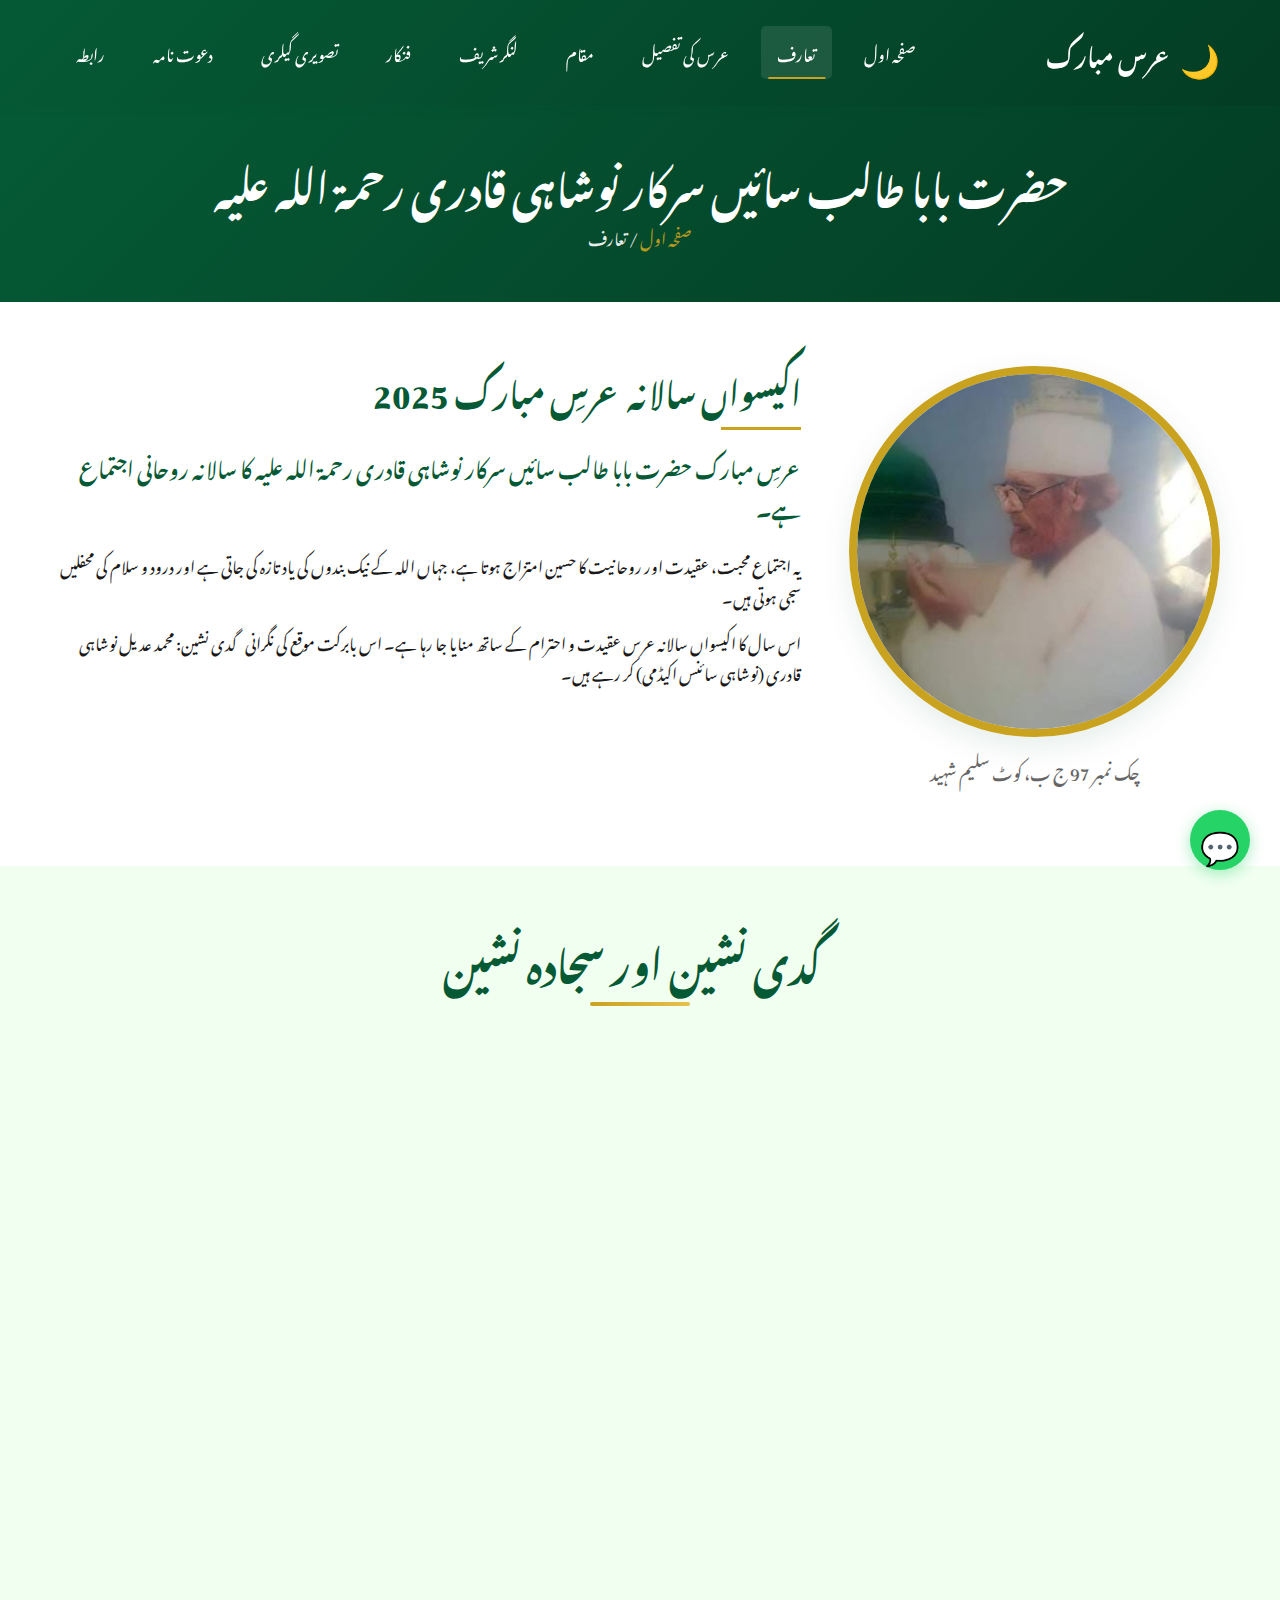
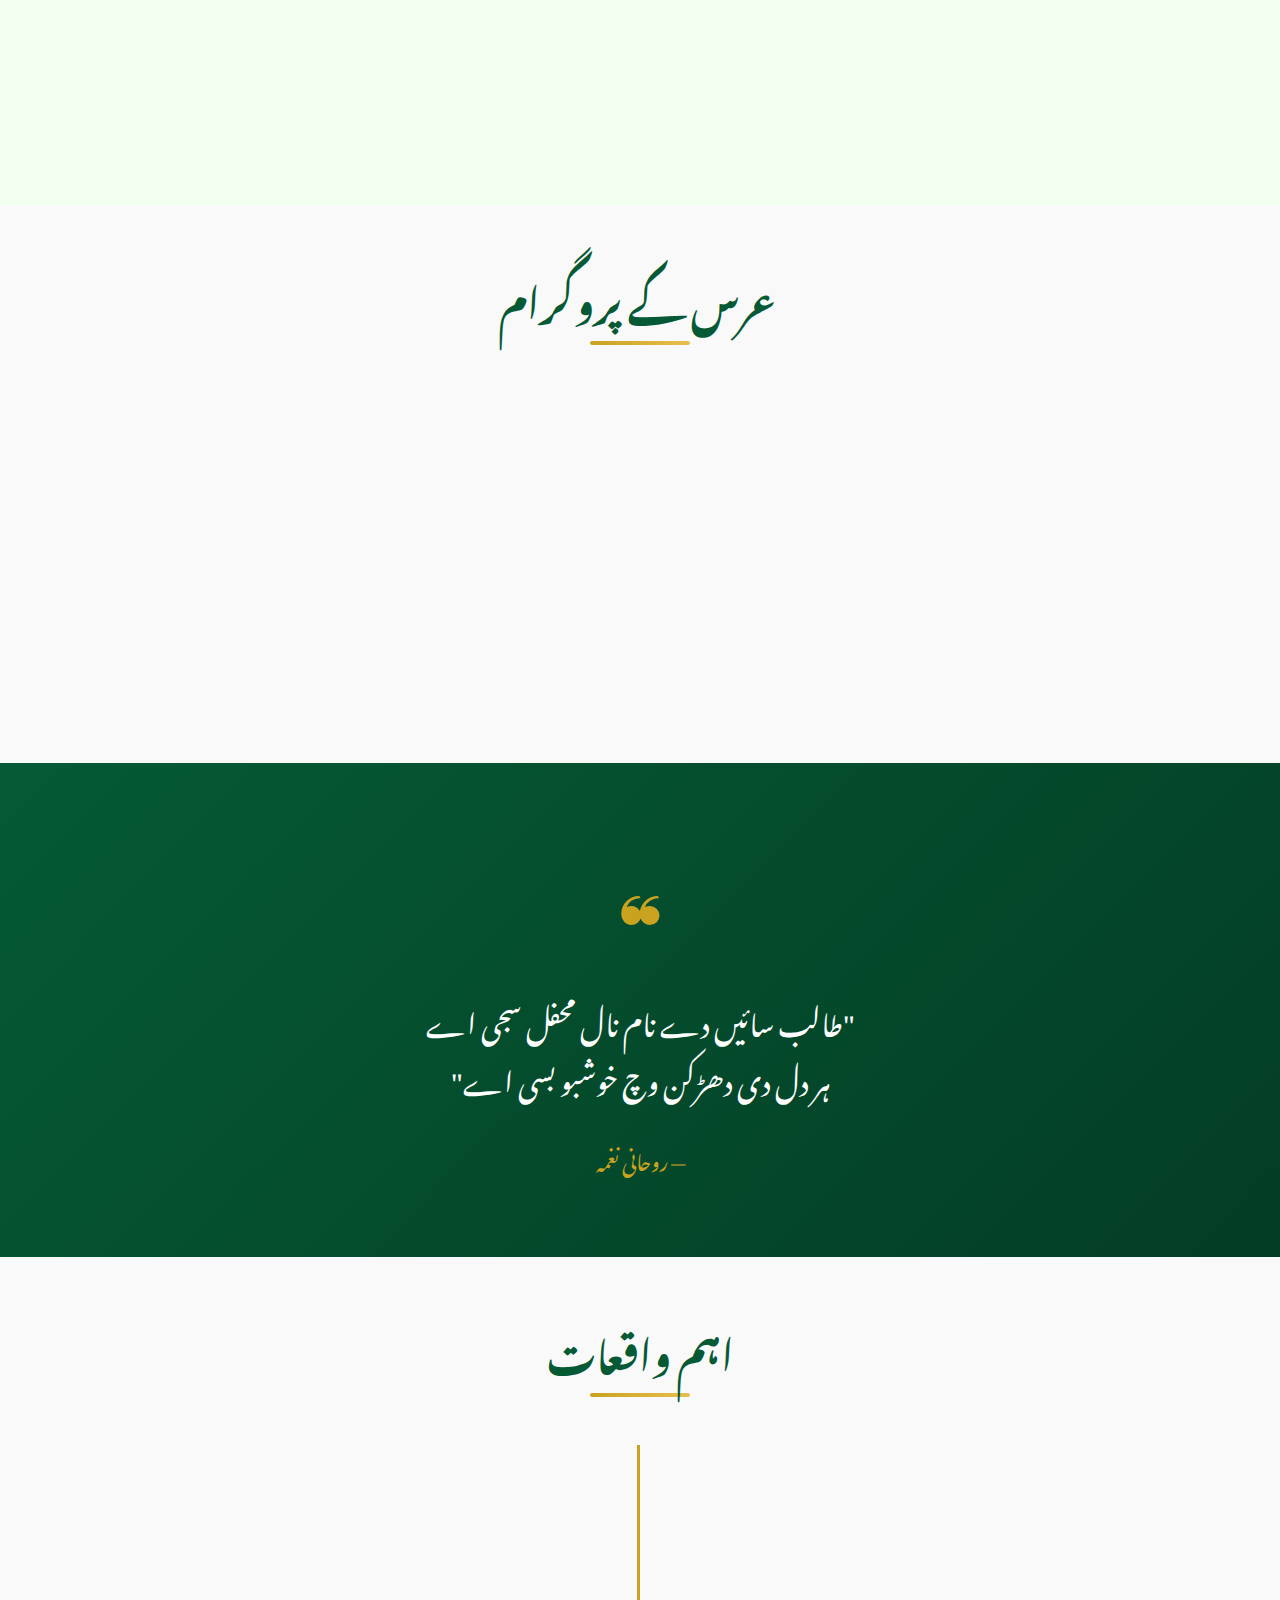
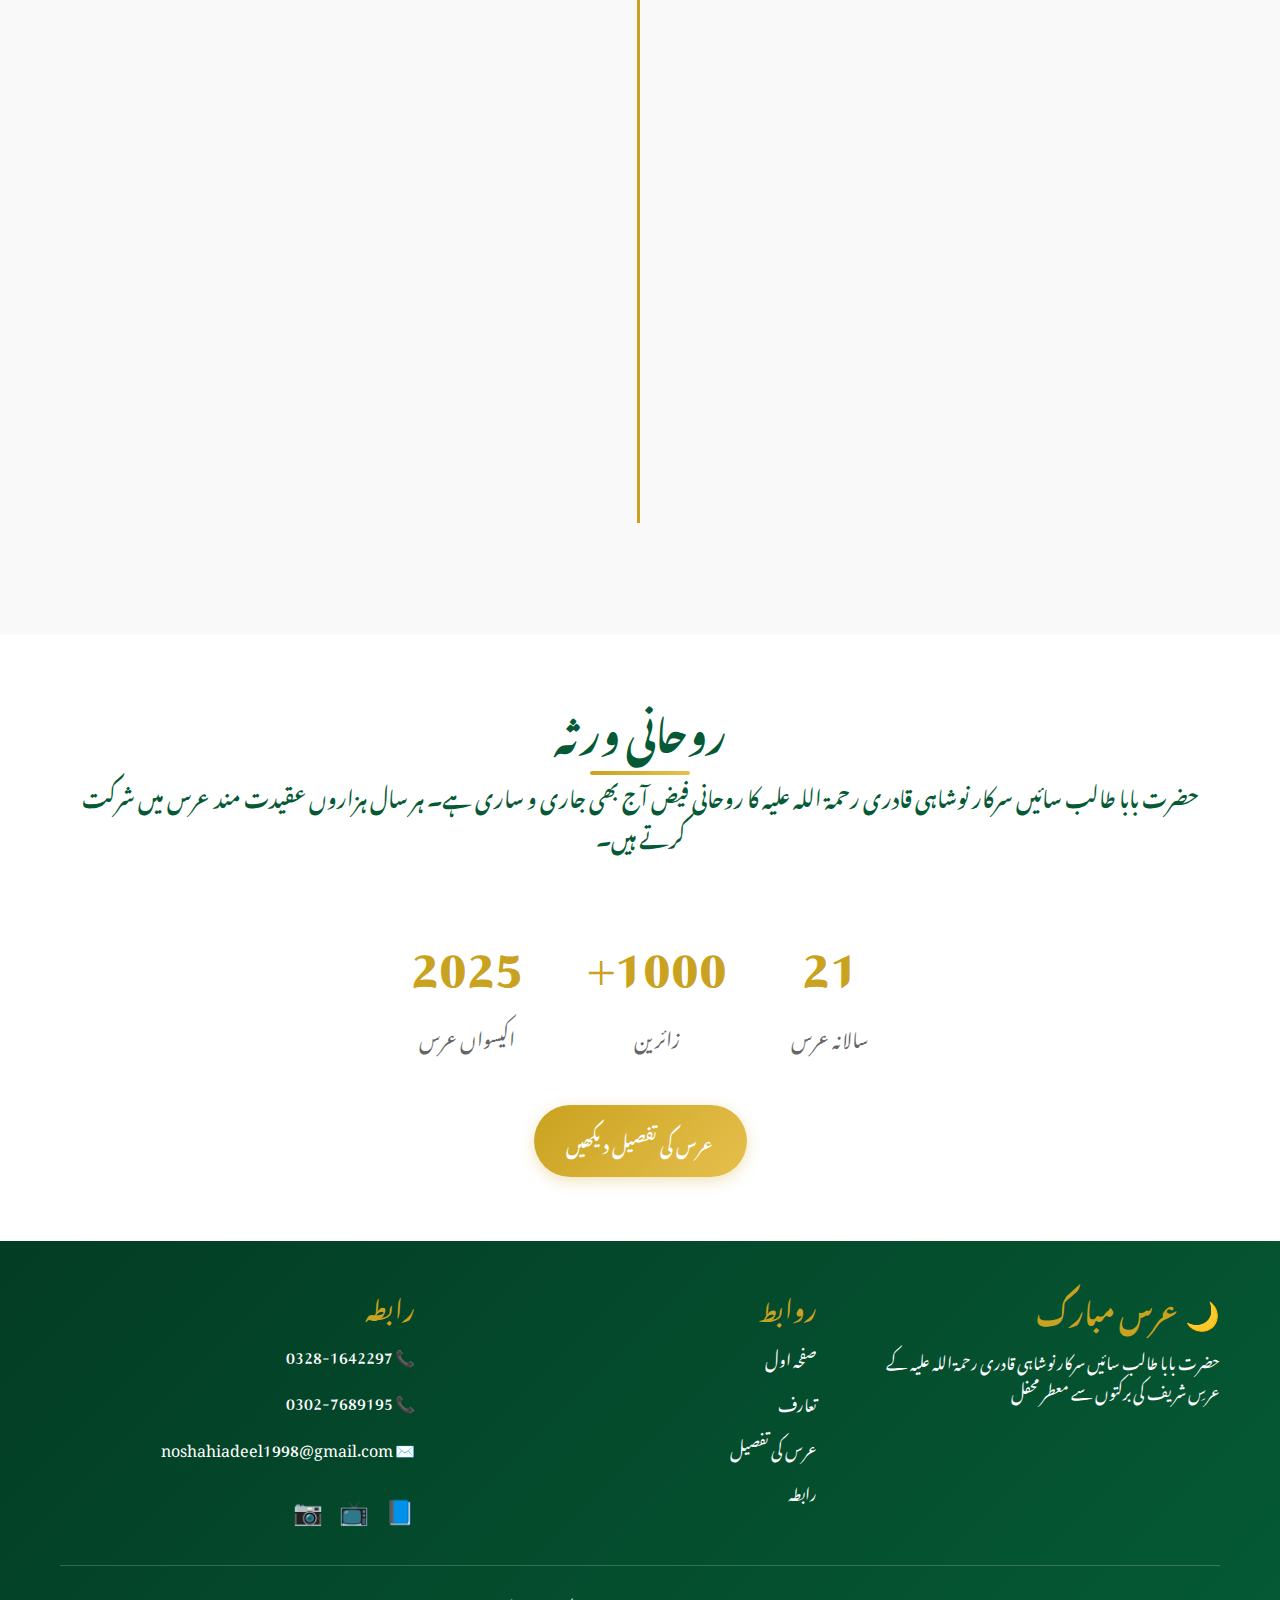
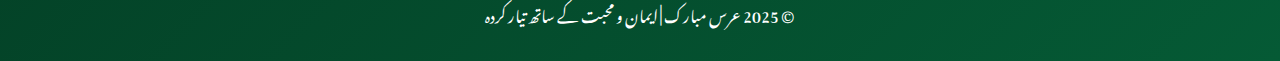
<file: about.html>
<!DOCTYPE html>
<html lang="ur" dir="rtl">
<head>
    <meta charset="UTF-8">
    <meta name="viewport" content="width=device-width, initial-scale=1.0">
    <meta name="description" content="حضرت داتا گنج بخش علی ہجویریؒ کے بارے میں معلومات">
    <title>🌙 عرس مبارک </title>
    <link rel="stylesheet" href="css/style.css">
    <link href="https://fonts.googleapis.com/css2?family=Noto+Nastaliq+Urdu:wght@400;700&display=swap" rel="stylesheet">
</head>
<body>
    <!-- Header / Navigation -->
    <header class="navbar" id="navbar">
        <div class="container">
            <div class="logo">
                <span class="logo-icon">🌙</span>
                <span class="logo-text">عرس مبارک</span>
            </div>
            <nav class="nav-menu" id="navMenu">
                <a href="index.html" class="nav-link">صفحہ اول</a>
                <a href="about.html" class="nav-link active">تعارف</a>
                <a href="urs-details.html" class="nav-link">عرس کی تفصیل</a>
                <a href="venue.html" class="nav-link">مقام</a>
                <a href="langar.html" class="nav-link">لنگر شریف</a>
                <a href="guests.html" class="nav-link">فنکار</a>
                <a href="gallery.html" class="nav-link">تصویری گیلری</a>
                <a href="invitation.html" class="nav-link">دعوت نامہ</a>
                <a href="contact.html" class="nav-link">رابطہ</a>
            </nav>
            <div class="menu-toggle" id="menuToggle">
                <span></span>
                <span></span>
                <span></span>
            </div>
        </div>
    </header>

    <!-- Page Header -->
    <section class="page-header">
        <div class="container">
            <h1 class="page-title">حضرت بابا طالب سائیں سرکار نوشاہی قادری رحمۃ اللہ علیہ</h1>
            <div class="breadcrumb">
                <a href="index.html">صفحہ اول</a> / <span>تعارف</span>
            </div>
        </div>
    </section>

    <!-- About Content -->
    <section class="about-section">
        <div class="container">
            <div class="about-content">
                <div class="about-image-section">
                    <div class="circular-image">
                        <img src="images/baba talib.jpg" alt="داتا دربار" onerror="this.src='https://via.placeholder.com/400x400/055a35/ffffff?text=داتا+دربار'">
                    </div>
                    <div class="image-caption">
                        <p>چک نمبر 97 ج ب، کوٹ سلیم شہید</p>
                    </div>
                </div>
                <div class="about-text-section">
                    <h2 class="content-title">اکیسواں سالانہ عرسِ مبارک 2025</h2>
                    <div class="golden-line"></div>
                    <p class="lead-text">
                        عرسِ مبارک حضرت بابا طالب سائیں سرکار نوشاہی قادری رحمۃ اللہ علیہ کا سالانہ روحانی اجتماع ہے۔
                    </p>
                    <p>
                        یہ اجتماع محبت، عقیدت اور روحانیت کا حسین امتزاج ہوتا ہے، جہاں اللہ کے نیک بندوں کی یاد تازہ کی جاتی ہے اور درود و سلام کی محفلیں سجی ہوتی ہیں۔
                    </p>
                    <p>
                        اس سال کا اکیسواں سالانہ عرس عقیدت و احترام کے ساتھ منایا جا رہا ہے۔ اس بابرکت موقع کی نگرانی گدی نشین: محمد عدیل نوشاہی قادری (نوشاہی سائنس اکیڈمی) کر رہے ہیں۔
                    </p>
                </div>
            </div>
        </div>
    </section>

    <!-- Gaddi Nasheen Section -->
    <section class="teachings-section">
        <div class="container">
            <div class="section-header">
                <h2 class="section-title">گدی نشین اور سجادہ نشین</h2>
                <div class="title-divider"></div>
            </div>
            <div class="teachings-grid" style="gap: 3rem;">
                <div class="teaching-card" style="grid-column: span 2; padding: 2.5rem;">
                    <div class="guest-image" style="margin-bottom: 1.5rem;">
                        <img src="images/baba khalil.jpg" alt="بابا خلیل" style="width: 180px; height: 180px; border-radius: 50%; object-fit: cover; object-position: center top; margin: 0 auto; display: block; border: 4px solid var(--primary-gold);">
                    </div>
                    <div class="teaching-icon" style="font-size: 2.5rem; margin-bottom: 1rem;">🕌</div>
                    <h3 style="font-size: 1.5rem; margin-bottom: 1rem;">گدی نشین: بزرگ محترم بابا محمد خلیل نوشاہی قادری صاحب</h3>
                    <p style="line-height: 1.8;">حضرت بابا طالب سائیں سرکار کے روحانی جانشین</p>
                    <p style="margin-top: 0.5rem;"><strong>کردار:</strong> روحانی رہنمائی</p>
                </div>
                <div class="teaching-card" style="grid-column: span 2; padding: 2.5rem;">
                    <div class="guest-image" style="margin-bottom: 1.5rem;">
                        <img src="images/adeel.jpg" alt="محمد عدیل نوشاہی قادری" style="width: 180px; height: 180px; border-radius: 50%; object-fit: cover; object-position: center 20%; margin: 0 auto; display: block; border: 4px solid var(--primary-gold);">
                    </div>
                    <div class="teaching-icon" style="font-size: 2.5rem; margin-bottom: 1rem;">📋</div>
                    <h3 style="font-size: 1.5rem; margin-bottom: 1rem;">سجادہ نشین: محمد عدیل نوشاہی قادری</h3>
                    <p style="line-height: 1.8;">بابا محمد خلیل نوشاہی قادری صاحب کے جانشین</p>
                    <p style="margin-top: 0.5rem;"><strong>رابطہ:</strong> 0328-1642297</p>
                </div>
            </div>
        </div>
    </section>

    <!-- Teachings Section -->
    <section class="teachings-section" style="background-color: var(--off-white);">
        <div class="container">
            <div class="section-header">
                <h2 class="section-title">عرس کے پروگرام</h2>
                <div class="title-divider"></div>
            </div>
            <div class="teachings-grid">
                <div class="teaching-card">
                    <div class="teaching-icon">🎵</div>
                    <h3>محفلِ راگ</h3>
                    <p>بعد از نمازِ ظہر - روحانی راگ اور کلام کی محفل</p>
                </div>
                <div class="teaching-card">
                    <div class="teaching-icon">📿</div>
                    <h3>محفلِ نعت</h3>
                    <p>بعد از نمازِ عصر - نعت خوانی اور مدحتِ رسول ﷺ کی محفل</p>
                </div>
                <div class="teaching-card">
                    <div class="teaching-icon">🍲</div>
                    <h3>لنگر شریف</h3>
                    <p>بعد از نمازِ مغرب - تمام زائرین کے لیے مفت کھانا</p>
                </div>
                <div class="teaching-card">
                    <div class="teaching-icon">🎤</div>
                    <h3>محفلِ سماع</h3>
                    <p>رات 9 بجے - قوالی اور نعت خوانی کی محفل</p>
                </div>
                
            </div>
        </div>
    </section>

    <!-- Quote Section -->
    <section class="quote-section">
        <div class="container">
            <div class="quote-box">
                <div class="quote-icon">❝</div>
                <p class="quote-text">
                    "طالب سائیں دے نام نال محفل سجی اے<br>
                    ہر دل دی دھڑکن وچ خوشبو بسی اے"
                </p>
                <p class="quote-author">— روحانی نغمہ</p>
            </div>
        </div>
    </section>

    <!-- Timeline Section -->
    <section class="timeline-section">
        <div class="container">
            <div class="section-header">
                <h2 class="section-title">اہم واقعات</h2>
                <div class="title-divider"></div>
            </div>
            <div class="timeline">
                <div class="timeline-item">
                    <div class="timeline-marker"></div>
                    <div class="timeline-content">
                        <h3>2005</h3>
                        <p>پہلا سالانہ عرس — روحانی محفل کا آغاز</p>
                    </div>
                </div>
                <div class="timeline-item">
                    <div class="timeline-marker"></div>
                    <div class="timeline-content">
                        <h3>2015</h3>
                        <p>دسواں سالانہ عرس — بڑے پیمانے پر اجتماع</p>
                    </div>
                </div>
                <div class="timeline-item">
                    <div class="timeline-marker"></div>
                    <div class="timeline-content">
                        <h3>2020</h3>
                        <p>پندرہواں سالانہ عرس — لنگر شریف کی توسیع</p>
                    </div>
                </div>
                <div class="timeline-item">
                    <div class="timeline-marker"></div>
                    <div class="timeline-content">
                        <h3>2025</h3>
                        <p>اکیسواں سالانہ عرس — 16 اکتوبر 2025</p>
                    </div>
                </div>
            </div>
        </div>
    </section>

    <!-- Legacy Section -->
    <section class="legacy-section">
        <div class="container">
            <div class="legacy-content">
                <h2 class="section-title">روحانی ورثہ</h2>
                <div class="title-divider"></div>
                <p class="lead-text">
                    حضرت بابا طالب سائیں سرکار نوشاہی قادری رحمۃ اللہ علیہ کا روحانی فیض آج بھی جاری و ساری ہے۔ ہر سال ہزاروں عقیدت مند عرس میں شرکت کرتے ہیں۔
                </p>
                <div class="legacy-stats">
                    <div class="stat-item">
                        <div class="stat-number">21</div>
                        <div class="stat-label">سالانہ عرس</div>
                    </div>
                    <div class="stat-item">
                        <div class="stat-number">1000+</div>
                        <div class="stat-label">زائرین</div>
                    </div>
                    <div class="stat-item">
                        <div class="stat-number">2025</div>
                        <div class="stat-label">اکیسواں عرس</div>
                    </div>
                </div>
                <div class="text-center">
                    <a href="urs-details.html" class="btn-primary">عرس کی تفصیل دیکھیں</a>
                </div>
            </div>
        </div>
    </section>

    <!-- Footer -->
    <footer class="footer">
        <div class="container">
            <div class="footer-content">
                <div class="footer-section">
                    <h3>🌙 عرس مبارک</h3>
                    <p>حضرت بابا طالب سائیں سرکار نوشاہی قادری رحمۃ اللہ علیہ کے عرسِ شریف کی برکتوں سے معطر محفل</p>
                </div>
                <div class="footer-section">
                    <h4>روابط</h4>
                    <ul class="footer-links">
                        <li><a href="index.html">صفحہ اول</a></li>
                        <li><a href="about.html">تعارف</a></li>
                        <li><a href="urs-details.html">عرس کی تفصیل</a></li>
                        <li><a href="contact.html">رابطہ</a></li>
                    </ul>
                </div>
                <div class="footer-section">
                    <h4>رابطہ</h4>
                    <p>📞 0328-1642297</p>
                    <p>📞 0302-7689195</p>
                    <p>✉️ noshahiadeel1998@gmail.com</p>
                    <div class="social-icons">
                        <a href="https://www.tiktok.com/@noshahi_media_97?_t=ZS-90ZbXQawfYn&_r=1" class="social-icon">📘</a>
                        <a href="https://www.youtube.com/@Noshahi_Media_97" class="social-icon">📺</a>
                        <a href="https://www.facebook.com/profile.php?id=61567039846702" class="social-icon">📷</a>
                    </div>
                </div>
            </div>
            <div class="footer-bottom">
                <p>© 2025 عرس مبارک | ایمان و محبت کے ساتھ تیار کردہ</p>
            </div>
        </div>
    </footer>

    <!-- Scroll to Top Button -->
    <button class="scroll-top" id="scrollTop">↑</button>

    <!-- WhatsApp Button -->
    <a href="https://wa.me/923001234567" class="whatsapp-btn" target="_blank">
        <span class="whatsapp-icon">💬</span>
    </a>

    <script src="js/script.js"></script>
</body>
</html>
</file>
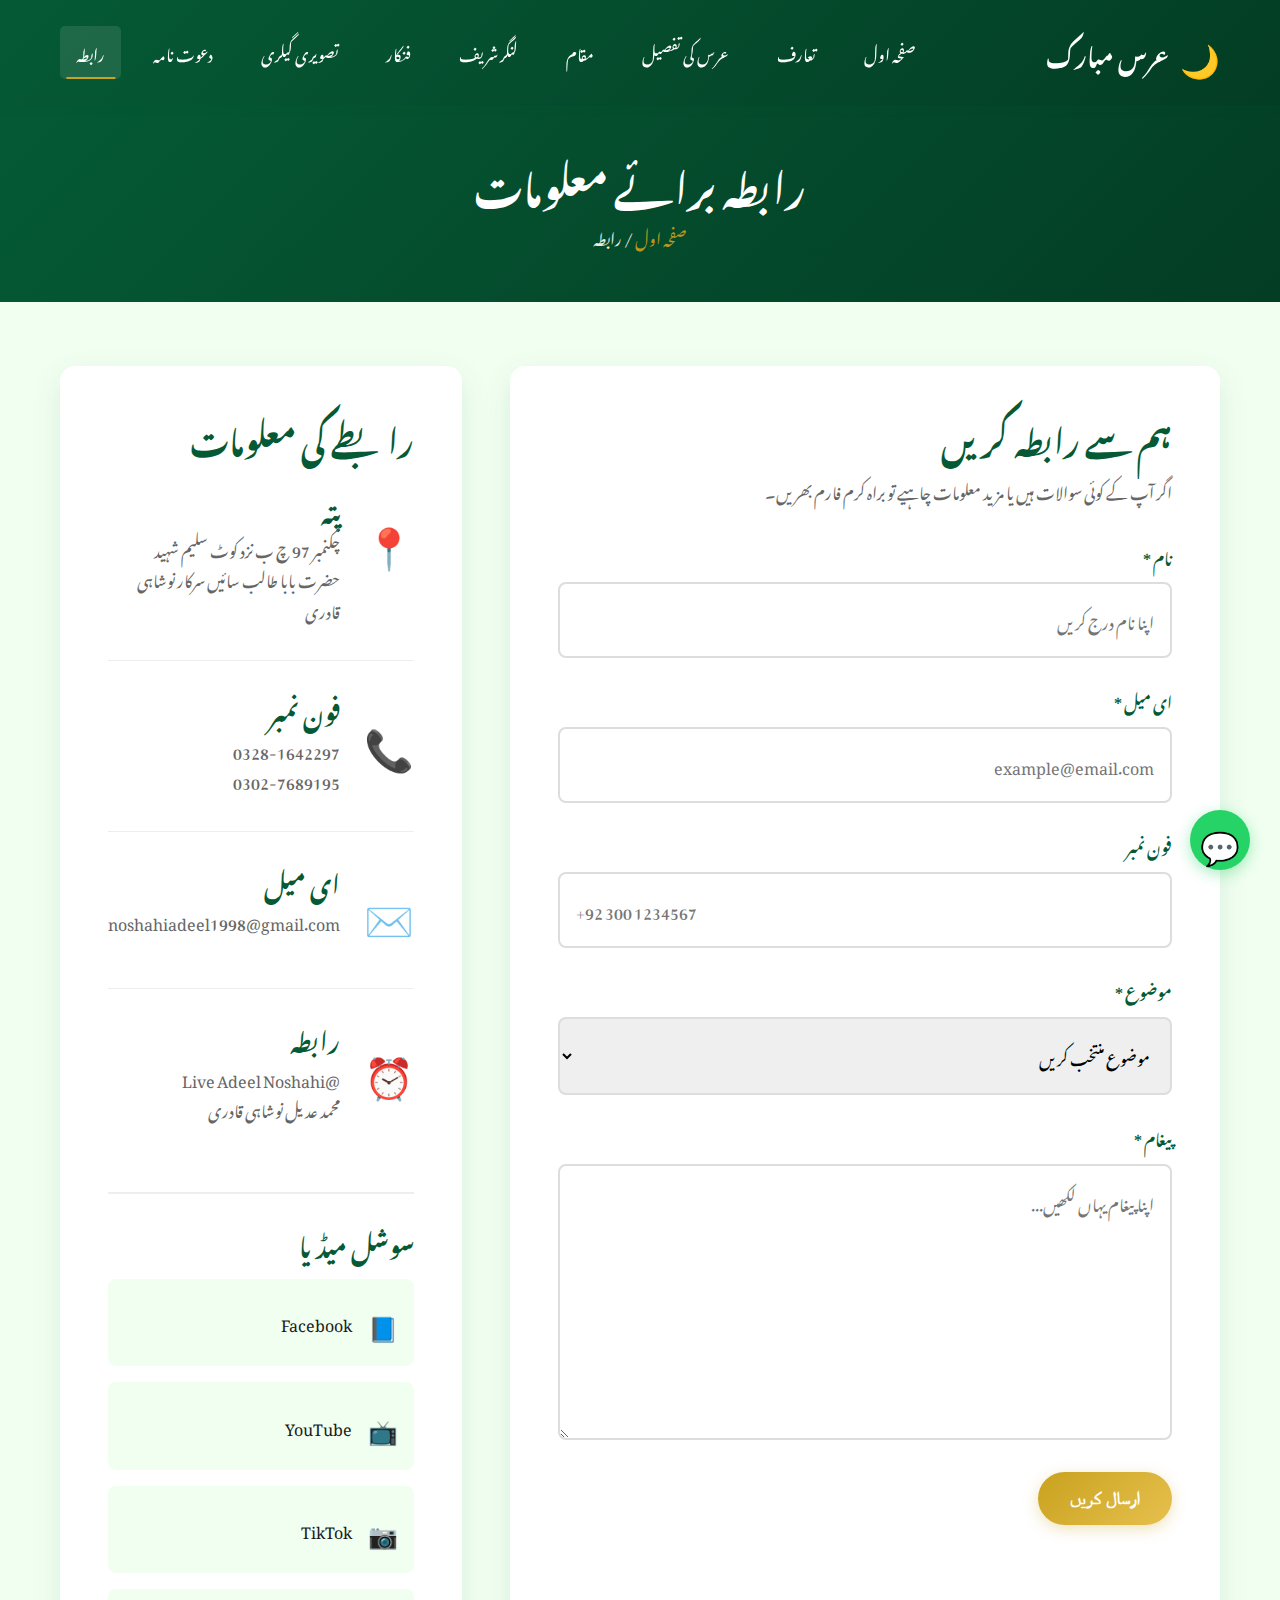
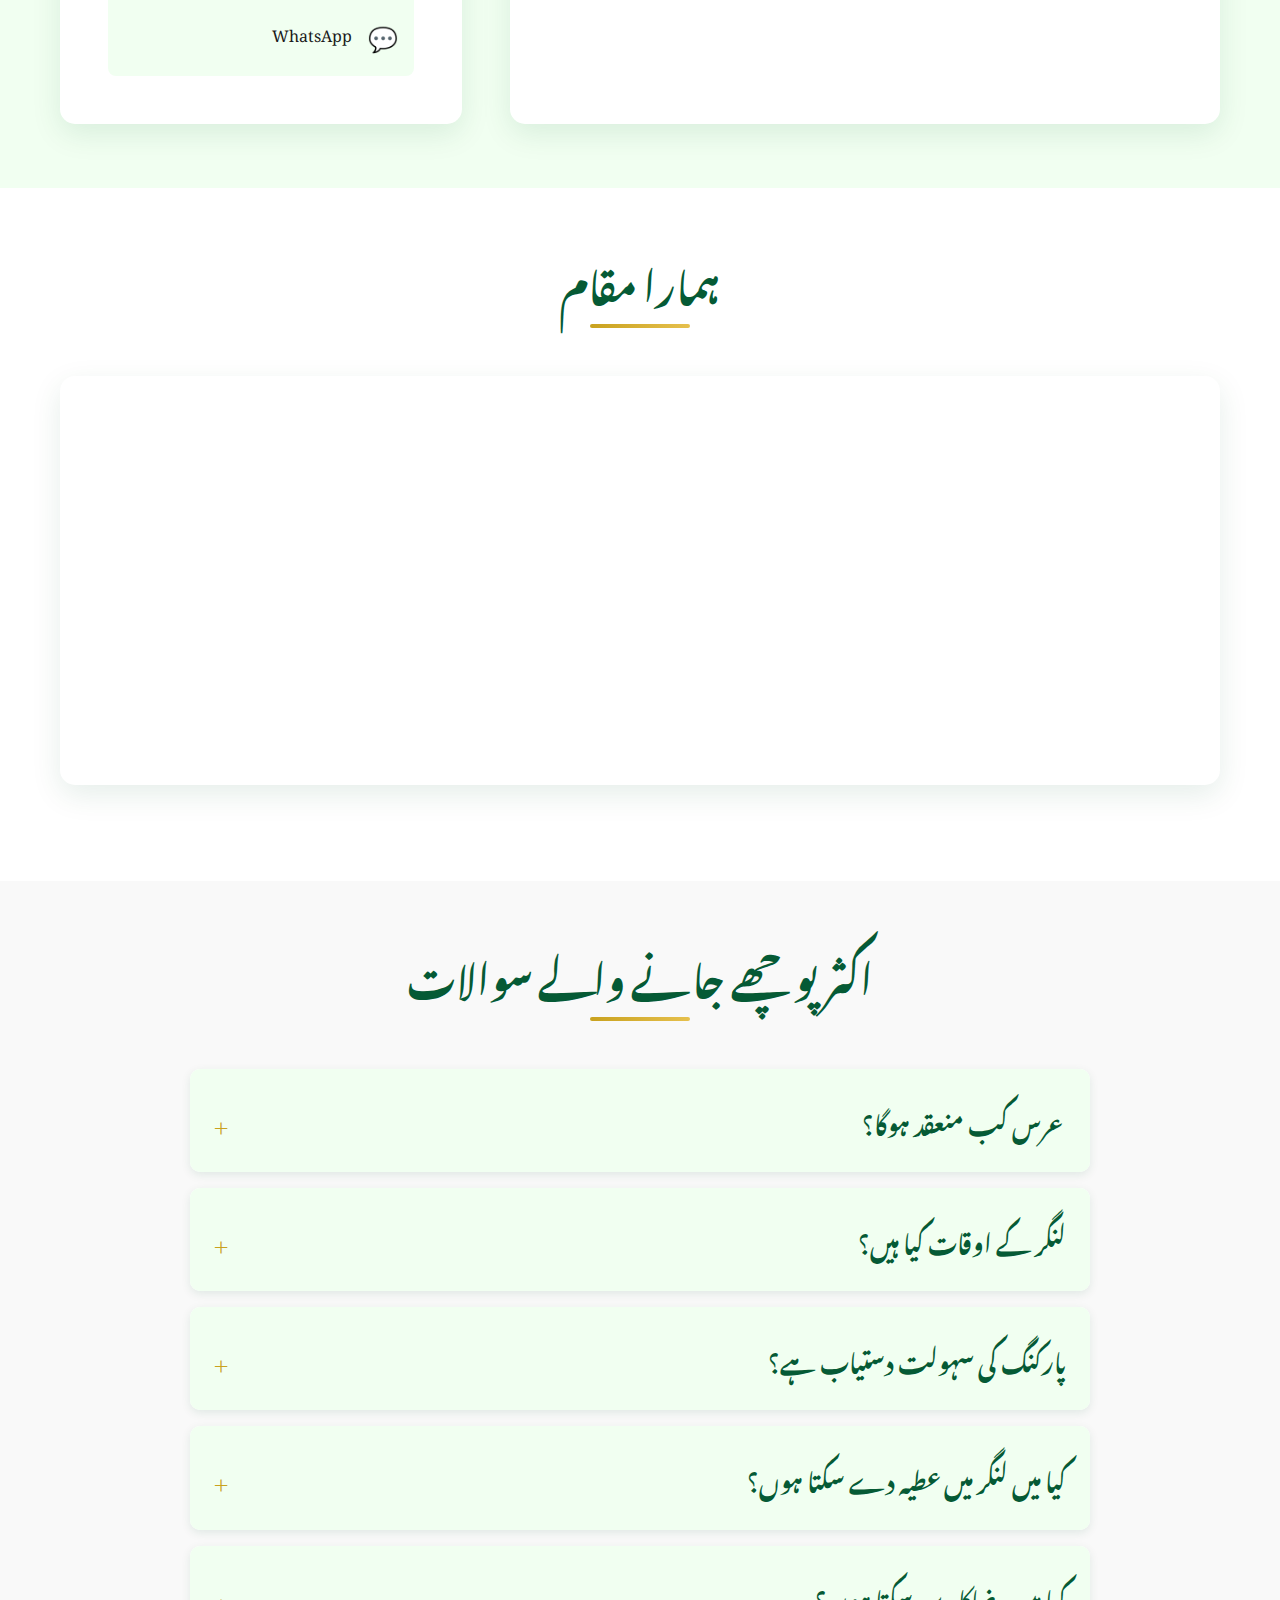
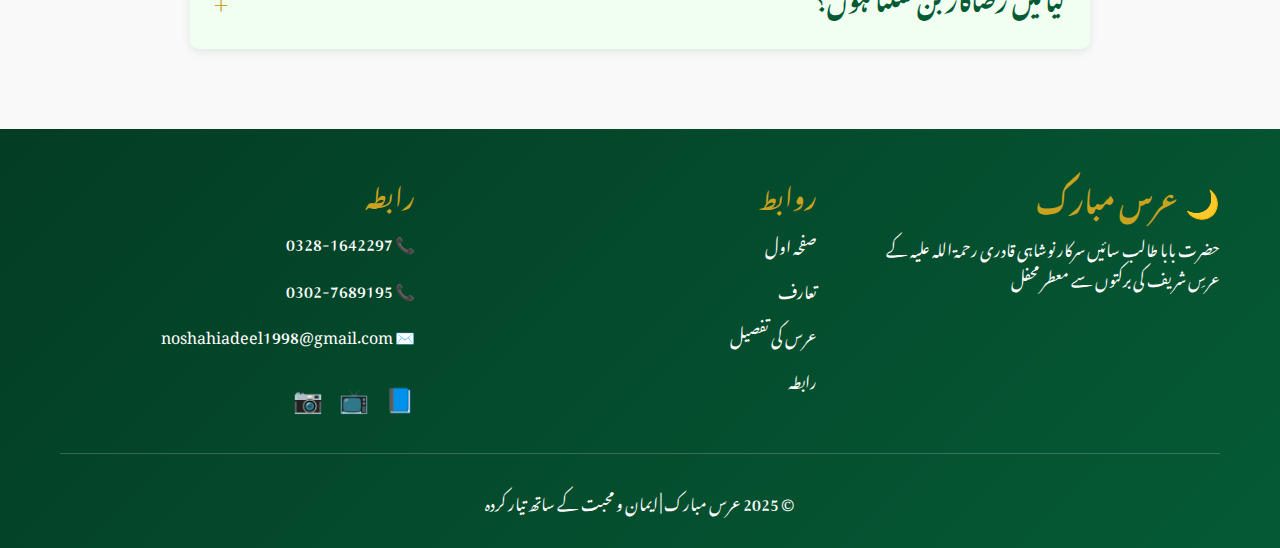
<file: contact.html>
<!DOCTYPE html>
<html lang="ur" dir="rtl">
<head>
    <meta charset="UTF-8">
    <meta name="viewport" content="width=device-width, initial-scale=1.0">
    <meta name="description" content="رابطہ برائے معلومات - عرس مبارک">
    <title>🌙 عرس مبارک </title>
    <link rel="stylesheet" href="css/style.css">
    <link href="https://fonts.googleapis.com/css2?family=Noto+Nastaliq+Urdu:wght@400;700&display=swap" rel="stylesheet">
</head>
<body>
    <!-- Header / Navigation -->
    <header class="navbar" id="navbar">
        <div class="container">
            <div class="logo">
                <span class="logo-icon">🌙</span>
                <span class="logo-text">عرس مبارک</span>
            </div>
            <nav class="nav-menu" id="navMenu">
                <a href="index.html" class="nav-link">صفحہ اول</a>
                <a href="about.html" class="nav-link">تعارف</a>
                <a href="urs-details.html" class="nav-link">عرس کی تفصیل</a>
                <a href="venue.html" class="nav-link">مقام</a>
                <a href="langar.html" class="nav-link">لنگر شریف</a>
                <a href="guests.html" class="nav-link">فنکار</a>
                <a href="gallery.html" class="nav-link">تصویری گیلری</a>
                <a href="invitation.html" class="nav-link">دعوت نامہ</a>
                <a href="contact.html" class="nav-link active">رابطہ</a>
            </nav>
            <div class="menu-toggle" id="menuToggle">
                <span></span>
                <span></span>
                <span></span>
            </div>
        </div>
    </header>

    <!-- Page Header -->
    <section class="page-header">
        <div class="container">
            <h1 class="page-title">رابطہ برائے معلومات</h1>
            <div class="breadcrumb">
                <a href="index.html">صفحہ اول</a> / <span>رابطہ</span>
            </div>
        </div>
    </section>

    <!-- Contact Section -->
    <section class="contact-section">
        <div class="container">
            <div class="contact-content">
                <!-- Contact Form -->
                <div class="contact-form-container">
                    <h2>ہم سے رابطہ کریں</h2>
                    <p class="form-intro">اگر آپ کے کوئی سوالات ہیں یا مزید معلومات چاہیے تو براہ کرم فارم بھریں۔</p>
                    <form class="contact-form" id="contactForm">
                        <div class="form-group">
                            <label for="name">نام *</label>
                            <input type="text" id="name" name="name" required placeholder="اپنا نام درج کریں">
                        </div>
                        <div class="form-group">
                            <label for="email">ای میل *</label>
                            <input type="email" id="email" name="email" required placeholder="example@email.com">
                        </div>
                        <div class="form-group">
                            <label for="phone">فون نمبر</label>
                            <input type="tel" id="phone" name="phone" placeholder="+92 300 1234567">
                        </div>
                        <div class="form-group">
                            <label for="subject">موضوع *</label>
                            <select id="subject" name="subject" required>
                                <option value="">موضوع منتخب کریں</option>
                                <option value="general">عمومی معلومات</option>
                                <option value="urs">عرس کی تفصیلات</option>
                                <option value="langar">لنگر شریف</option>
                                <option value="venue">مقام کی معلومات</option>
                                <option value="donation">عطیہ / چندہ</option>
                                <option value="volunteer">رضاکارانہ خدمت</option>
                                <option value="other">دیگر</option>
                            </select>
                        </div>
                        <div class="form-group">
                            <label for="message">پیغام *</label>
                            <textarea id="message" name="message" rows="6" required placeholder="اپنا پیغام یہاں لکھیں..."></textarea>
                        </div>
                        <button type="submit" class="btn-primary">ارسال کریں</button>
                    </form>
                </div>

                <!-- Contact Information -->
                <div class="contact-info-container">
                    <h2>رابطے کی معلومات</h2>
                    <div class="contact-info-items">
                        <div class="contact-info-item">
                            <div class="contact-icon">📍</div>
                            <div class="contact-details">
                                <h4>پتہ</h4>
                                <p>چکنمبر 97 چ ب نزد کوٹ سلیم شہید<br>حضرت بابا طالب سائیں سرکار نوشاہی قادری</p>
                            </div>
                        </div>
                        <div class="contact-info-item">
                            <div class="contact-icon">📞</div>
                            <div class="contact-details">
                                <h4>فون نمبر</h4>
                                <p>0328-1642297<br>0302-7689195</p>
                            </div>
                        </div>
                        <div class="contact-info-item">
                            <div class="contact-icon">✉️</div>
                            <div class="contact-details">
                                <h4>ای میل</h4>
                                <p>noshahiadeel1998@gmail.com</p>
                            </div>
                        </div>
                        <div class="contact-info-item">
                            <div class="contact-icon">⏰</div>
                            <div class="contact-details">
                                <h4>رابطہ</h4>
                                <p>@Live Adeel Noshahi<br>محمد عدیل نوشاہی قادری</p>
                            </div>
                        </div>
                    </div>

                    <!-- Social Media -->
                    <div class="social-media-section">
                        <h4 style="padding-bottom: 20px;">سوشل میڈیا</h4>
                        <div class="social-links">
                            <a href="https://www.facebook.com/profile.php?id=61567039846702" class="social-link facebook">
                                <span class="social-icon">📘</span>
                                <span>Facebook</span>
                            </a>
                            <a href="https://www.youtube.com/@Noshahi_Media_97" class="social-link youtube">
                                <span class="social-icon">📺</span>
                                <span>YouTube</span>
                            </a>
                            <a href="https://www.tiktok.com/@noshahi_media_97?_t=ZS-90ZbXQawfYn&_r=1" class="social-link instagram">
                                <span class="social-icon">📷</span>
                                <span>TikTok</span>
                            </a>
                            <a href="https://wa.me/923281642297" class="social-link whatsapp">
                                <span class="social-icon">💬</span>
                                <span>WhatsApp</span>
                            </a>
                        </div>
                    </div>
                </div>
            </div>
        </div>
    </section>

    <!-- Map Section -->
    <section class="contact-map-section">
        <div class="container">
            <div class="section-header">
                <h2 class="section-title">ہمارا مقام</h2>
                <div class="title-divider"></div>
            </div>
            <div class="map-container">
                <iframe 
                    src="https://www.google.com/maps/embed?pb=!1m14!1m8!1m3!1d3412.2632713057847!2d72.7397845!3d31.2134347!3m2!1i1024!2i768!4f13.1!3m3!1m2!1s0x392255bfd1187bdd%3A0x1f3358e57bb5650e!2sBaba%20Khalil%20Noshahi%20Sab!5e0!3m2!1sen!2s!4v1759952311013!5m2!1sen!2s"
                    width="100%" 
                    height="400" 
                    style="border:0;" 
                    allowfullscreen="" 
                    loading="lazy" 
                    referrerpolicy="no-referrer-when-downgrade">
                </iframe>
            </div>
        </div>
    </section>

    <!-- Event Posters Section -->
    <!-- <section class="posters-section">
        <div class="container">
            <div class="section-header">
                <h2 class="section-title">تشہیری پوسٹرز</h2>
                <div class="title-divider"></div>
                <p style="text-align: center; margin-top: 15px; font-size: 1.1rem;">عرس مبارک کی تفصیلات اور پروگرام</p>
            </div>
            <div class="posters-grid">
                <div class="poster-item">
                    <img src="images/post4.jpg" alt="عرس مبارک پوسٹر 1" class="poster-image">
                </div>
                <div class="poster-item">
                    <img src="images/post1.jpg" alt="عرس مبارک پوسٹر 2" class="poster-image">
                </div>
                <div class="poster-item">
                    <img src="images/post3.jpg" alt="عرس مبارک پوسٹر 3" class="poster-image">
                </div>
                <div class="poster-item">
                    <img src="images/post1.jpg" alt="عرس مبارک پوسٹر 4" class="poster-image">
                </div>
                <div class="poster-item">
                    <img src="images/post1.jpg" alt="عرس مبارک پوسٹر 5" class="poster-image">
                </div> 
                <div class="poster-item">
                    <img src="images/post1.jpg" alt="عرس مبارک پوسٹر 5" class="poster-image">
                </div>
            </div>
        </div>
    </section> -->

    <!-- FAQ Section -->
    <section class="faq-section">
        <div class="container">
            <div class="section-header">
                <h2 class="section-title">اکثر پوچھے جانے والے سوالات</h2>
                <div class="title-divider"></div>
            </div>
            <div class="faq-container">
                <div class="faq-item">
                    <div class="faq-question">
                        <h4>عرس کب منعقد ہوگا؟</h4>
                        <span class="faq-toggle">+</span>
                    </div>
                    <div class="faq-answer">
                        <p>عرسِ مبارک ۲۱ صفر المظفر ۱۴۴۷ ہجری بمطابق ۱۶ اکتوبر ۲۰۲۵ کو منعقد ہوگا۔</p>
                    </div>
                </div>
                <div class="faq-item">
                    <div class="faq-question">
                        <h4>لنگر کے اوقات کیا ہیں؟</h4>
                        <span class="faq-toggle">+</span>
                    </div>
                    <div class="faq-answer">
                        <p>لنگر شریف صبح ۹ بجے سے رات ۱۰ بجے تک جاری رہتا ہے۔ عرس کے دنوں میں ۲۴ گھنٹے کھلا رہتا ہے۔</p>
                    </div>
                </div>
                <!-- <div class="faq-item">
                    <div class="faq-question">
                        <h4>کیا خواتین کے لیے علیحدہ انتظام ہے؟</h4>
                        <span class="faq-toggle">+</span>
                    </div>
                    <div class="faq-answer">
                        <p>جی ہاں، خواتین کے لیے الگ سے محفوظ اور آرام دہ جگہ کا انتظام ہے۔</p>
                    </div>
                </div> -->
                <div class="faq-item">
                    <div class="faq-question">
                        <h4>پارکنگ کی سہولت دستیاب ہے؟</h4>
                        <span class="faq-toggle">+</span>
                    </div>
                    <div class="faq-answer">
                        <p>جی ہاں، وسیع پارکنگ ایریا اور سیکیورٹی کا مکمل انتظام موجود ہے۔</p>
                    </div>
                </div>
                <div class="faq-item">
                    <div class="faq-question">
                        <h4>کیا میں لنگر میں عطیہ دے سکتا ہوں؟</h4>
                        <span class="faq-toggle">+</span>
                    </div>
                    <div class="faq-answer">
                        <p>جی ہاں، آپ نقد رقم، اناج یا اپنی رضاکارانہ خدمات پیش کر سکتے ہیں۔ مزید معلومات کے لیے ہم سے رابطہ کریں۔</p>
                    </div>
                </div>
                <div class="faq-item">
                    <div class="faq-question">
                        <h4>کیا میں رضاکار بن سکتا ہوں؟</h4>
                        <span class="faq-toggle">+</span>
                    </div>
                    <div class="faq-answer">
                        <p>جی ہاں، ہم رضاکاروں کا خیرمقدم کرتے ہیں۔ براہ کرم اوپر دیے گئے فارم کے ذریعے ہم سے رابطہ کریں۔</p>
                    </div>
                </div>
            </div>
        </div>
    </section>

    <!-- Emergency Contacts -->
    <!-- <section class="emergency-section">
        <div class="container">
            <div class="emergency-box">
                <h3>🚨 ہنگامی رابطے</h3>
                <div class="emergency-contacts">
                    <div class="emergency-item">
                        <strong>ایمبولینس:</strong> 1122
                    </div>
                    <div class="emergency-item">
                        <strong>پولیس:</strong> 15
                    </div>
                    <div class="emergency-item">
                        <strong>میڈیکل کیمپ:</strong> +92 300 9876543
                    </div>
                    <div class="emergency-item">
                        <strong>سیکیورٹی:</strong> +92 300 1111222
                    </div>
                </div>
            </div>
        </div>
    </section> -->

    <!-- Footer -->
    <footer class="footer">
        <div class="container">
            <div class="footer-content">
                <div class="footer-section">
                    <h3>🌙 عرس مبارک</h3>
                    <p>حضرت بابا طالب سائیں سرکار نوشاہی قادری رحمۃ اللہ علیہ کے عرسِ شریف کی برکتوں سے معطر محفل</p>
                </div>
                <div class="footer-section">
                    <h4>روابط</h4>
                    <ul class="footer-links">
                        <li><a href="index.html">صفحہ اول</a></li>
                        <li><a href="about.html">تعارف</a></li>
                        <li><a href="urs-details.html">عرس کی تفصیل</a></li>
                        <li><a href="contact.html">رابطہ</a></li>
                    </ul>
                </div>
                <div class="footer-section">
                    <h4>رابطہ</h4>
                    <p>📞 0328-1642297</p>
                    <p>📞 0302-7689195</p>
                    <p>✉️ noshahiadeel1998@gmail.com</p>
                    <div class="social-icons">
                        <a href="https://www.tiktok.com/@noshahi_media_97?_t=ZS-90ZbXQawfYn&_r=1" class="social-icon">📘</a>
                        <a href="https://www.youtube.com/@Noshahi_Media_97" class="social-icon">📺</a>
                        <a href="https://www.facebook.com/profile.php?id=61567039846702" class="social-icon">📷</a>
                    </div>
                </div>
            </div>
            <div class="footer-bottom">
                <p>© 2025 عرس مبارک | ایمان و محبت کے ساتھ تیار کردہ</p>
            </div>
        </div>
    </footer>

    <!-- Scroll to Top Button -->
    <button class="scroll-top" id="scrollTop">↑</button>

    <!-- WhatsApp Button -->
    <a href="https://wa.me/923001234567" class="whatsapp-btn" target="_blank">
        <span class="whatsapp-icon">💬</span>
    </a>

    <script src="js/script.js"></script>
</body>
</html>
</file>
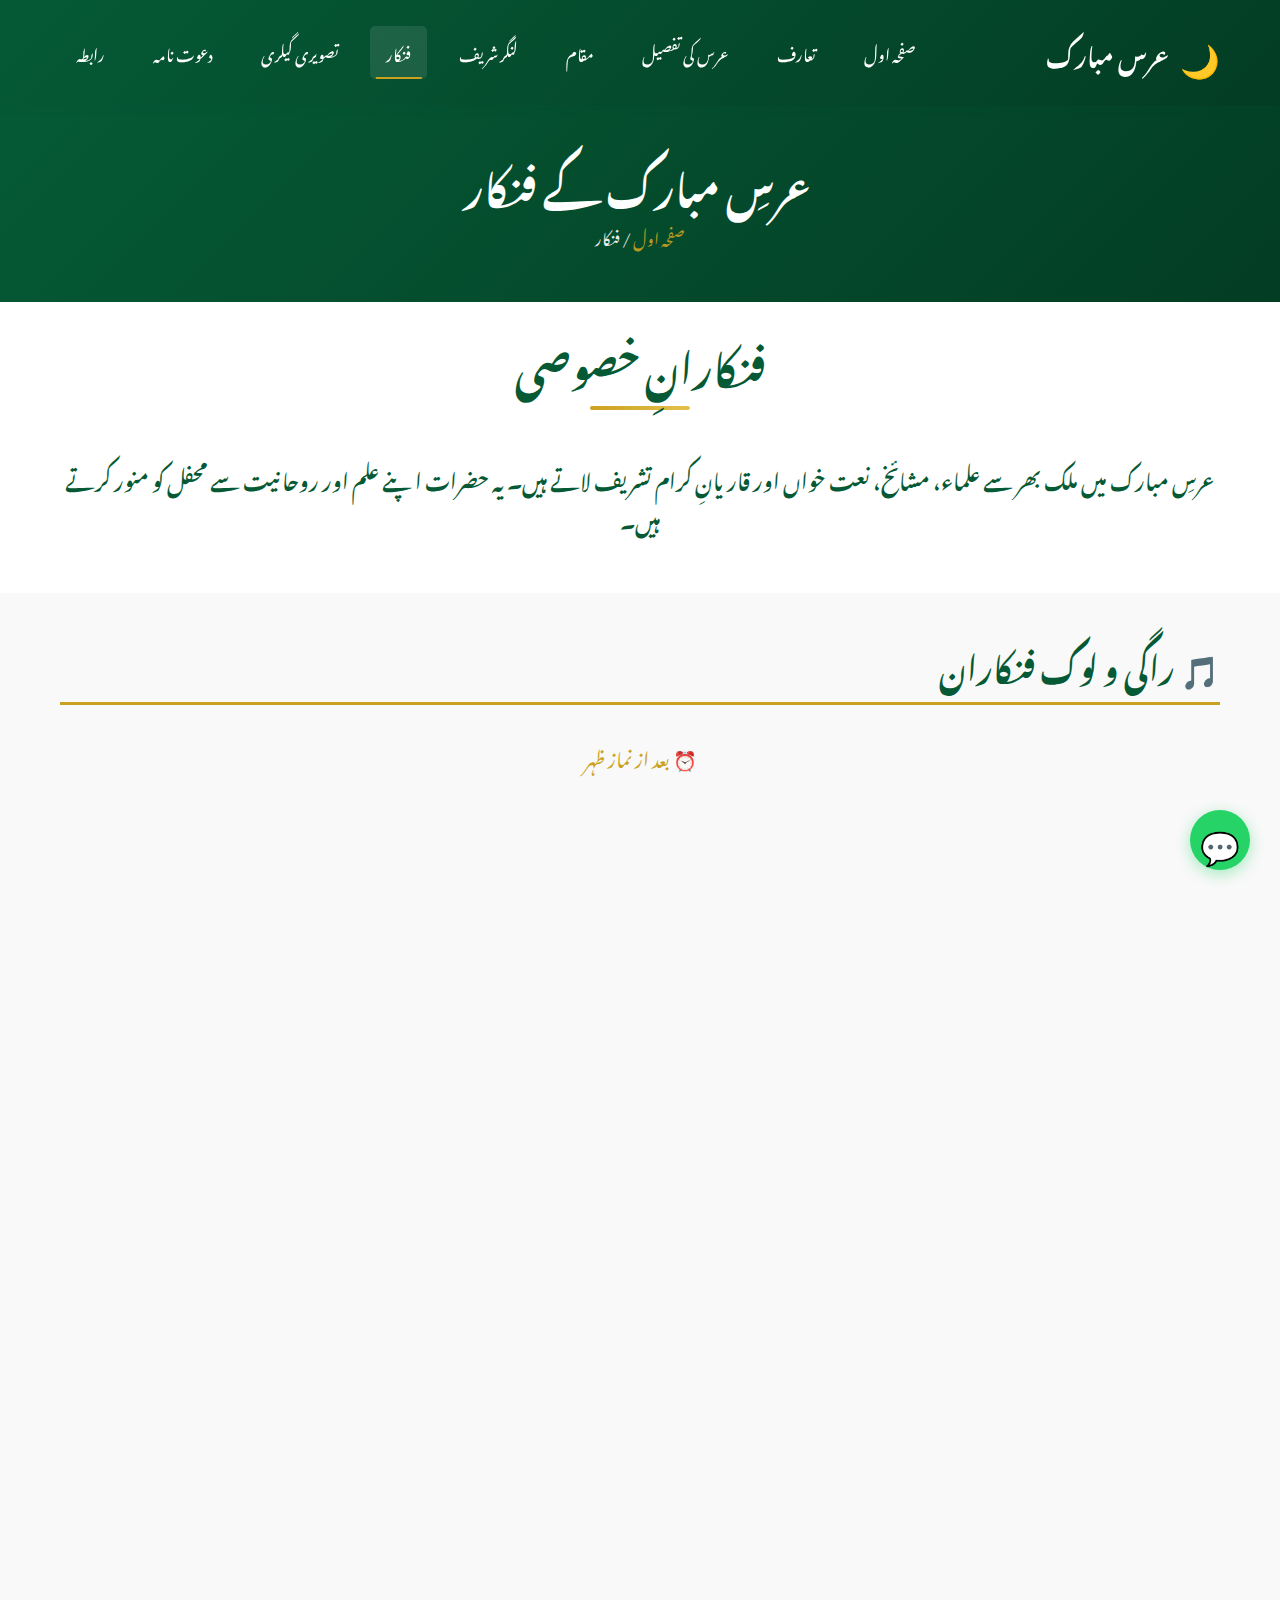
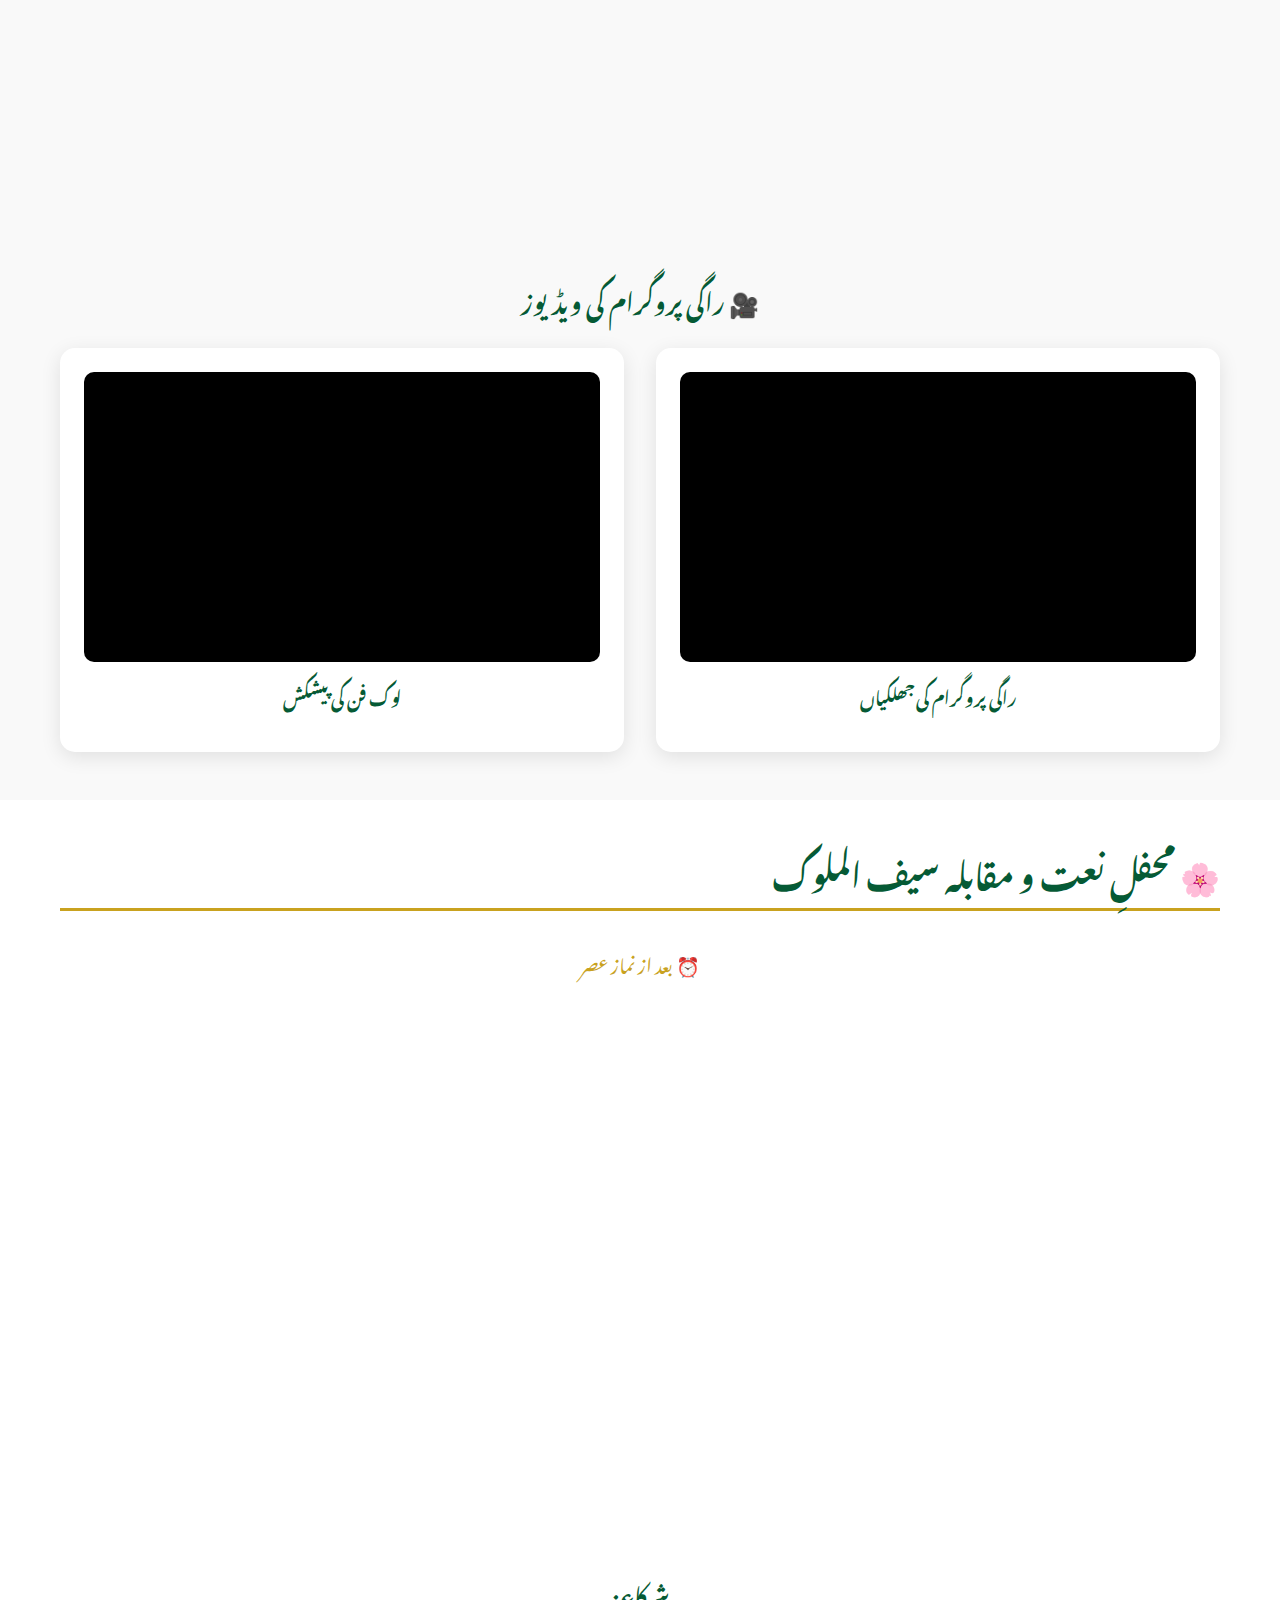
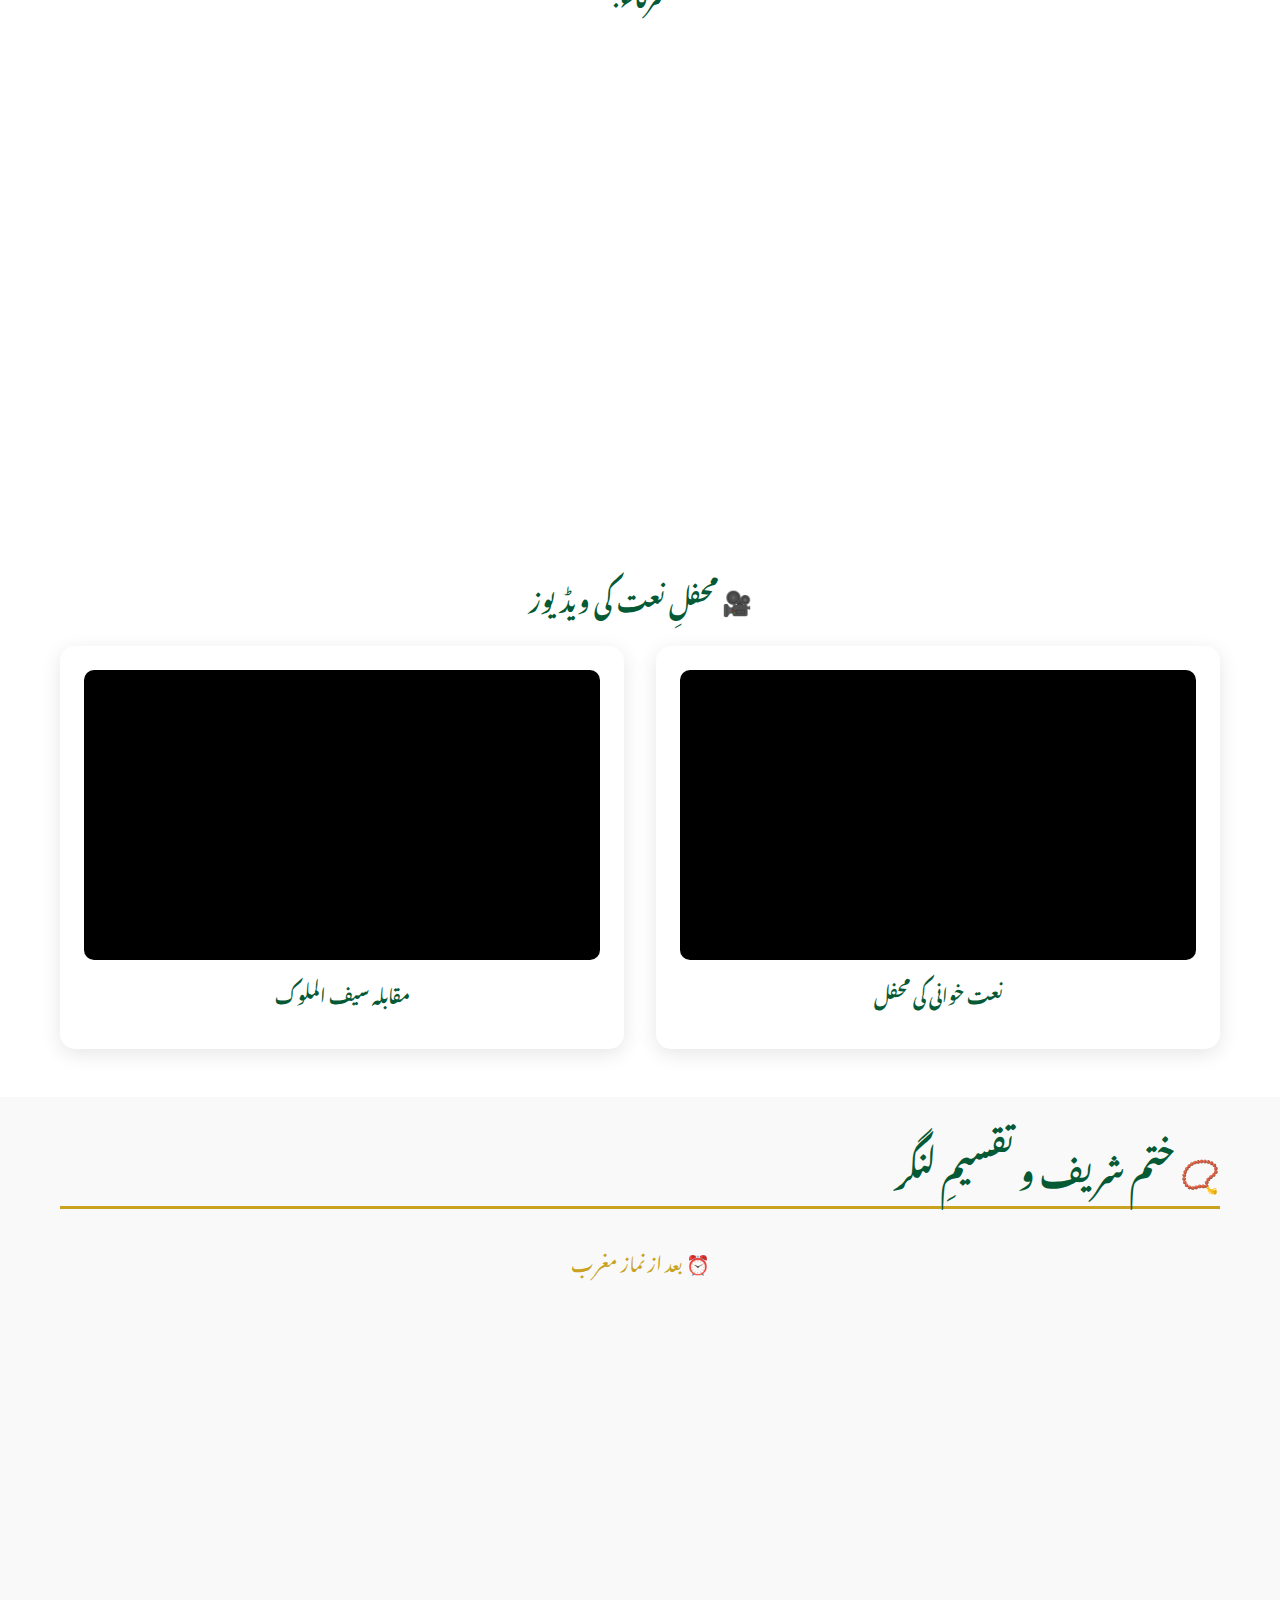
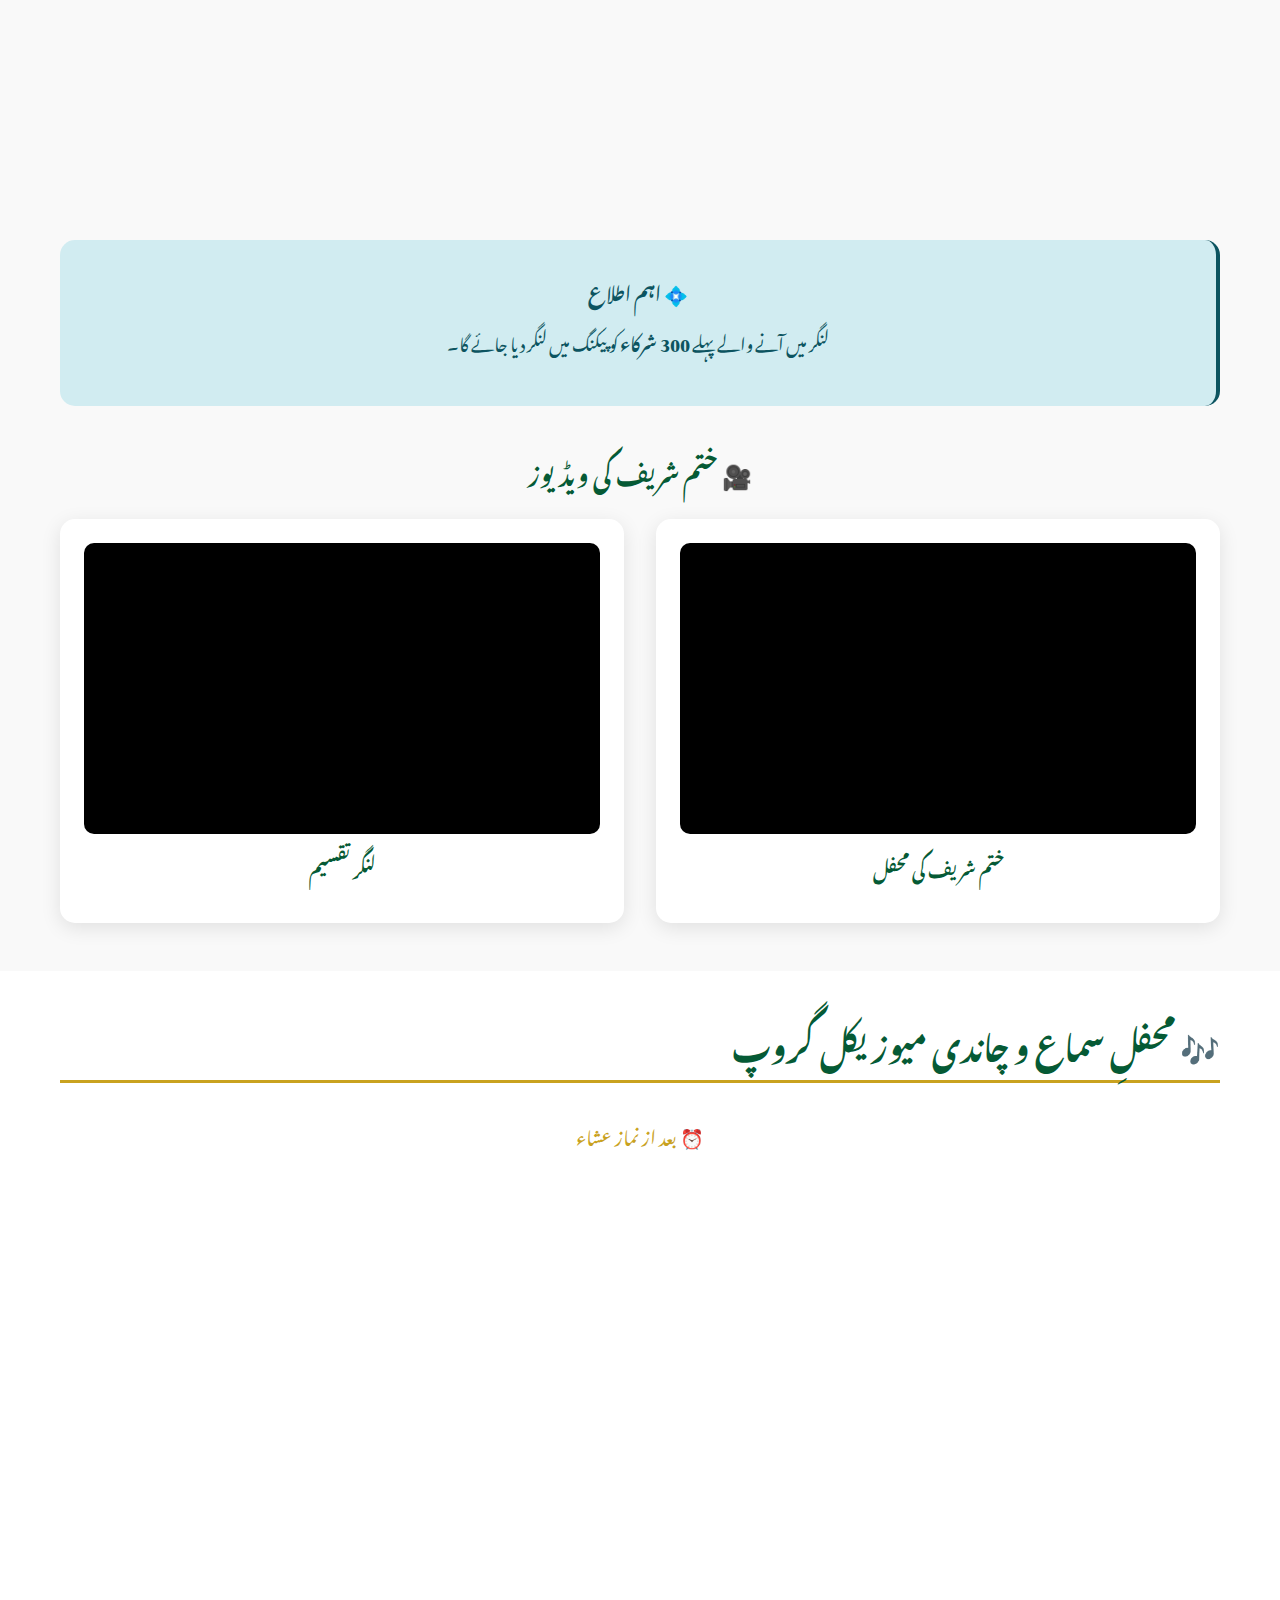
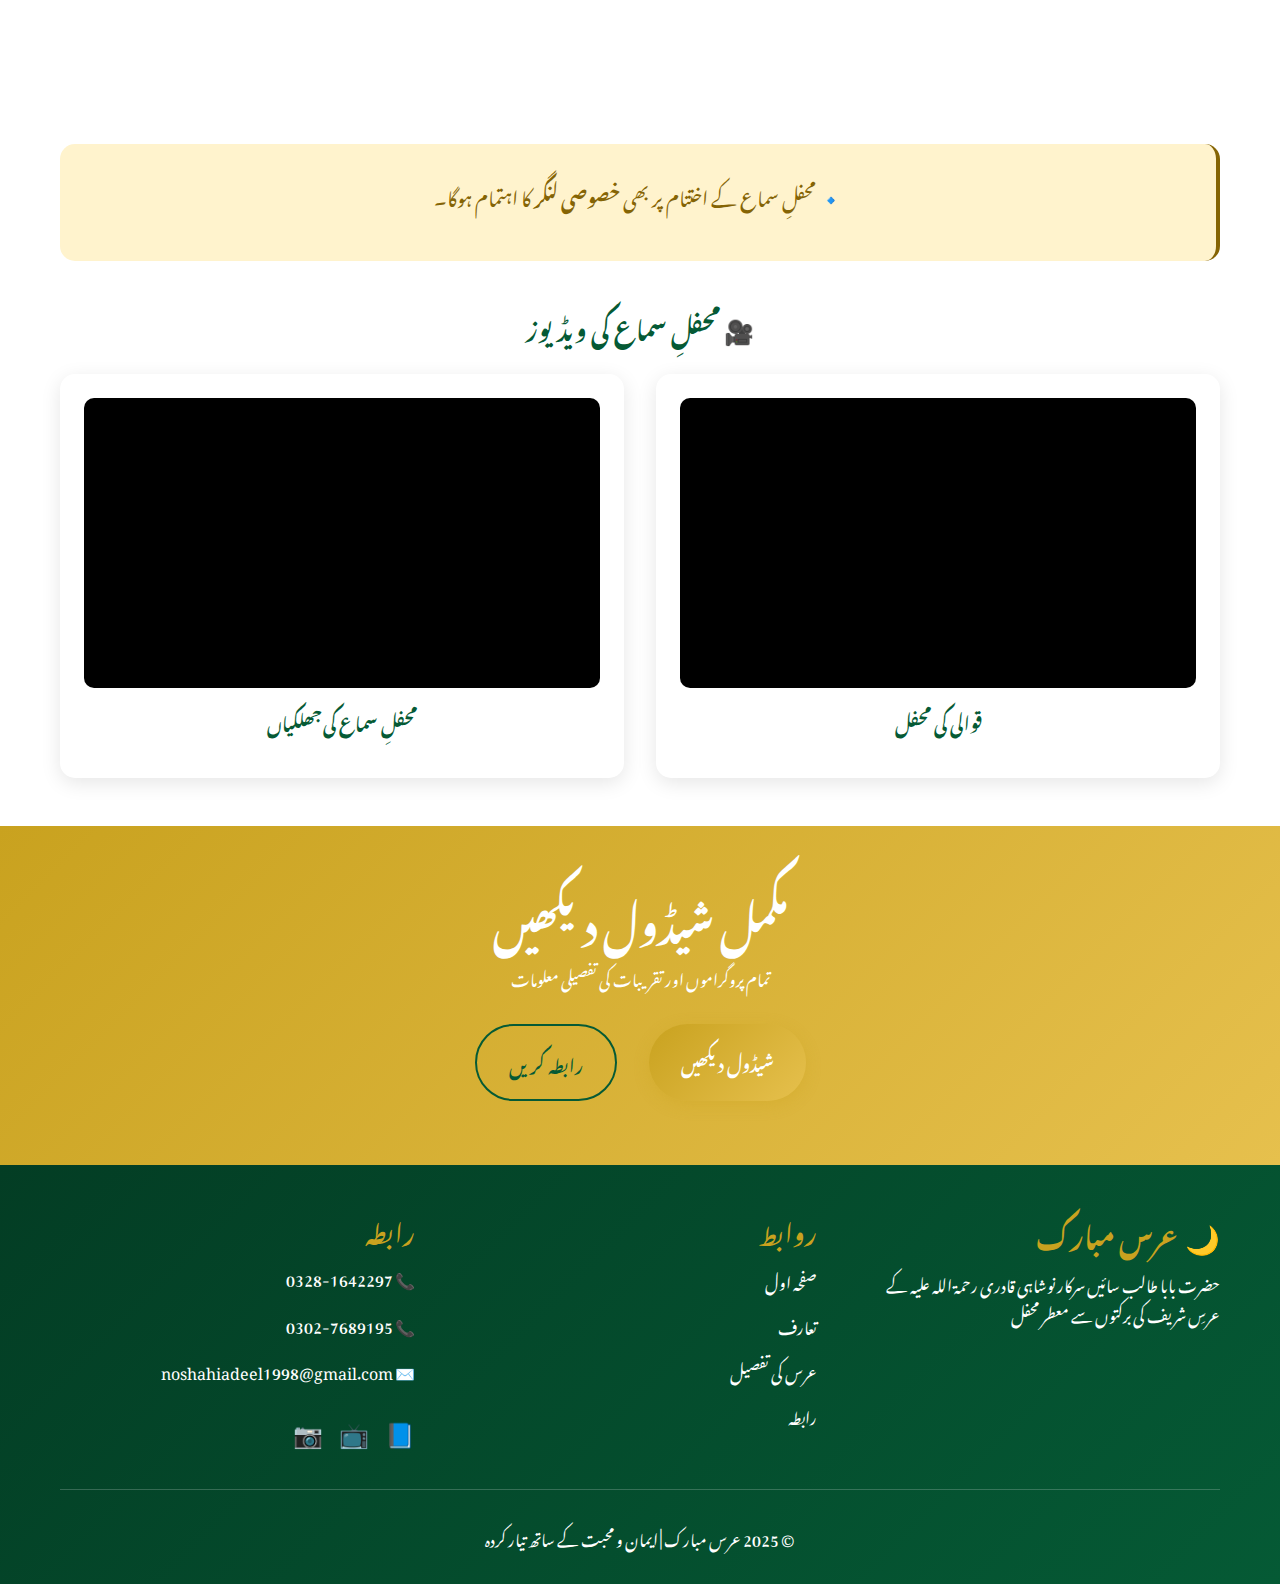
<file: guests.html>
<!DOCTYPE html>
<html lang="ur" dir="rtl">
<head>
    <meta charset="UTF-8">
    <meta name="viewport" content="width=device-width, initial-scale=1.0">
    <meta name="description" content="عرسِ مبارک کے فنکار اور نعت خواں">
    <title>🌙 عرس مبارک </title>
    <link rel="stylesheet" href="css/style.css">
    <link href="https://fonts.googleapis.com/css2?family=Noto+Nastaliq+Urdu:wght@400;700&display=swap" rel="stylesheet">
</head>
<body>
    <!-- Header / Navigation -->
    <header class="navbar" id="navbar">
        <div class="container">
            <div class="logo">
                <span class="logo-icon">🌙</span>
                <span class="logo-text">عرس مبارک</span>
            </div>
            <nav class="nav-menu" id="navMenu">
                <a href="index.html" class="nav-link">صفحہ اول</a>
                <a href="about.html" class="nav-link">تعارف</a>
                <a href="urs-details.html" class="nav-link">عرس کی تفصیل</a>
                <a href="venue.html" class="nav-link">مقام</a>
                <a href="langar.html" class="nav-link">لنگر شریف</a>
                <a href="guests.html" class="nav-link active">فنکار</a>
                <a href="gallery.html" class="nav-link">تصویری گیلری</a>
                <a href="invitation.html" class="nav-link">دعوت نامہ</a>
                <a href="contact.html" class="nav-link">رابطہ</a>
            </nav>
            <div class="menu-toggle" id="menuToggle">
                <span></span>
                <span></span>
                <span></span>
            </div>
        </div>
    </header>

    <!-- Page Header -->
    <section class="page-header">
        <div class="container">
            <h1 class="page-title">عرسِ مبارک کے فنکار</h1>
            <div class="breadcrumb">
                <a href="index.html">صفحہ اول</a> / <span>فنکار</span>
            </div>
        </div>
    </section>

    <!-- Guests Introduction -->
    <section class="guests-intro-section">
        <div class="container">
            <div class="section-header">
                <h2 class="section-title">فنکارانِ خصوصی</h2>
                <div class="title-divider"></div>
            </div>
            <p class="lead-text text-center">
                عرسِ مبارک میں ملک بھر سے علماء، مشائخ، نعت خواں اور قاریانِ کرام تشریف لاتے ہیں۔
                یہ حضرات اپنے علم اور روحانیت سے محفل کو منور کرتے ہیں۔
            </p>
        </div>
    </section>

    <!-- Raagi Artists -->
    <section class="chief-guests-section" style="background: var(--off-white);">
        <div class="container">
            <h3 class="subsection-title">🎵 راگی و لوک فنکاران</h3>
            <p style="text-align: center; color: var(--primary-gold); font-size: 1.2rem; margin-bottom: 2rem;">⏰ بعد از نماز ظہر</p>
            <div class="guests-grid">
                <div class="guest-card">
                    <div class="guest-image">
                        <img src="images/aslam ragi.jpg" alt="اسلم راگی" onerror="this.src='https://via.placeholder.com/300x300/055a35/ffffff?text=اسلم+راگی'">
                    </div>
                    <div class="guest-info">
                        <h3 class="guest-name">اسلم راگی</h3>
                        <p class="guest-title">97 ج ب</p>
                        <p class="guest-desc">روح پرور نعتیہ اور لوک فن کے ماہر</p>
                    </div>
                </div>
                <div class="guest-card">
                    <div class="guest-image">
                        <img src="images/talib ragi.jpg" alt="طالب راگی" onerror="this.src='https://via.placeholder.com/300x300/c9a21f/ffffff?text=طالب+راگی'">
                    </div>
                    <div class="guest-info">
                        <h3 class="guest-name">طالب راگی</h3>
                        <p class="guest-title">سادھراں والی (94 ج ب)</p>
                        <p class="guest-desc">مقبول راگی فنکار</p>
                    </div>
                </div>
                <div class="guest-card">
                    <div class="guest-image">
                        <img src="images/mana ragi.jpg" alt="منہّا راگی" onerror="this.src='https://via.placeholder.com/300x300/055a35/ffffff?text=منہا+راگی'">
                    </div>
                    <div class="guest-info">
                        <h3 class="guest-name">مانا راگی</h3>
                        <p class="guest-title">94 ج ب</p>
                        <p class="guest-desc">لوک فن کے ماہر فنکار</p>
                    </div>
                </div>
                <div class="guest-card">
                    <div class="guest-image">
                        <img src="images/rasheed ragi.jpg" alt="رشید راگی" onerror="this.src='https://via.placeholder.com/300x300/c9a21f/ffffff?text=رشید+راگی'">
                    </div>
                    <div class="guest-info">
                        <h3 class="guest-name">رشید راگی</h3>
                        <p class="guest-title">94 ج ب</p>
                        <p class="guest-desc">روحانی راگ کے ماہر</p>
                    </div>
                </div>
                <div class="guest-card">
                    <div class="guest-image">
                        <img src="images/usama ragi.png" alt="اسامہ راگی" onerror="this.src='https://via.placeholder.com/300x300/055a35/ffffff?text=اسامہ+راگی'">
                    </div>
                    <div class="guest-info">
                        <h3 class="guest-name">اسامہ راگی</h3>
                        <p class="guest-title">فیصل آباد</p>
                        <p class="guest-desc">مشہور راگی فنکار</p>
                    </div>
                </div>
            </div>

            <!-- Raagi Videos -->
            <div style="margin-top: 3rem;">
                <h4 style="color: var(--primary-green); text-align: center; margin-bottom: 2rem; font-size: 1.5rem;">🎥 راگی پروگرام کی ویڈیوز</h4>
                <div style="display: grid; grid-template-columns: repeat(auto-fit, minmax(300px, 1fr)); gap: 2rem;">
                    <div style="background: white; padding: 1.5rem; border-radius: 15px; box-shadow: 0 5px 20px rgba(0,0,0,0.1);">
                        <div style="position: relative; padding-bottom: 56.25%; height: 0; overflow: hidden; border-radius: 10px; background: #000;">
                            <iframe 
                                style="position: absolute; top: 0; left: 0; width: 100%; height: 100%; border: none;"
                                src="https://www.youtube.com/embed/ZBgDN_SOdRw" 
                                title="راگی پروگرام کی جھلکیاں"
                                frameborder="0" 
                                allow="accelerometer; autoplay; clipboard-write; encrypted-media; gyroscope; picture-in-picture" 
                                allowfullscreen>
                            </iframe>
                        </div>
                        <p style="color: var(--primary-green); text-align: center; margin-top: 1rem; font-size: 1.1rem; font-weight: bold;">
                            راگی پروگرام کی جھلکیاں
                        </p>
                    </div>
                    <div style="background: white; padding: 1.5rem; border-radius: 15px; box-shadow: 0 5px 20px rgba(0,0,0,0.1);">
                        <div style="position: relative; padding-bottom: 56.25%; height: 0; overflow: hidden; border-radius: 10px; background: #000;">
                            <iframe 
                                style="position: absolute; top: 0; left: 0; width: 100%; height: 100%; border: none;"
                                src="https://www.youtube.com/embed/B5Et_cGQgdE" 
                                title="لوک فن کی پیشکش"
                                frameborder="0" 
                                allow="accelerometer; autoplay; clipboard-write; encrypted-media; gyroscope; picture-in-picture" 
                                allowfullscreen>
                            </iframe>
                        </div>
                        <p style="color: var(--primary-green); text-align: center; margin-top: 1rem; font-size: 1.1rem; font-weight: bold;">
                            لوک فن کی پیشکش
                        </p>
                    </div>
                </div>
            </div>
        </div>
    </section>

    <!-- Naat Mahfil Participants -->
    <section class="naat-khawan-section">
        <div class="container">
            <h3 class="subsection-title">🌸 محفلِ نعت و مقابلہ سیف الملوک</h3>
            <p style="text-align: center; color: var(--primary-gold); font-size: 1.2rem; margin-bottom: 2rem;">⏰ بعد از نماز عصر</p>
            <div class="guests-grid">
                <div class="guest-card featured">
                    <div class="guest-image">
                        <img src="images/naseem hassan.jpg" alt="ڈاکٹر پروفیسر نسیم حسن چاند" onerror="this.src='https://via.placeholder.com/300x300/055a35/ffffff?text=نسیم+حسن+چاند'">
                        <div class="guest-badge">ثناء خواں</div>
                    </div>
                    <div class="guest-info">
                        <h3 class="guest-name">ڈاکٹر پروفیسر نسیم حسن چاند صاحب</h3>
                        <p class="guest-title">ثناء خواں</p>
                        <p class="guest-desc">مشہور نعت خواں اور عالمِ دین</p>
                    </div>
                </div>
                <div class="guest-card featured">
                    <div class="guest-image">
                        <img src="images/asad iftikhar.jpg" alt="اسد افتخار" onerror="this.src='https://via.placeholder.com/300x300/c9a21f/ffffff?text=اسد+افتخار'">
                        <div class="guest-badge">نعت خواں</div>
                    </div>
                    <div class="guest-info">
                        <h3 class="guest-name">اسد افتخار صاحب</h3>
                        <p class="guest-title">نعت خواں</p>
                        <p class="guest-desc">مقبول نعت خواں</p>
                    </div>
                </div>
                <div class="guest-card featured">
                    <div class="guest-image">
                        <img src="images/ziya .png" alt="ضیاء چوراہی" onerror="this.src='https://via.placeholder.com/300x300/055a35/ffffff?text=ضیاء+چوراہی'">
                        <div class="guest-badge">شہنشاہِ نقابت</div>
                    </div>
                    <div class="guest-info">
                        <h3 class="guest-name">ضیاء چوراہی صاحب</h3>
                        <p class="guest-title">شہنشاہِ نقابت</p>
                        <p class="guest-desc">محفل کے نقیب</p>
                    </div>
                </div>
            </div>
            <h4 style="color: var(--primary-green); text-align: center; margin: 2rem 0 1.5rem; font-size: 1.5rem;">شرکاء:</h4>
            <div class="guests-grid">
                <div class="guest-card">
                    <div class="guest-image">
                        <img src="images/shakeel.jpg" alt="شکیل احمد قادری" onerror="this.src='https://via.placeholder.com/300x300/055a35/ffffff?text=شکیل+احمد'">
                    </div>
                    <div class="guest-info">
                        <h3 class="guest-name">شکیل احمد قادری</h3>
                        <p class="guest-title">نعت خواں</p>
                        <p class="guest-desc">محفلِ نعت میں شریک</p>
                    </div>
                </div>
                <div class="guest-card">
                    <div class="guest-image">
                        <img src="images/imran mani.jpg" alt="عمران علی چشتی" onerror="this.src='https://via.placeholder.com/300x300/c9a21f/ffffff?text=عمران+علی'">
                    </div>
                    <div class="guest-info">
                        <h3 class="guest-name">عمران علی چشتی</h3>
                        <p class="guest-title">نعت خواں</p>
                        <p class="guest-desc">محفلِ نعت میں شریک</p>
                    </div>
                </div>
            </div>

            <!-- Naat Mahfil Videos -->
            <div style="margin-top: 3rem;">
                <h4 style="color: var(--primary-green); text-align: center; margin-bottom: 2rem; font-size: 1.5rem;">🎥 محفلِ نعت کی ویڈیوز</h4>
                <div style="display: grid; grid-template-columns: repeat(auto-fit, minmax(300px, 1fr)); gap: 2rem;">
                    <div style="background: white; padding: 1.5rem; border-radius: 15px; box-shadow: 0 5px 20px rgba(0,0,0,0.1);">
                        <div style="position: relative; padding-bottom: 56.25%; height: 0; overflow: hidden; border-radius: 10px; background: #000;">
                            <iframe 
                                style="position: absolute; top: 0; left: 0; width: 100%; height: 100%; border: none;"
                                src="https://www.youtube.com/embed/M7jyi7BhSdA" 
                                title="نعت خوانی کی محفل"
                                frameborder="0" 
                                allow="accelerometer; autoplay; clipboard-write; encrypted-media; gyroscope; picture-in-picture" 
                                allowfullscreen>
                            </iframe>
                        </div>
                        <p style="color: var(--primary-green); text-align: center; margin-top: 1rem; font-size: 1.1rem; font-weight: bold;">
                            نعت خوانی کی محفل
                        </p>
                    </div>
                    <div style="background: white; padding: 1.5rem; border-radius: 15px; box-shadow: 0 5px 20px rgba(0,0,0,0.1);">
                        <div style="position: relative; padding-bottom: 56.25%; height: 0; overflow: hidden; border-radius: 10px; background: #000;">
                            <iframe 
                                style="position: absolute; top: 0; left: 0; width: 100%; height: 100%; border: none;"
                                src="https://www.youtube.com/embed/Wht6N6kbwIU" 
                                title="مقابلہ سیف الملوک"
                                frameborder="0" 
                                allow="accelerometer; autoplay; clipboard-write; encrypted-media; gyroscope; picture-in-picture" 
                                allowfullscreen>
                            </iframe>
                        </div>
                        <p style="color: var(--primary-green); text-align: center; margin-top: 1rem; font-size: 1.1rem; font-weight: bold;">
                            مقابلہ سیف الملوک
                        </p>
                    </div>
                </div>
            </div>
        </div>
    </section>

    <!-- Khatam Sharif -->
    <section class="qaris-section" style="background: var(--off-white);">
        <div class="container">
            <h3 class="subsection-title">📿 ختم شریف و تقسیمِ لنگر</h3>
            <p style="text-align: center; color: var(--primary-gold); font-size: 1.2rem; margin-bottom: 2rem;">⏰ بعد از نماز مغرب</p>
            <div class="guests-grid">
                <div class="guest-card featured">
                    <div class="guest-image">
                        <img src="images/baba wajid sb.jpg" alt="سید واجد علی شاہ" onerror="this.src='https://via.placeholder.com/300x300/055a35/ffffff?text=واجد+علی+شاہ'">
                    </div>
                    <div class="guest-info">
                        <h3 class="guest-name">سید واجد علی شاہ صاحب</h3>
                        <p class="guest-title">ختم شریف</p>
                        <p class="guest-desc">روحانی بزرگ اور عالمِ دین</p>
                    </div>
                </div>
                <div class="guest-card featured">
                    <div class="guest-image">
                        <img src="images/zubair.jpg" alt="پیر زبیر چشتی" onerror="this.src='https://via.placeholder.com/300x300/c9a21f/ffffff?text=پیر+زبیر'">
                    </div>
                    <div class="guest-info">
                        <h3 class="guest-name">پیر زبیر چشتی گہری والے</h3>
                        <p class="guest-title">دعا</p>
                        <p class="guest-desc">صوفی بزرگ اور روحانی رہنما</p>
                    </div>
                </div>
            </div>
            <div style="background: #d1ecf1; padding: 2rem; border-radius: 15px; margin-top: 2rem; border-right: 4px solid #0c5460; text-align: center;">
                <p style="color: #0c5460; font-size: 1.2rem; font-weight: bold;">💠 اہم اطلاع</p>
                <p style="color: #0c5460; font-size: 1.1rem; margin-top: 0.5rem;">لنگر میں آنے والے پہلے <strong>300 شرکاء</strong> کو پیکنگ میں لنگر دیا جائے گا۔</p>
            </div>

            <!-- Khatam Sharif Videos -->
            <div style="margin-top: 3rem;">
                <h4 style="color: var(--primary-green); text-align: center; margin-bottom: 2rem; font-size: 1.5rem;">🎥 ختم شریف کی ویڈیوز</h4>
                <div style="display: grid; grid-template-columns: repeat(auto-fit, minmax(300px, 1fr)); gap: 2rem;">
                    <div style="background: white; padding: 1.5rem; border-radius: 15px; box-shadow: 0 5px 20px rgba(0,0,0,0.1);">
                        <div style="position: relative; padding-bottom: 56.25%; height: 0; overflow: hidden; border-radius: 10px; background: #000;">
                            <iframe 
                                style="position: absolute; top: 0; left: 0; width: 100%; height: 100%; border: none;"
                                src="https://www.youtube.com/embed/TkhH5TCrCXU" 
                                title="ختم شریف کی محفل"
                                frameborder="0" 
                                allow="accelerometer; autoplay; clipboard-write; encrypted-media; gyroscope; picture-in-picture" 
                                allowfullscreen>
                            </iframe>
                        </div>
                        <p style="color: var(--primary-green); text-align: center; margin-top: 1rem; font-size: 1.1rem; font-weight: bold;">
                            ختم شریف کی محفل
                        </p>
                    </div>
                    <div style="background: white; padding: 1.5rem; border-radius: 15px; box-shadow: 0 5px 20px rgba(0,0,0,0.1);">
                        <div style="position: relative; padding-bottom: 56.25%; height: 0; overflow: hidden; border-radius: 10px; background: #000;">
                            <iframe 
                                style="position: absolute; top: 0; left: 0; width: 100%; height: 100%; border: none;"
                                src="https://www.youtube.com/embed/kv8PhdR95hM" 
                                title="لنگر تقسیم"
                                frameborder="0" 
                                allow="accelerometer; autoplay; clipboard-write; encrypted-media; gyroscope; picture-in-picture" 
                                allowfullscreen>
                            </iframe>
                        </div>
                        <p style="color: var(--primary-green); text-align: center; margin-top: 1rem; font-size: 1.1rem; font-weight: bold;">
                            لنگر تقسیم
                        </p>
                    </div>
                </div>
            </div>
        </div>
    </section>

    <!-- Mahfil-e-Sama -->
    <section class="scholars-section">
        <div class="container">
            <h3 class="subsection-title">🎶 محفلِ سماع و چاندی میوزیکل گروپ</h3>
            <p style="text-align: center; color: var(--primary-gold); font-size: 1.2rem; margin-bottom: 2rem;">⏰ بعد از نماز عشاء</p>
            <div class="guests-grid">
                <div class="guest-card">
                    <div class="guest-image">
                        <img src="images/azhar.jpg" alt="حاجی اظہر عباس علی خاں قوال" style="object-position: center center;" onerror="this.src='https://via.placeholder.com/300x300/055a35/ffffff?text=اظہر+عباس'"/>
                        <div class="guest-badge">عالمی شہرت یافتہ</div>
                    </div>
                    <div class="guest-info">
                        <h3 class="guest-name">حاجی اظہر عباس علی خاں قوال</h3>
                        <p class="guest-title">فیصل آباد</p>
                        <p class="guest-desc">عالمی شہرت یافتہ قوال جن کی قوالی دلوں کو معطر کر دیتی ہے</p>
                    </div>
                </div>
                <div class="guest-card">
                    <div class="guest-image">
                        <img src="images/adeel.jpg" alt="محمد عدیل نوشاہی قادری" onerror="this.src='https://via.placeholder.com/300x300/c9a21f/ffffff?text=نبیل+نوشاہی'">
                    </div>
                    <div class="guest-info">
                        <h3 class="guest-name">محمد عدیل نوشاہی قادری صاحب</h3>
                        <p class="guest-title">خصوصی دعا</p>
                        <p class="guest-desc">عالمِ دین اور روحانی رہنما</p>
                    </div>
                </div>
            </div>
            <div style="background: #fff3cd; padding: 2rem; border-radius: 15px; margin-top: 2rem; border-right: 4px solid #856404; text-align: center;">
                <p style="color: #856404; font-size: 1.2rem;">🔹 محفلِ سماع کے اختتام پر بھی <strong>خصوصی لنگر</strong> کا اہتمام ہوگا۔</p>
            </div>

            <!-- Mahfil-e-Sama Videos -->
            <div style="margin-top: 3rem;">
                <h4 style="color: var(--primary-green); text-align: center; margin-bottom: 2rem; font-size: 1.5rem;">🎥 محفلِ سماع کی ویڈیوز</h4>
                <div style="display: grid; grid-template-columns: repeat(auto-fit, minmax(300px, 1fr)); gap: 2rem;">
                    <div style="background: white; padding: 1.5rem; border-radius: 15px; box-shadow: 0 5px 20px rgba(0,0,0,0.1);">
                        <div style="position: relative; padding-bottom: 56.25%; height: 0; overflow: hidden; border-radius: 10px; background: #000;">
                            <iframe 
                                style="position: absolute; top: 0; left: 0; width: 100%; height: 100%; border: none;"
                                src="https://www.youtube.com/embed/oxw5Fc-hn48" 
                                title="قوالی کی محفل"
                                frameborder="0" 
                                allow="accelerometer; autoplay; clipboard-write; encrypted-media; gyroscope; picture-in-picture" 
                                allowfullscreen>
                            </iframe>
                        </div>
                        <p style="color: var(--primary-green); text-align: center; margin-top: 1rem; font-size: 1.1rem; font-weight: bold;">
                            قوالی کی محفل
                        </p>
                    </div>
                    <div style="background: white; padding: 1.5rem; border-radius: 15px; box-shadow: 0 5px 20px rgba(0,0,0,0.1);">
                        <div style="position: relative; padding-bottom: 56.25%; height: 0; overflow: hidden; border-radius: 10px; background: #000;">
                            <iframe 
                                style="position: absolute; top: 0; left: 0; width: 100%; height: 100%; border: none;"
                                src="https://www.youtube.com/embed/GDicUC8MJrE" 
                                title="محفلِ سماع کی جھلکیاں"
                                frameborder="0" 
                                allow="accelerometer; autoplay; clipboard-write; encrypted-media; gyroscope; picture-in-picture" 
                                allowfullscreen>
                            </iframe>
                        </div>
                        <p style="color: var(--primary-green); text-align: center; margin-top: 1rem; font-size: 1.1rem; font-weight: bold;">
                            محفلِ سماع کی جھلکیاں
                        </p>
                    </div>
                </div>
            </div>
        </div>
    </section>

    <!-- Schedule CTA -->
    <section class="cta-section">
        <div class="container">
            <div class="cta-content">
                <h2>مکمل شیڈول دیکھیں</h2>
                <p>تمام پروگراموں اور تقریبات کی تفصیلی معلومات</p>
                <div class="cta-buttons">
                    <a href="urs-details.html" class="btn-primary">شیڈول دیکھیں</a>
                    <a href="contact.html" class="btn-secondary">رابطہ کریں</a>
                </div>
            </div>
        </div>
    </section>

    <!-- Footer -->
    <footer class="footer">
        <div class="container">
            <div class="footer-content">
                <div class="footer-section">
                    <h3>🌙 عرس مبارک</h3>
                    <p>حضرت بابا طالب سائیں سرکار نوشاہی قادری رحمۃ اللہ علیہ کے عرسِ شریف کی برکتوں سے معطر محفل</p>
                </div>
                <div class="footer-section">
                    <h4>روابط</h4>
                    <ul class="footer-links">
                        <li><a href="index.html">صفحہ اول</a></li>
                        <li><a href="about.html">تعارف</a></li>
                        <li><a href="urs-details.html">عرس کی تفصیل</a></li>
                        <li><a href="contact.html">رابطہ</a></li>
                    </ul>
                </div>
                <div class="footer-section">
                    <h4>رابطہ</h4>
                    <p>📞 0328-1642297</p>
                    <p>📞 0302-7689195</p>
                    <p>✉️ noshahiadeel1998@gmail.com</p>
                    <div class="social-icons">
                        <a href="https://www.tiktok.com/@noshahi_media_97?_t=ZS-90ZbXQawfYn&_r=1" class="social-icon">📘</a>
                        <a href="https://www.youtube.com/@Noshahi_Media_97" class="social-icon">📺</a>
                        <a href="https://www.facebook.com/profile.php?id=61567039846702" class="social-icon">📷</a>
                    </div>
                </div>
            </div>
            <div class="footer-bottom">
                <p>© 2025 عرس مبارک | ایمان و محبت کے ساتھ تیار کردہ</p>
            </div>
        </div>
    </footer>

    <!-- Scroll to Top Button -->
    <button class="scroll-top" id="scrollTop">↑</button>

    <!-- WhatsApp Button -->
    <a href="https://wa.me/923001234567" class="whatsapp-btn" target="_blank">
        <span class="whatsapp-icon">💬</span>
    </a>

    <script src="js/script.js"></script>
</body>
</html>
</file>
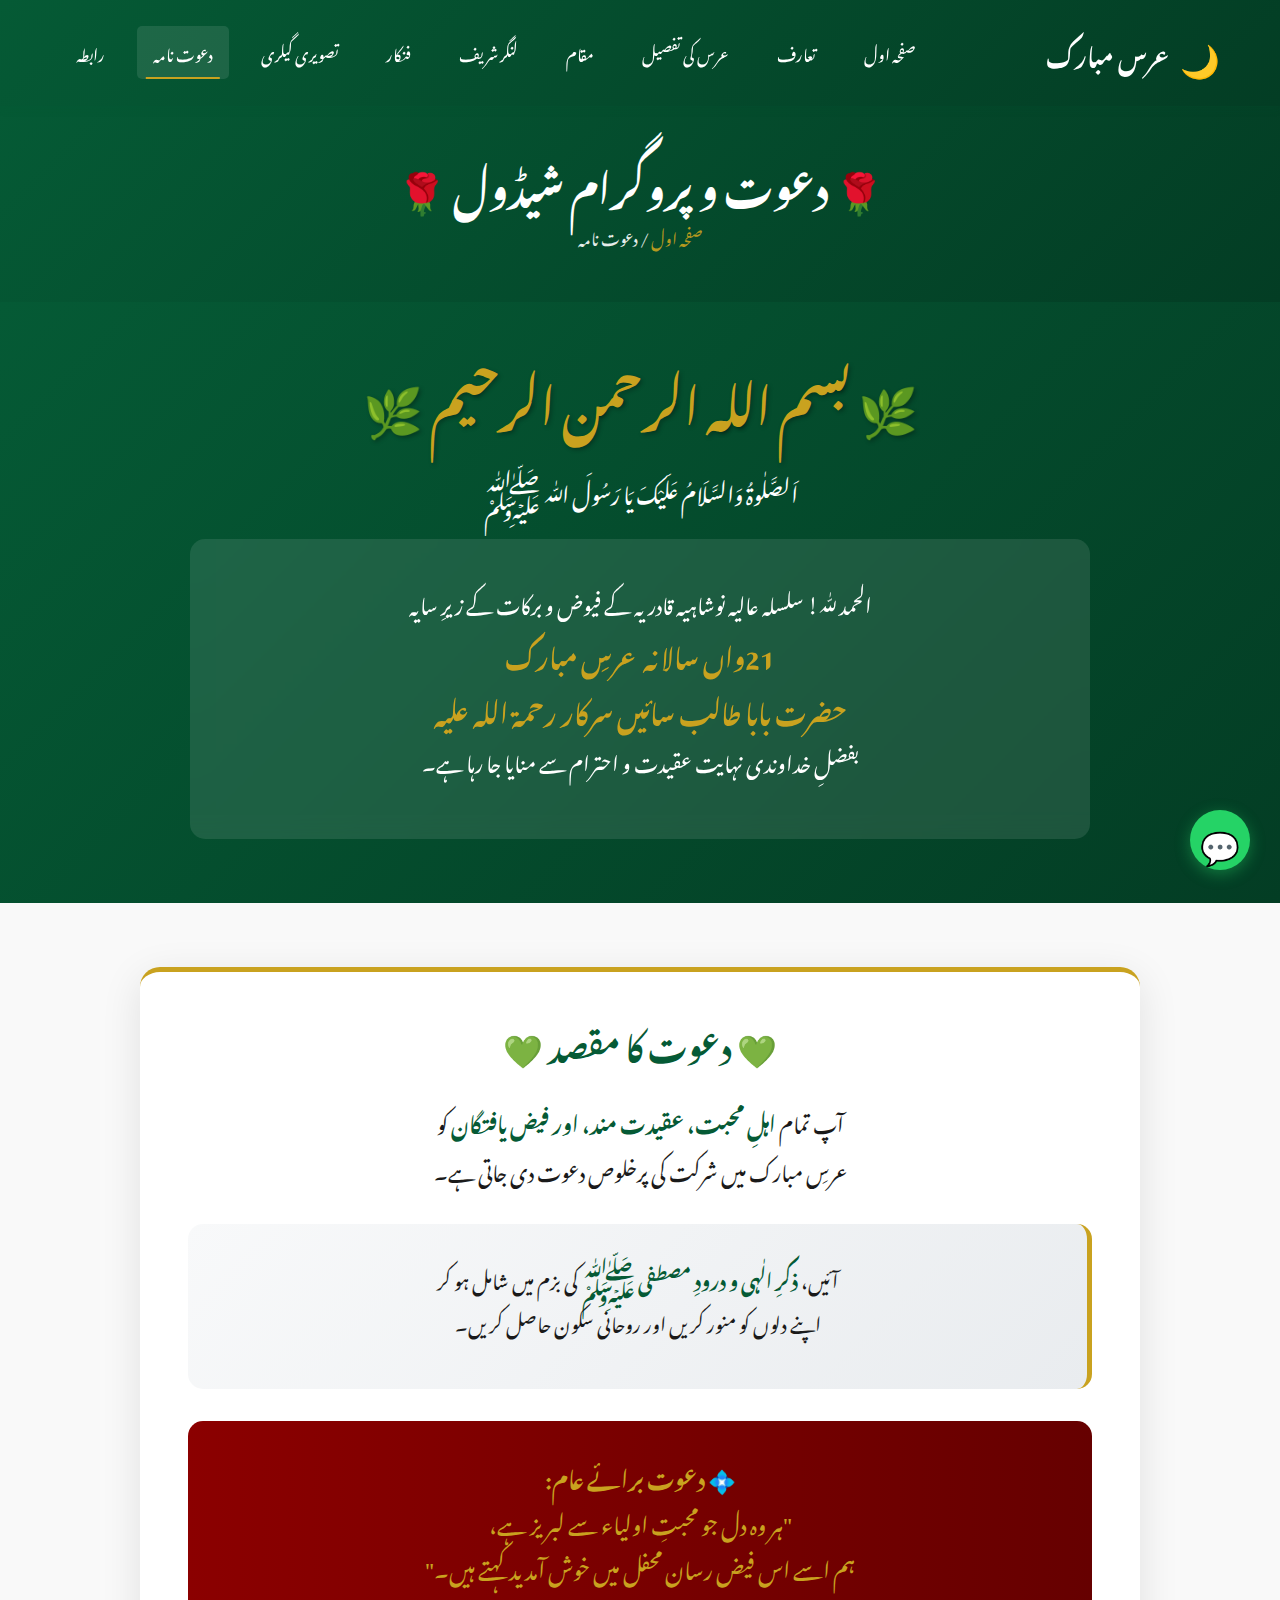
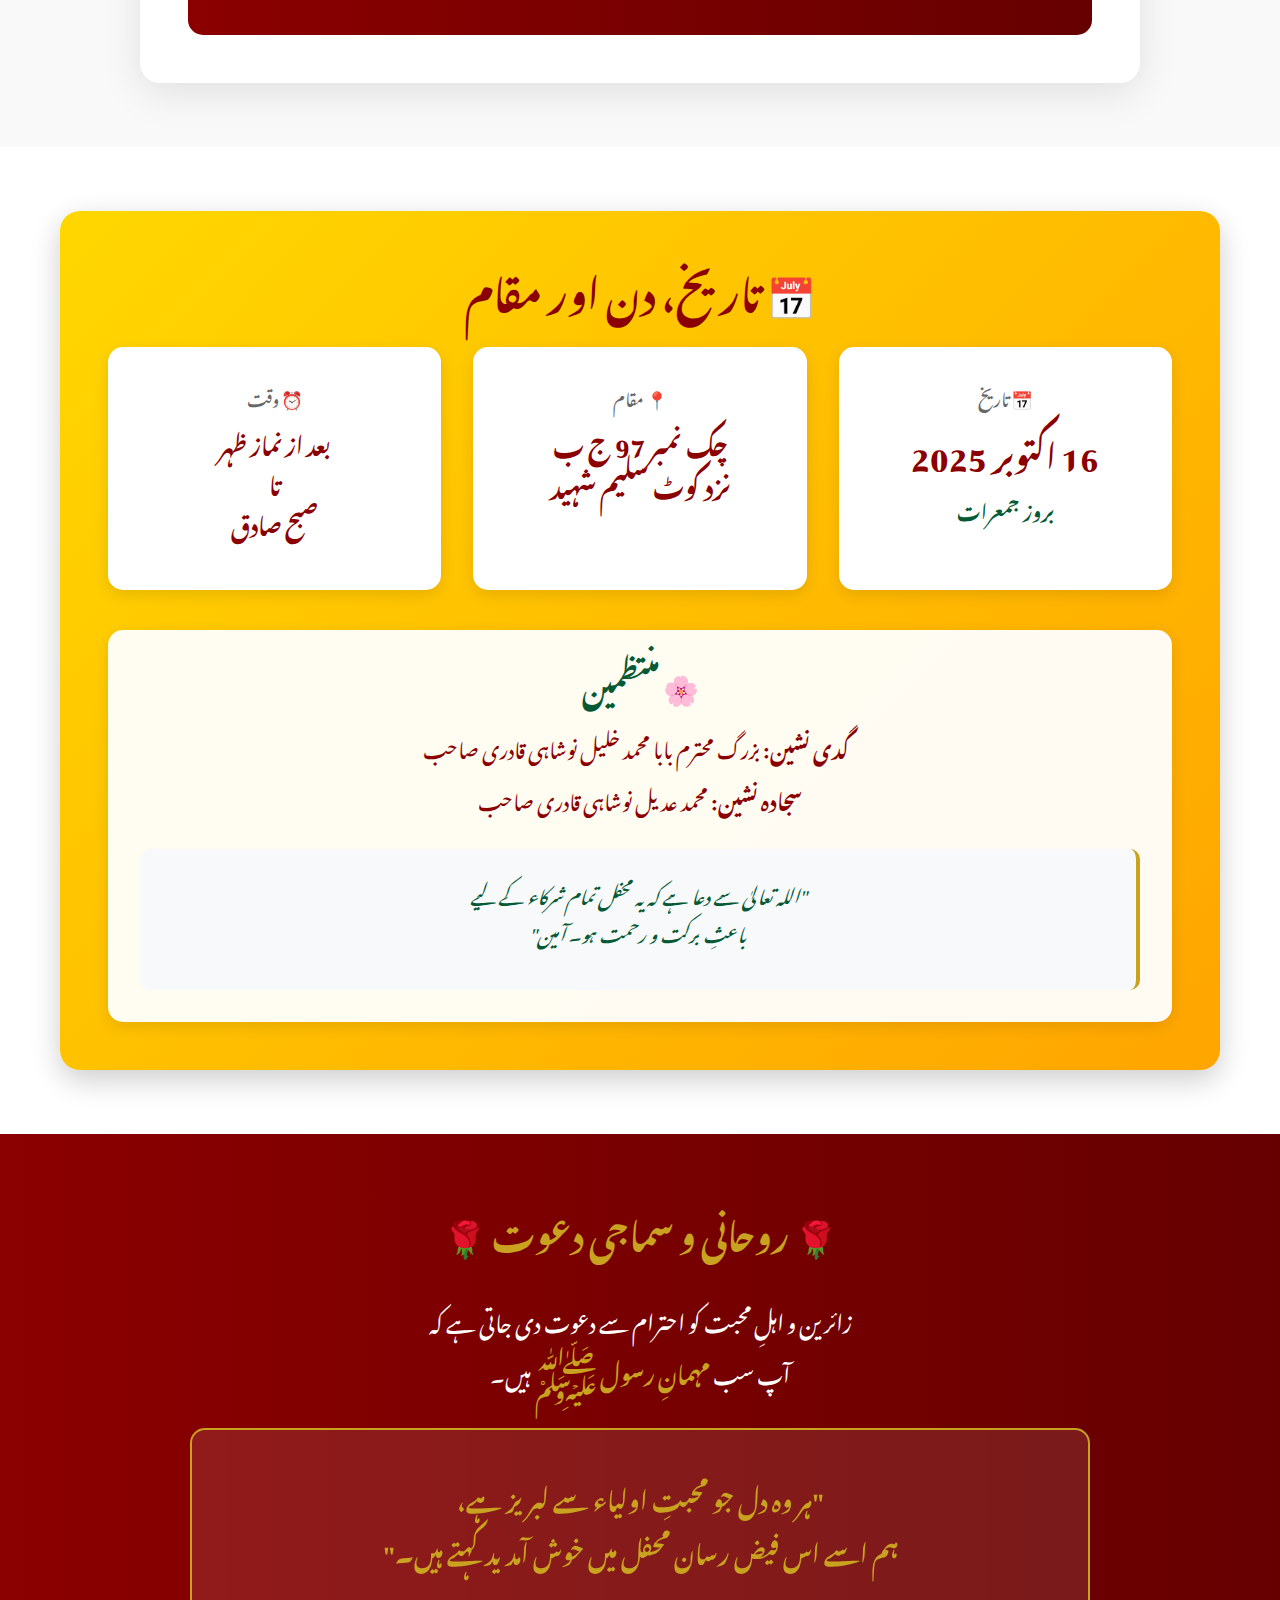
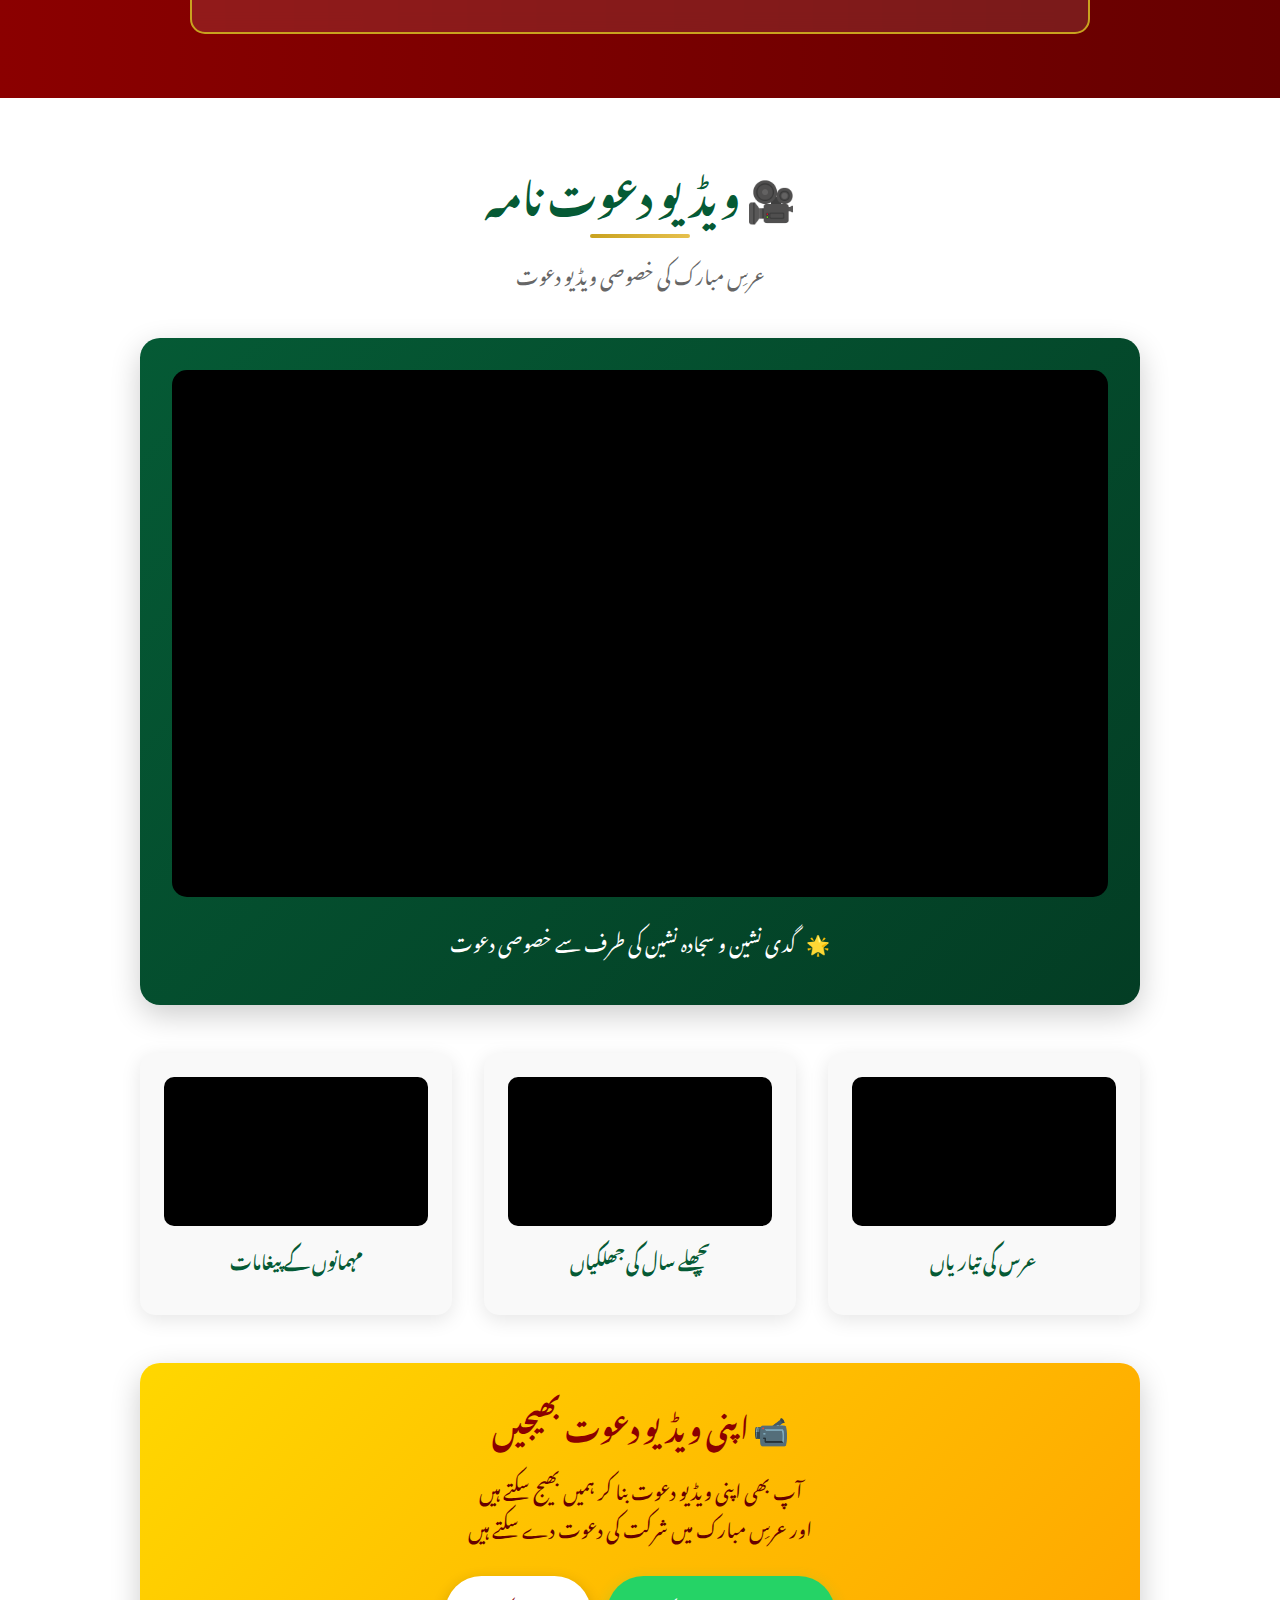
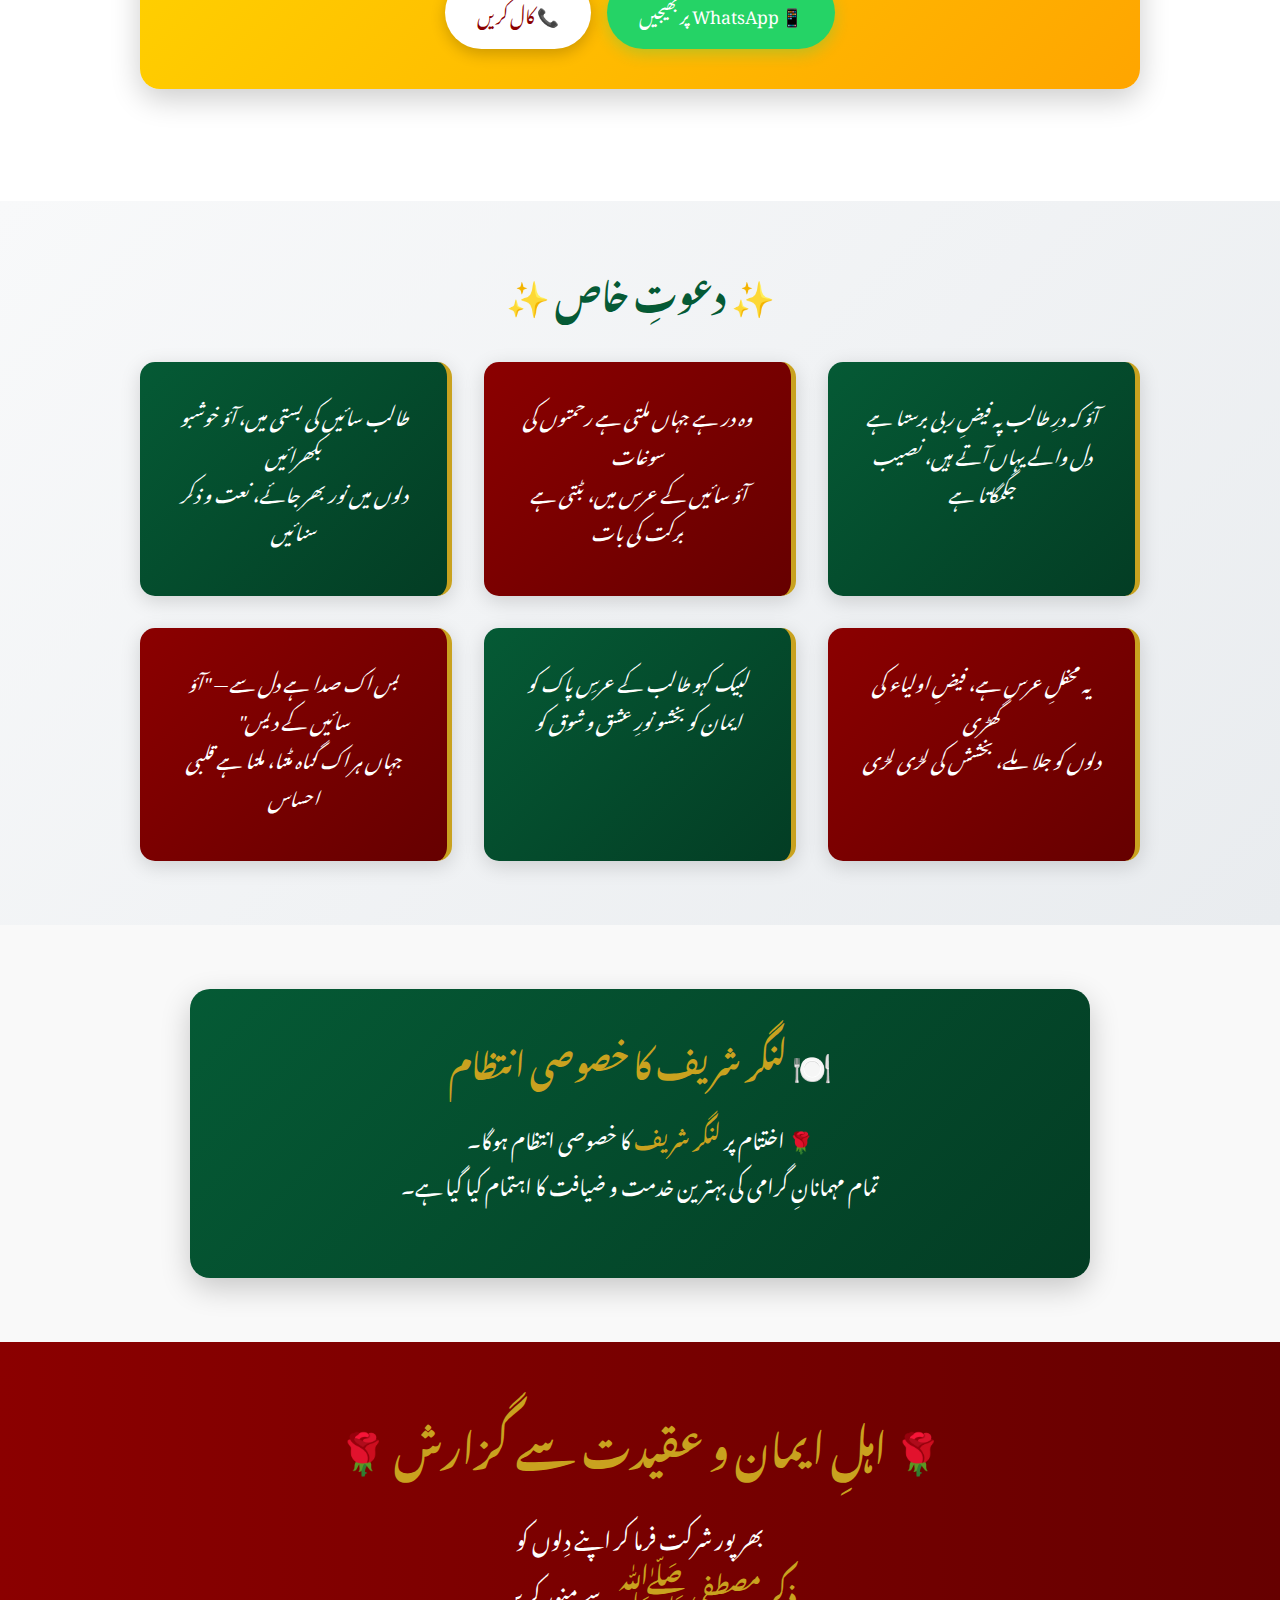
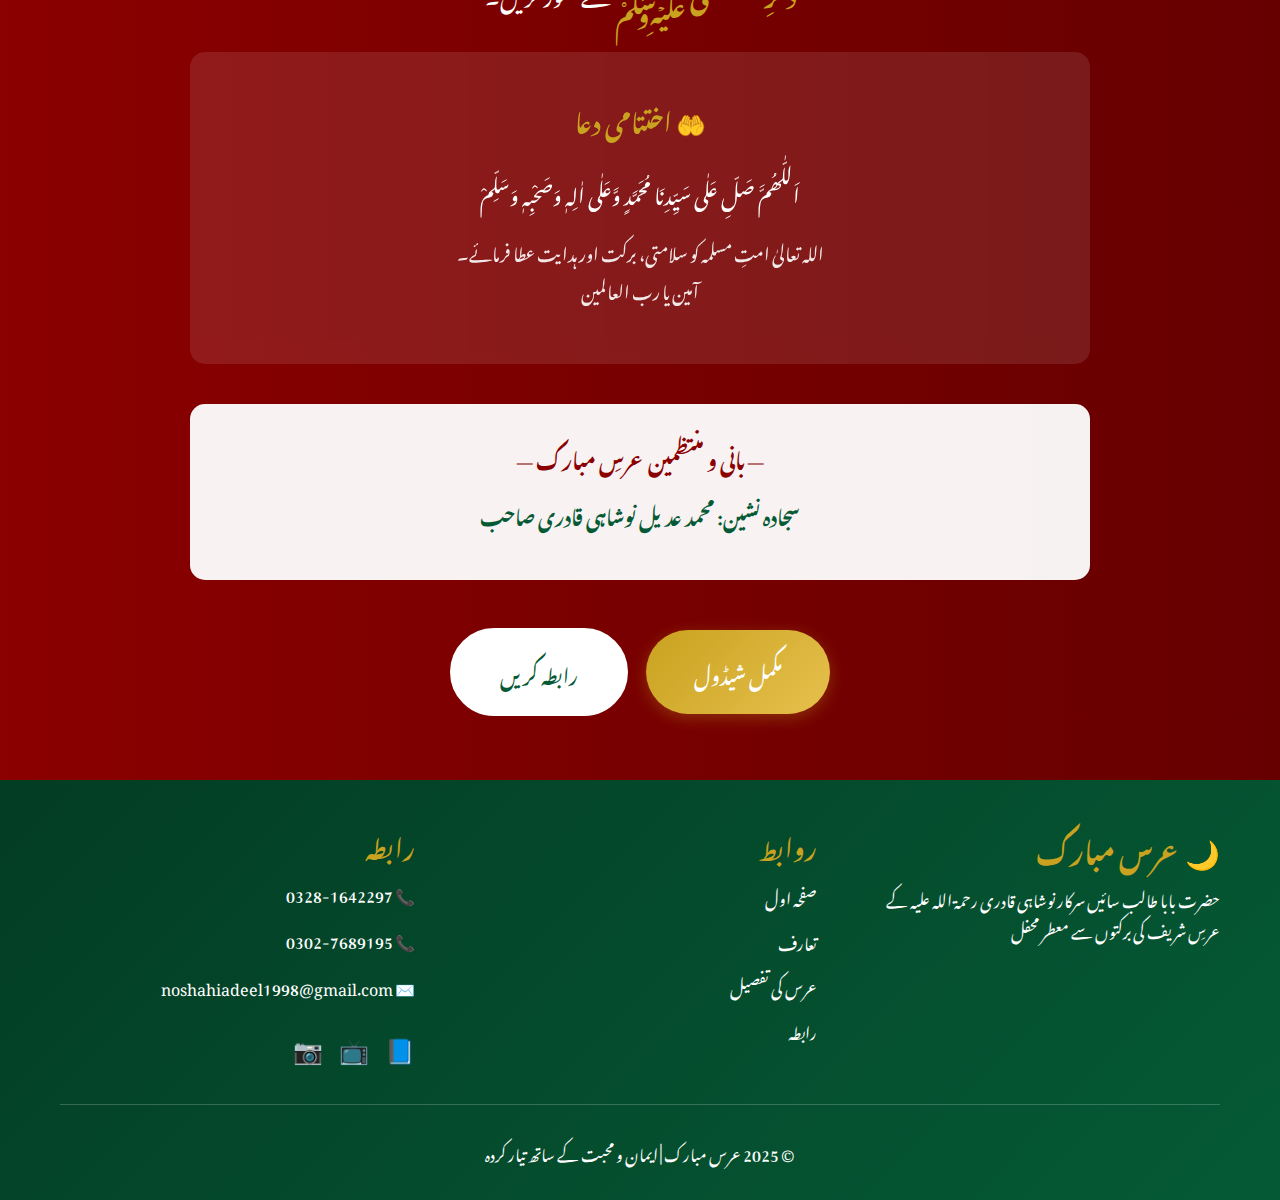
<file: invitation.html>
<!DOCTYPE html>
<html lang="ur" dir="rtl">
<head>
    <meta charset="UTF-8">
    <meta name="viewport" content="width=device-width, initial-scale=1.0">
    <meta name="description" content="دعوت و پروگرام شیڈول - عرسِ مبارک حضرت بابا طالب سائیں سرکار">
    <title>🌙 عرس مبارک </title>
    <link rel="stylesheet" href="css/style.css">
    <link href="https://fonts.googleapis.com/css2?family=Noto+Nastaliq+Urdu:wght@400;700&display=swap" rel="stylesheet">
</head>
<body>
    <!-- Header / Navigation -->
    <header class="navbar" id="navbar">
        <div class="container">
            <div class="logo">
                <span class="logo-icon">🌙</span>
                <span class="logo-text">عرس مبارک</span>
            </div>
            <nav class="nav-menu" id="navMenu">
                <a href="index.html" class="nav-link">صفحہ اول</a>
                <a href="about.html" class="nav-link">تعارف</a>
                <a href="urs-details.html" class="nav-link">عرس کی تفصیل</a>
                <a href="venue.html" class="nav-link">مقام</a>
                <a href="langar.html" class="nav-link">لنگر شریف</a>
                <a href="guests.html" class="nav-link">فنکار</a>
                <a href="gallery.html" class="nav-link">تصویری گیلری</a>
                <a href="invitation.html" class="nav-link active">دعوت نامہ</a>
                <a href="contact.html" class="nav-link">رابطہ</a>
            </nav>
            <div class="menu-toggle" id="menuToggle">
                <span></span>
                <span></span>
                <span></span>
            </div>
        </div>
    </header>

    <!-- Page Header -->
    <section class="page-header">
        <div class="container">
            <h1 class="page-title">🌹 دعوت و پروگرام شیڈول 🌹</h1>
            <div class="breadcrumb">
                <a href="index.html">صفحہ اول</a> / <span>دعوت نامہ</span>
            </div>
        </div>
    </section>

    <!-- Bismillah & Introduction -->
    <section style="background: linear-gradient(135deg, var(--primary-green), var(--dark-green)); padding: 4rem 0; text-align: center;">
        <div class="container">
            <h2 style="color: var(--primary-gold); font-size: 3rem; margin-bottom: 2rem; text-shadow: 2px 2px 4px rgba(0,0,0,0.3);">🌿 بسم اللہ الرحمن الرحیم 🌿</h2>
            <p style="color: white; font-size: 1.4rem; line-height: 2.2; margin-bottom: 1.5rem;">
                اَلصَّلٰوۃُ وَالسَّلَامُ عَلَیْکَ یَا رَسُولَ اللّٰہ ﷺ
            </p>
            <div style="max-width: 900px; margin: 0 auto; background: rgba(255,255,255,0.1); padding: 2.5rem; border-radius: 15px; backdrop-filter: blur(10px);">
                <p style="color: white; font-size: 1.3rem; line-height: 2.2;">
                    الحمد للّٰہ! سلسلہ عالیہ نوشاہیہ قادریہ کے فیوض و برکات کے زیرِ سایہ<br>
                    <strong style="color: var(--primary-gold); font-size: 1.6rem;">21واں سالانہ عرسِ مبارک<br>حضرت بابا طالب سائیں سرکار رحمۃ اللہ علیہ</strong><br>
                    بفضلِ خداوندی نہایت عقیدت و احترام سے منایا جا رہا ہے۔
                </p>
            </div>
        </div>
    </section>

    <!-- Invitation Message -->
    <section style="padding: 4rem 0; background-color: var(--off-white);">
        <div class="container">
            <div style="max-width: 1000px; margin: 0 auto; background: white; padding: 3rem; border-radius: 20px; box-shadow: 0 10px 40px rgba(0,0,0,0.1); border-top: 5px solid var(--primary-gold);">
                <h3 style="color: var(--primary-green); font-size: 2rem; text-align: center; margin-bottom: 2rem;">💚 دعوت کا مقصد 💚</h3>
                <p style="font-size: 1.3rem; line-height: 2.3; text-align: center; color: var(--text-dark); margin-bottom: 2rem;">
                    آپ تمام <strong style="color: var(--primary-green);">اہلِ محبت، عقیدت مند، اور فیض یافتگان</strong> کو<br>
                    عرسِ مبارک میں شرکت کی پرخلوص دعوت دی جاتی ہے۔
                </p>
                <div style="background: linear-gradient(135deg, #f8f9fa, #e9ecef); padding: 2rem; border-radius: 15px; border-right: 5px solid var(--primary-gold); margin: 2rem 0;">
                    <p style="font-size: 1.2rem; line-height: 2.2; color: var(--text-dark); text-align: center;">
                        آئیں، <strong style="color: var(--primary-green);">ذکرِ الٰہی و درودِ مصطفی ﷺ</strong> کی بزم میں شامل ہو کر<br>
                        اپنے دلوں کو منور کریں اور روحانی سکون حاصل کریں۔
                    </p>
                </div>
                <div style="background: linear-gradient(to right, #8B0000, #660000); padding: 2rem; border-radius: 15px; text-align: center; margin-top: 2rem;">
                    <p style="color: var(--primary-gold); font-size: 1.4rem; line-height: 2;">
                        💠 <strong>دعوت برائے عام:</strong><br>
                        "ہر وہ دل جو محبتِ اولیاء سے لبریز ہے،<br>
                        ہم اسے اس فیض رسان محفل میں خوش آمدید کہتے ہیں۔"
                    </p>
                </div>
            </div>
        </div>
    </section>

    <!-- Event Details -->
    <section style="padding: 4rem 0; background: white;">
        <div class="container">
            <div style="background: linear-gradient(135deg, #FFD700, #FFA500); padding: 3rem; border-radius: 20px; box-shadow: 0 10px 30px rgba(0,0,0,0.2);">
                <h2 style="color: #8B0000; font-size: 2.5rem; text-align: center; margin-bottom: 2rem;">📅 تاریخ، دن اور مقام</h2>
                <div style="display: grid; grid-template-columns: repeat(auto-fit, minmax(280px, 1fr)); gap: 2rem; margin-top: 2rem;">
                    <div style="background: white; padding: 2rem; border-radius: 15px; box-shadow: 0 5px 15px rgba(0,0,0,0.1); text-align: center;">
                        <p style="font-size: 1.1rem; color: #666; margin-bottom: 0.5rem;">📅 تاریخ</p>
                        <p style="font-size: 2rem; color: #8B0000; font-weight: bold; margin-bottom: 0.5rem;">16 اکتوبر 2025</p>
                        <p style="font-size: 1.2rem; color: var(--primary-green); font-weight: bold;">بروز جمعرات</p>
                    </div>
                    <div style="background: white; padding: 2rem; border-radius: 15px; box-shadow: 0 5px 15px rgba(0,0,0,0.1); text-align: center;">
                        <p style="font-size: 1.1rem; color: #666; margin-bottom: 0.5rem;">📍 مقام</p>
                        <p style="font-size: 1.6rem; color: #8B0000; font-weight: bold; line-height: 1.6;">چک نمبر 97 ج ب<br>نزد کوٹ سلیم شہید</p>
                    </div>
                    <div style="background: white; padding: 2rem; border-radius: 15px; box-shadow: 0 5px 15px rgba(0,0,0,0.1); text-align: center;">
                        <p style="font-size: 1.1rem; color: #666; margin-bottom: 0.5rem;">⏰ وقت</p>
                        <p style="font-size: 1.4rem; color: #8B0000; font-weight: bold; line-height: 1.8;">بعد از نماز ظہر<br>تا<br>صبح صادق</p>
                    </div>
                </div>
                <div style="margin-top: 2.5rem; padding: 2rem; background: rgba(255,255,255,0.95); border-radius: 15px; box-shadow: 0 5px 15px rgba(0,0,0,0.1);">
                    <h3 style="color: var(--primary-green); font-size: 1.8rem; text-align: center; margin-bottom: 1.5rem;">🌸 منتظمین</h3>
                    <p style="font-size: 1.3rem; color: #8B0000; text-align: center; margin-bottom: 0.75rem;">
                        <strong>گدی نشین:</strong> بزرگ محترم بابا محمد خلیل نوشاہی قادری صاحب
                    </p>
                    <p style="font-size: 1.3rem; color: #8B0000; text-align: center;">
                        <strong>سجادہ نشین:</strong> محمد عدیل نوشاہی قادری صاحب
                    </p>
                    <div style="margin-top: 2rem; padding: 1.5rem; background: #f8f9fa; border-radius: 10px; border-right: 4px solid var(--primary-gold);">
                        <p style="font-size: 1.2rem; color: var(--primary-green); text-align: center; font-style: italic; line-height: 2;">
                            "اللہ تعالیٰ سے دعا ہے کہ یہ محفل تمام شرکاء کے لیے<br>
                            باعثِ برکت و رحمت ہو۔ آمین"
                        </p>
                    </div>
                </div>
            </div>
        </div>
    </section>

    <!-- Spiritual Invitation -->
    <section style="background: linear-gradient(to right, #8B0000, #660000); padding: 4rem 0;">
        <div class="container">
            <div style="max-width: 900px; margin: 0 auto; text-align: center;">
                <h3 style="color: var(--primary-gold); font-size: 2.2rem; margin-bottom: 2rem; line-height: 1.8;">
                    🌹 روحانی و سماجی دعوت 🌹
                </h3>
                <p style="color: white; font-size: 1.4rem; line-height: 2.3; margin-bottom: 2rem;">
                    زائرین و اہلِ محبت کو احترام سے دعوت دی جاتی ہے کہ<br>
                    آپ سب <strong style="color: var(--primary-gold);">مہمانِ رسول ﷺ</strong> ہیں۔
                </p>
                <div style="background: rgba(255,255,255,0.1); padding: 2.5rem; border-radius: 15px; backdrop-filter: blur(10px); border: 2px solid var(--primary-gold);">
                    <p style="color: var(--primary-gold); font-size: 1.5rem; line-height: 2.2; font-weight: bold;">
                        "ہر وہ دل جو محبتِ اولیاء سے لبریز ہے،<br>
                        ہم اسے اس فیض رسان محفل میں خوش آمدید کہتے ہیں۔"
                    </p>
                </div>
            </div>
        </div>
    </section>

    <!-- Video Invitation Section -->
    <section style="padding: 4rem 0; background: white;">
        <div class="container">
            <div class="section-header">
                <h2 class="section-title">🎥 ویڈیو دعوت نامہ</h2>
                <div class="title-divider"></div>
                <p style="text-align: center; color: var(--text-light); font-size: 1.2rem; margin-top: 1rem;">
                    عرسِ مبارک کی خصوصی ویڈیو دعوت
                </p>
            </div>
            
            <div style="max-width: 1000px; margin: 3rem auto;">
                <!-- Main Video -->
                <div style="background: linear-gradient(135deg, var(--primary-green), var(--dark-green)); padding: 2rem; border-radius: 20px; box-shadow: 0 10px 30px rgba(0,0,0,0.2); margin-bottom: 3rem;">
                    <div style="position: relative; padding-bottom: 56.25%; height: 0; overflow: hidden; border-radius: 15px; background: #000;">
                        <iframe 
                            style="position: absolute; top: 0; left: 0; width: 100%; height: 100%; border: none;"
                            src="https://www.youtube.com/embed/NhfNBjVeiCQ" 
                            title="عرس مبارک دعوت نامہ"
                            frameborder="0" 
                            allow="accelerometer; autoplay; clipboard-write; encrypted-media; gyroscope; picture-in-picture" 
                            allowfullscreen>
                        </iframe>
                    </div>
                    <p style="color: white; text-align: center; margin-top: 1.5rem; font-size: 1.2rem;">
                        🌟 گدی نشین و سجادہ نشین کی طرف سے خصوصی دعوت
                    </p>
                </div>

                <!-- Additional Videos Grid -->
                <div style="display: grid; grid-template-columns: repeat(auto-fit, minmax(300px, 1fr)); gap: 2rem;">
                    <!-- Video 1 -->
                    <div style="background: var(--off-white); padding: 1.5rem; border-radius: 15px; box-shadow: 0 5px 20px rgba(0,0,0,0.1);">
                        <div style="position: relative; padding-bottom: 56.25%; height: 0; overflow: hidden; border-radius: 10px; background: #000;">
                            <iframe 
                                style="position: absolute; top: 0; left: 0; width: 100%; height: 100%; border: none;"
                                src="https://www.youtube.com/embed/HZvDawxE4h8" 
                                title="عرس کی تیاریاں"
                                frameborder="0" 
                                allow="accelerometer; autoplay; clipboard-write; encrypted-media; gyroscope; picture-in-picture" 
                                allowfullscreen>
                            </iframe>
                        </div>
                        <p style="color: var(--primary-green); text-align: center; margin-top: 1rem; font-size: 1.1rem; font-weight: bold;">
                            عرس کی تیاریاں
                        </p>
                    </div>

                    <!-- Video 2 -->
                    <div style="background: var(--off-white); padding: 1.5rem; border-radius: 15px; box-shadow: 0 5px 20px rgba(0,0,0,0.1);">
                        <div style="position: relative; padding-bottom: 56.25%; height: 0; overflow: hidden; border-radius: 10px; background: #000;">
                            <iframe 
                                style="position: absolute; top: 0; left: 0; width: 100%; height: 100%; border: none;"
                                src="https://www.youtube.com/embed/HZvDawxE4h8" 
                                title="پچھلے سال کی جھلکیاں"
                                frameborder="0" 
                                allow="accelerometer; autoplay; clipboard-write; encrypted-media; gyroscope; picture-in-picture" 
                                allowfullscreen>
                            </iframe>
                        </div>
                        <p style="color: var(--primary-green); text-align: center; margin-top: 1rem; font-size: 1.1rem; font-weight: bold;">
                            پچھلے سال کی جھلکیاں
                        </p>
                    </div>

                    <!-- Video 3 -->
                    <div style="background: var(--off-white); padding: 1.5rem; border-radius: 15px; box-shadow: 0 5px 20px rgba(0,0,0,0.1);">
                        <div style="position: relative; padding-bottom: 56.25%; height: 0; overflow: hidden; border-radius: 10px; background: #000;">
                            <iframe 
                                style="position: absolute; top: 0; left: 0; width: 100%; height: 100%; border: none;"
                                src="https://www.youtube.com/embed/HZvDawxE4h8" 
                                title="مہمانوں کے پیغامات"
                                frameborder="0" 
                                allow="accelerometer; autoplay; clipboard-write; encrypted-media; gyroscope; picture-in-picture" 
                                allowfullscreen>
                            </iframe>
                        </div>
                        <p style="color: var(--primary-green); text-align: center; margin-top: 1rem; font-size: 1.1rem; font-weight: bold;">
                            مہمانوں کے پیغامات
                        </p>
                    </div>
                </div>

                <!-- Upload Your Video Message -->
                <div style="margin-top: 3rem; background: linear-gradient(135deg, #FFD700, #FFA500); padding: 2.5rem; border-radius: 20px; text-align: center; box-shadow: 0 10px 30px rgba(0,0,0,0.2);">
                    <h3 style="color: #8B0000; font-size: 1.8rem; margin-bottom: 1.5rem;">📹 اپنی ویڈیو دعوت بھیجیں</h3>
                    <p style="color: #660000; font-size: 1.2rem; line-height: 2; margin-bottom: 2rem;">
                        آپ بھی اپنی ویڈیو دعوت بنا کر ہمیں بھیج سکتے ہیں<br>
                        اور عرسِ مبارک میں شرکت کی دعوت دے سکتے ہیں
                    </p>
                    <div style="display: flex; gap: 1rem; justify-content: center; flex-wrap: wrap;">
                        <a href="https://wa.me/923281642297" target="_blank" style="display: inline-block; background: #25D366; color: white; padding: 1rem 2rem; border-radius: 50px; text-decoration: none; font-size: 1.1rem; box-shadow: 0 5px 15px rgba(37, 211, 102, 0.3);">
                            📱 WhatsApp پر بھیجیں
                        </a>
                        <a href="tel:03281642297" style="display: inline-block; background: white; color: #8B0000; padding: 1rem 2rem; border-radius: 50px; text-decoration: none; font-size: 1.1rem; box-shadow: 0 5px 15px rgba(0,0,0,0.2);">
                            📞 کال کریں
                        </a>
                    </div>
                </div>
            </div>
        </div>
    </section>

    <!-- Poetry Quotes Section -->
    <section style="padding: 4rem 0; background: linear-gradient(135deg, #f8f9fa, #e9ecef);">
        <div class="container">
            <div style="max-width: 1000px; margin: 0 auto;">
                <h2 style="text-align: center; color: var(--primary-green); font-size: 2.2rem; margin-bottom: 3rem;">✨ دعوتِ خاص ✨</h2>
                
                <div style="display: grid; grid-template-columns: repeat(auto-fit, minmax(300px, 1fr)); gap: 2rem;">
                    <!-- Quote 1 -->
                    <div style="background: linear-gradient(135deg, var(--primary-green), var(--dark-green)); padding: 2rem; border-radius: 15px; box-shadow: 0 5px 20px rgba(0,0,0,0.15); border-right: 5px solid var(--primary-gold);">
                        <p style="color: white; font-size: 1.2rem; line-height: 2; text-align: center; font-style: italic;">
                            آؤ کہ درِ طالب پہ فیضِ ربی برستا ہے<br>
                            دل والے یہاں آتے ہیں، نصیب جگمگاتا ہے
                        </p>
                    </div>

                    <!-- Quote 2 -->
                    <div style="background: linear-gradient(135deg, #8B0000, #660000); padding: 2rem; border-radius: 15px; box-shadow: 0 5px 20px rgba(0,0,0,0.15); border-right: 5px solid var(--primary-gold);">
                        <p style="color: white; font-size: 1.2rem; line-height: 2; text-align: center; font-style: italic;">
                            وہ در ہے جہاں ملتی ہے رحمتوں کی سوغات<br>
                            آؤ سائیں کے عرس میں، بٹتی ہے برکت کی بات
                        </p>
                    </div>

                    <!-- Quote 3 -->
                    <div style="background: linear-gradient(135deg, var(--primary-green), var(--dark-green)); padding: 2rem; border-radius: 15px; box-shadow: 0 5px 20px rgba(0,0,0,0.15); border-right: 5px solid var(--primary-gold);">
                        <p style="color: white; font-size: 1.2rem; line-height: 2; text-align: center; font-style: italic;">
                            طالب سائیں کی بستی میں، آؤ خوشبو بکھرائیں<br>
                            دلوں میں نور بھر جائے، نعت و ذکر سنائیں
                        </p>
                    </div>

                    <!-- Quote 4 -->
                    <div style="background: linear-gradient(135deg, #8B0000, #660000); padding: 2rem; border-radius: 15px; box-shadow: 0 5px 20px rgba(0,0,0,0.15); border-right: 5px solid var(--primary-gold);">
                        <p style="color: white; font-size: 1.2rem; line-height: 2; text-align: center; font-style: italic;">
                            یہ محفلِ عرس ہے، فیضِ اولیاء کی گھڑی<br>
                            دلوں کو جلا ملے، بخشش کی لڑی لڑی
                        </p>
                    </div>

                    <!-- Quote 5 -->
                    <div style="background: linear-gradient(135deg, var(--primary-green), var(--dark-green)); padding: 2rem; border-radius: 15px; box-shadow: 0 5px 20px rgba(0,0,0,0.15); border-right: 5px solid var(--primary-gold);">
                        <p style="color: white; font-size: 1.2rem; line-height: 2; text-align: center; font-style: italic;">
                            لبیک کہو طالب کے عرسِ پاک کو<br>
                            ایمان کو بخشو نورِ عشق و شوق کو
                        </p>
                    </div>

                    <!-- Quote 6 -->
                    <div style="background: linear-gradient(135deg, #8B0000, #660000); padding: 2rem; border-radius: 15px; box-shadow: 0 5px 20px rgba(0,0,0,0.15); border-right: 5px solid var(--primary-gold);">
                        <p style="color: white; font-size: 1.2rem; line-height: 2; text-align: center; font-style: italic;">
                            بس اک صدا ہے دل سے — "آؤ سائیں کے دیس"<br>
                            جہاں ہر اک گناہ مٹتا، ملتا ہے قلبی احساس
                        </p>
                    </div>
                </div>
            </div>
        </div>
    </section>

    <!-- Langar Announcement -->
    <section style="padding: 4rem 0; background: var(--off-white);">
        <div class="container">
            <div style="max-width: 900px; margin: 0 auto; background: linear-gradient(135deg, var(--primary-green), var(--dark-green)); padding: 3rem; border-radius: 20px; box-shadow: 0 10px 30px rgba(0,0,0,0.2); text-align: center;">
                <h3 style="color: var(--primary-gold); font-size: 2rem; margin-bottom: 2rem;">🍽️ لنگر شریف کا خصوصی انتظام</h3>
                <p style="color: white; font-size: 1.3rem; line-height: 2.2; margin-bottom: 1.5rem;">
                    🌹 اختتام پر <strong style="color: var(--primary-gold);">لنگر شریف</strong> کا خصوصی انتظام ہوگا۔<br>
                    تمام مہمانانِ گرامی کی بہترین خدمت و ضیافت کا اہتمام کیا گیا ہے۔
                </p>
            </div>
        </div>
    </section>


    <!-- Final Message & Prayer -->
    <section style="background: linear-gradient(to right, #8B0000, #660000); padding: 4rem 0; text-align: center;">
        <div class="container">
            <div style="max-width: 900px; margin: 0 auto;">
                <h2 style="color: var(--primary-gold); font-size: 2.5rem; margin-bottom: 2rem; line-height: 1.8;">
                    🌹 اہلِ ایمان و عقیدت سے گزارش 🌹
                </h2>
                <p style="color: white; font-size: 1.4rem; line-height: 2.3; margin-bottom: 2rem;">
                    بھرپور شرکت فرما کر اپنے دِلوں کو<br>
                    <strong style="color: var(--primary-gold); font-size: 1.6rem;">ذکرِ مصطفی ﷺ</strong> سے منور کریں۔
                </p>
                <div style="background: rgba(255,255,255,0.1); padding: 2.5rem; border-radius: 15px; backdrop-filter: blur(10px); margin: 2rem 0;">
                    <p style="color: var(--primary-gold); font-size: 1.5rem; line-height: 2.2; font-weight: bold; margin-bottom: 1.5rem;">
                        🤲 اختتامی دعا
                    </p>
                    <p style="color: white; font-size: 1.3rem; line-height: 2.2;">
                        اَللّٰھُمَّ صَلِّ عَلٰی سَیِّدِنَا مُحَمَّدٍ وَّعَلٰی اٰلِہٖ وَصَحْبِہٖ وَسَلِّمْ<br>
                        <span style="font-size: 1.1rem; opacity: 0.9; display: block; margin-top: 1rem;">
                            اللہ تعالیٰ امتِ مسلمہ کو سلامتی، برکت اور ہدایت عطا فرمائے۔<br>
                            آمین یا رب العالمین
                        </span>
                    </p>
                </div>
                <div style="margin-top: 2.5rem; padding: 2rem; background: rgba(255,255,255,0.95); border-radius: 15px;">
                    <p style="color: #8B0000; font-size: 1.3rem; line-height: 2; font-weight: bold;">
                        — بانی و منتظمین عرسِ مبارک —<br>
                        <span style="color: var(--primary-green); font-size: 1.2rem; display: block; margin-top: 1rem;">
                            سجادہ نشین: محمد عدیل نوشاہی قادری صاحب

                        </span>
                    </p>
                </div>
                <div style="margin-top: 3rem;">
                    <a href="urs-details.html" class="btn-primary" style="font-size: 1.2rem; padding: 1.25rem 3rem; margin: 0 0.5rem;">مکمل شیڈول</a>
                    <a href="contact.html" class="btn-secondary" style="font-size: 1.2rem; padding: 1.25rem 3rem; margin: 0 0.5rem; background: white; color: var(--primary-green); border: 2px solid white;">رابطہ کریں</a>
                </div>
            </div>
        </div>
    </section>

    <!-- Footer -->
    <footer class="footer">
        <div class="container">
            <div class="footer-content">
                <div class="footer-section">
                    <h3>🌙 عرس مبارک</h3>
                    <p>حضرت بابا طالب سائیں سرکار نوشاہی قادری رحمۃ اللہ علیہ کے عرسِ شریف کی برکتوں سے معطر محفل</p>
                </div>
                <div class="footer-section">
                    <h4>روابط</h4>
                    <ul class="footer-links">
                        <li><a href="index.html">صفحہ اول</a></li>
                        <li><a href="about.html">تعارف</a></li>
                        <li><a href="urs-details.html">عرس کی تفصیل</a></li>
                        <li><a href="contact.html">رابطہ</a></li>
                    </ul>
                </div>
                <div class="footer-section">
                    <h4>رابطہ</h4>
                    <p>📞 0328-1642297</p>
                    <p>📞 0302-7689195</p>
                    <p>✉️ noshahiadeel1998@gmail.com</p>
                    <div class="social-icons">
                        <a href="https://www.tiktok.com/@noshahi_media_97?_t=ZS-90ZbXQawfYn&_r=1" class="social-icon">📘</a>
                        <a href="https://www.youtube.com/@Noshahi_Media_97" class="social-icon">📺</a>
                        <a href="https://www.facebook.com/profile.php?id=61567039846702" class="social-icon">📷</a>      </div>
                </div>
            </div>
            <div class="footer-bottom">
                <p>© 2025 عرس مبارک | ایمان و محبت کے ساتھ تیار کردہ</p>
            </div>
        </div>
    </footer>

    <!-- Scroll to Top Button -->
    <button class="scroll-top" id="scrollTop">↑</button>

    <!-- WhatsApp Button -->
    <a href="https://wa.me/923281642297" class="whatsapp-btn" target="_blank">
        <span class="whatsapp-icon">💬</span>
    </a>

    <script src="js/script.js"></script>
</body>
</html>
</file>
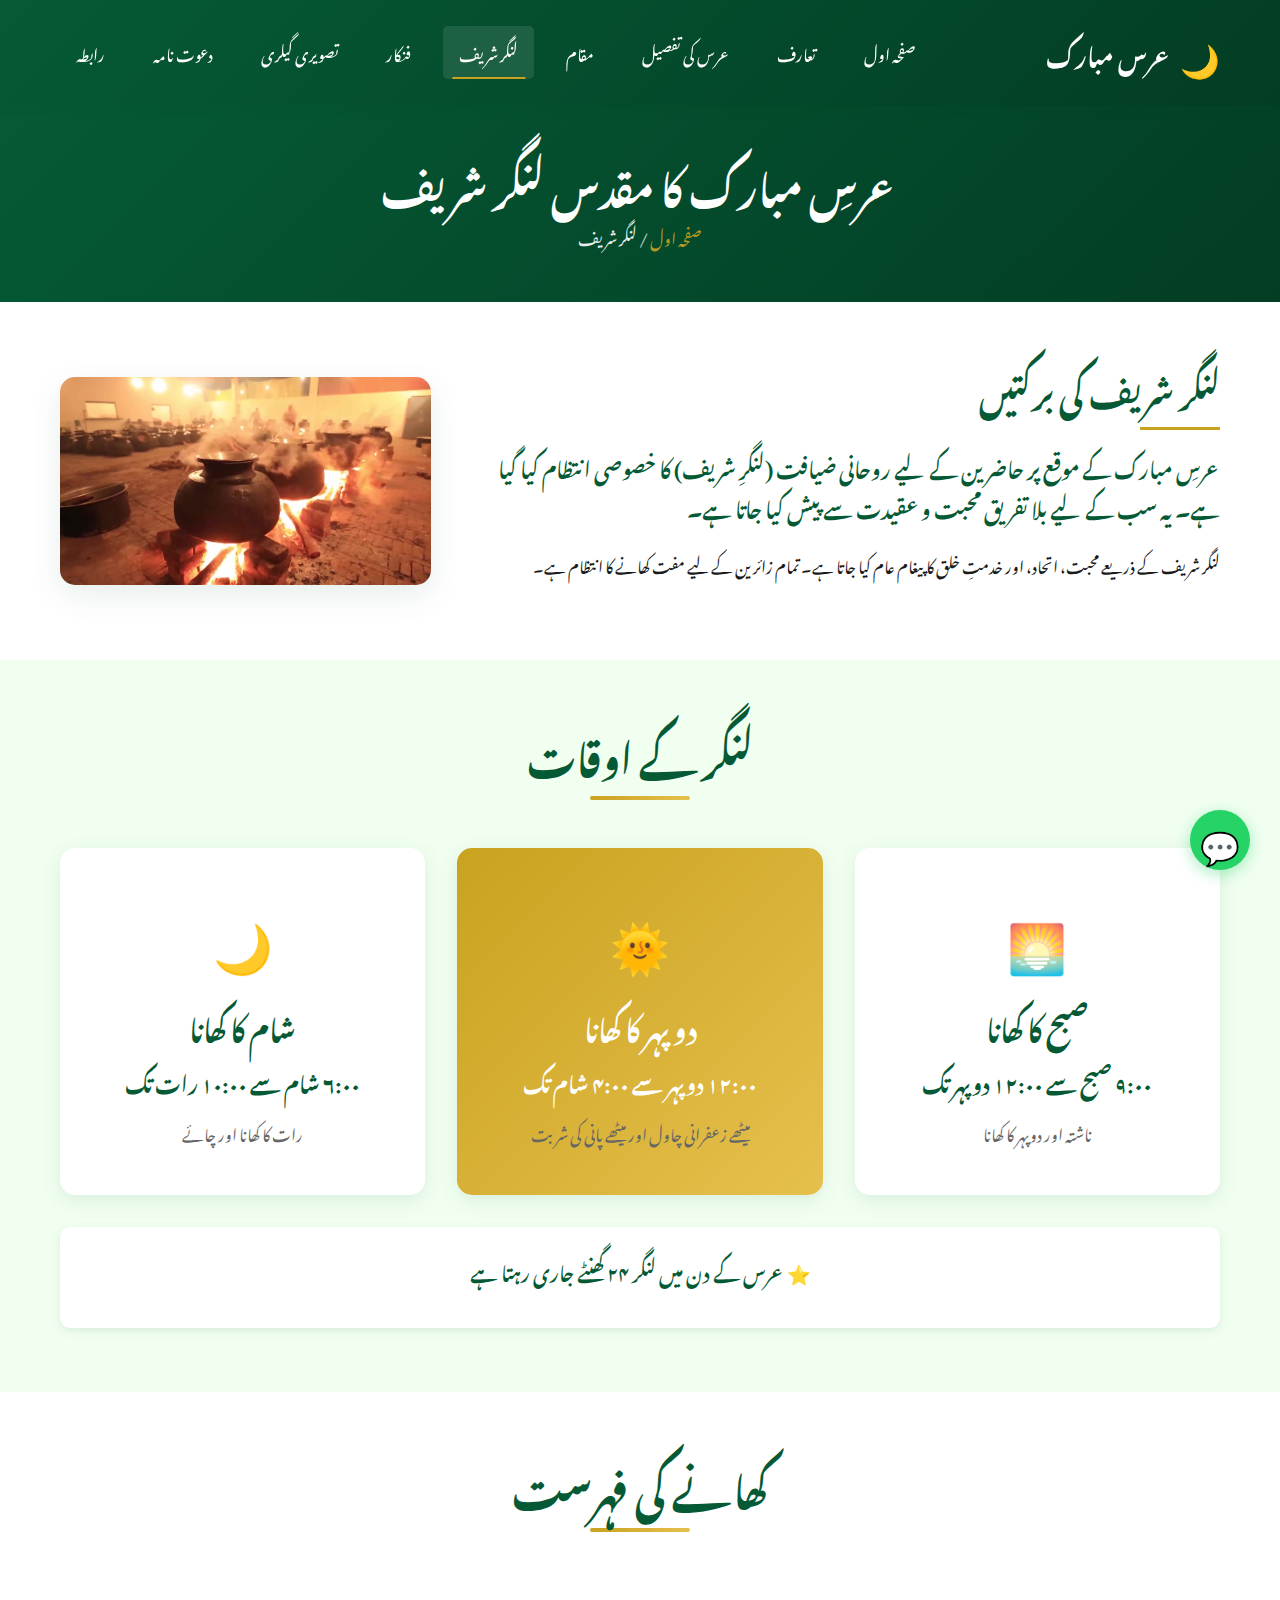
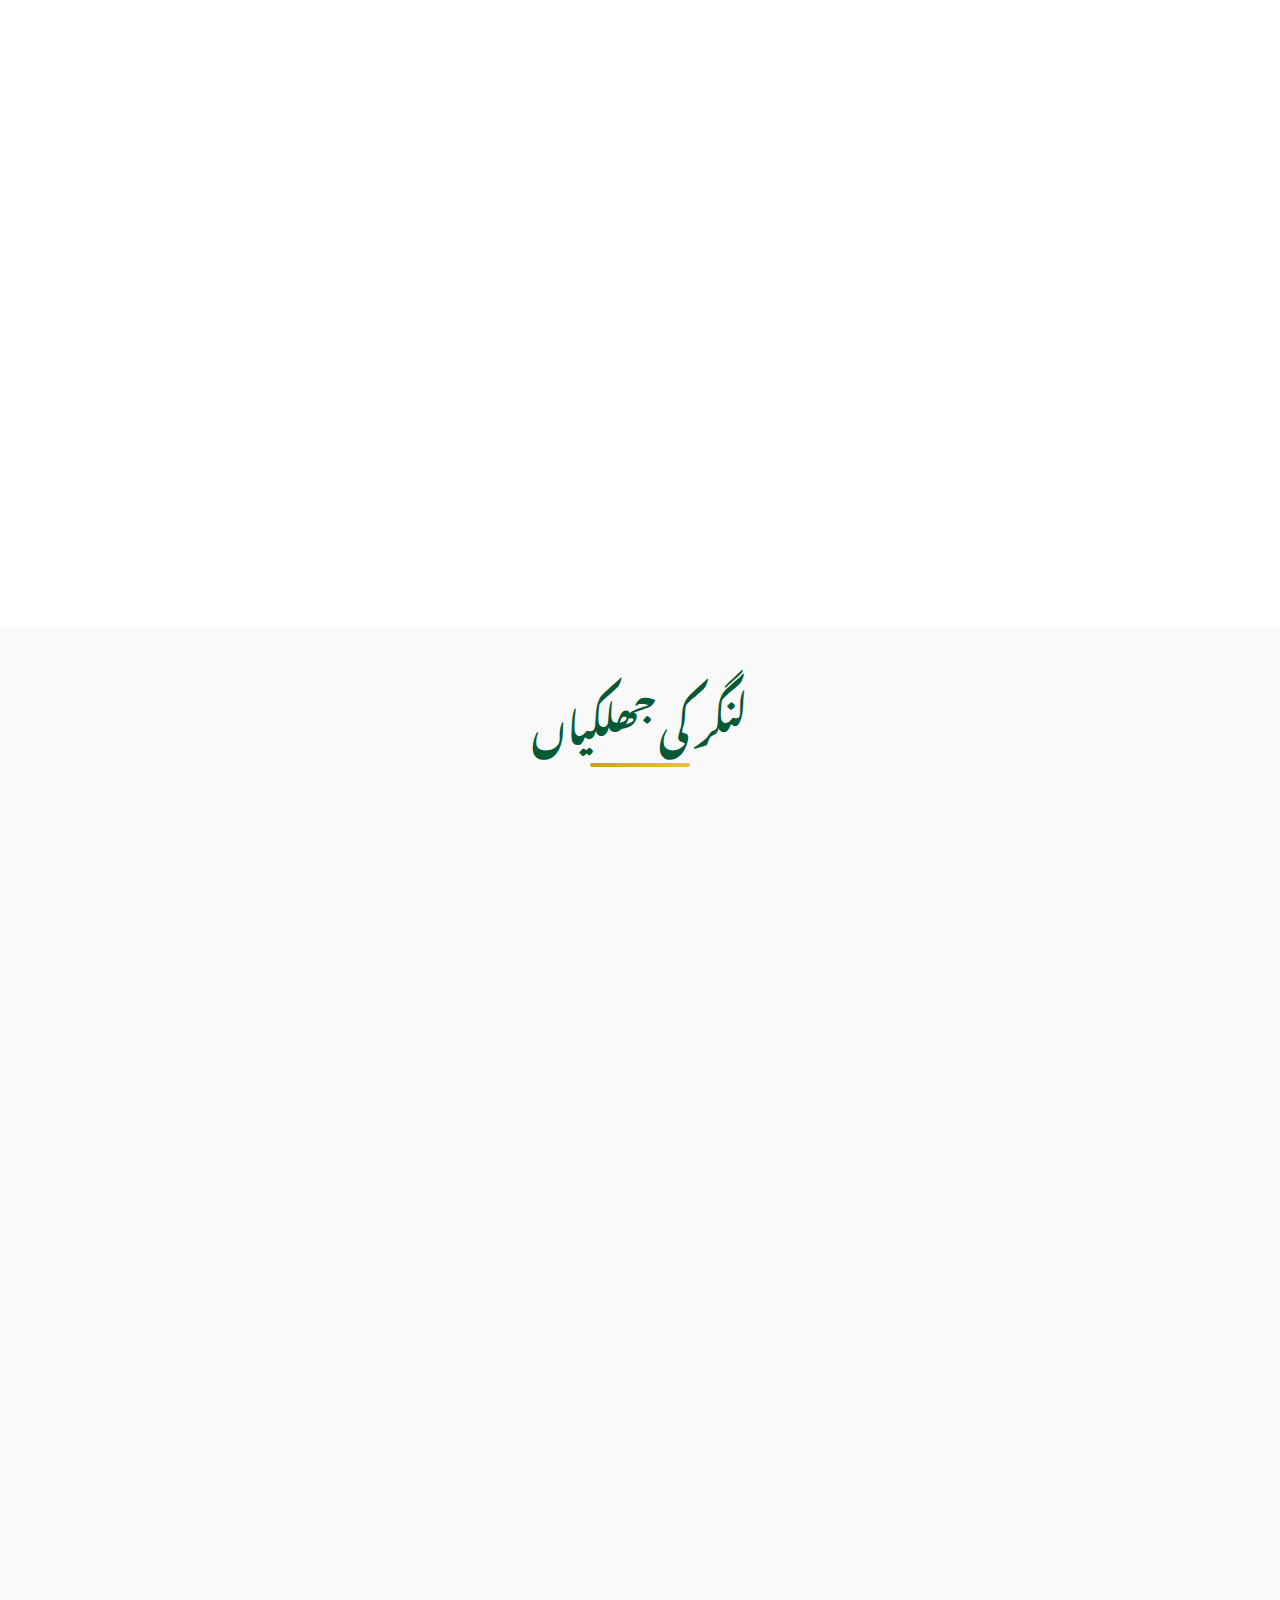
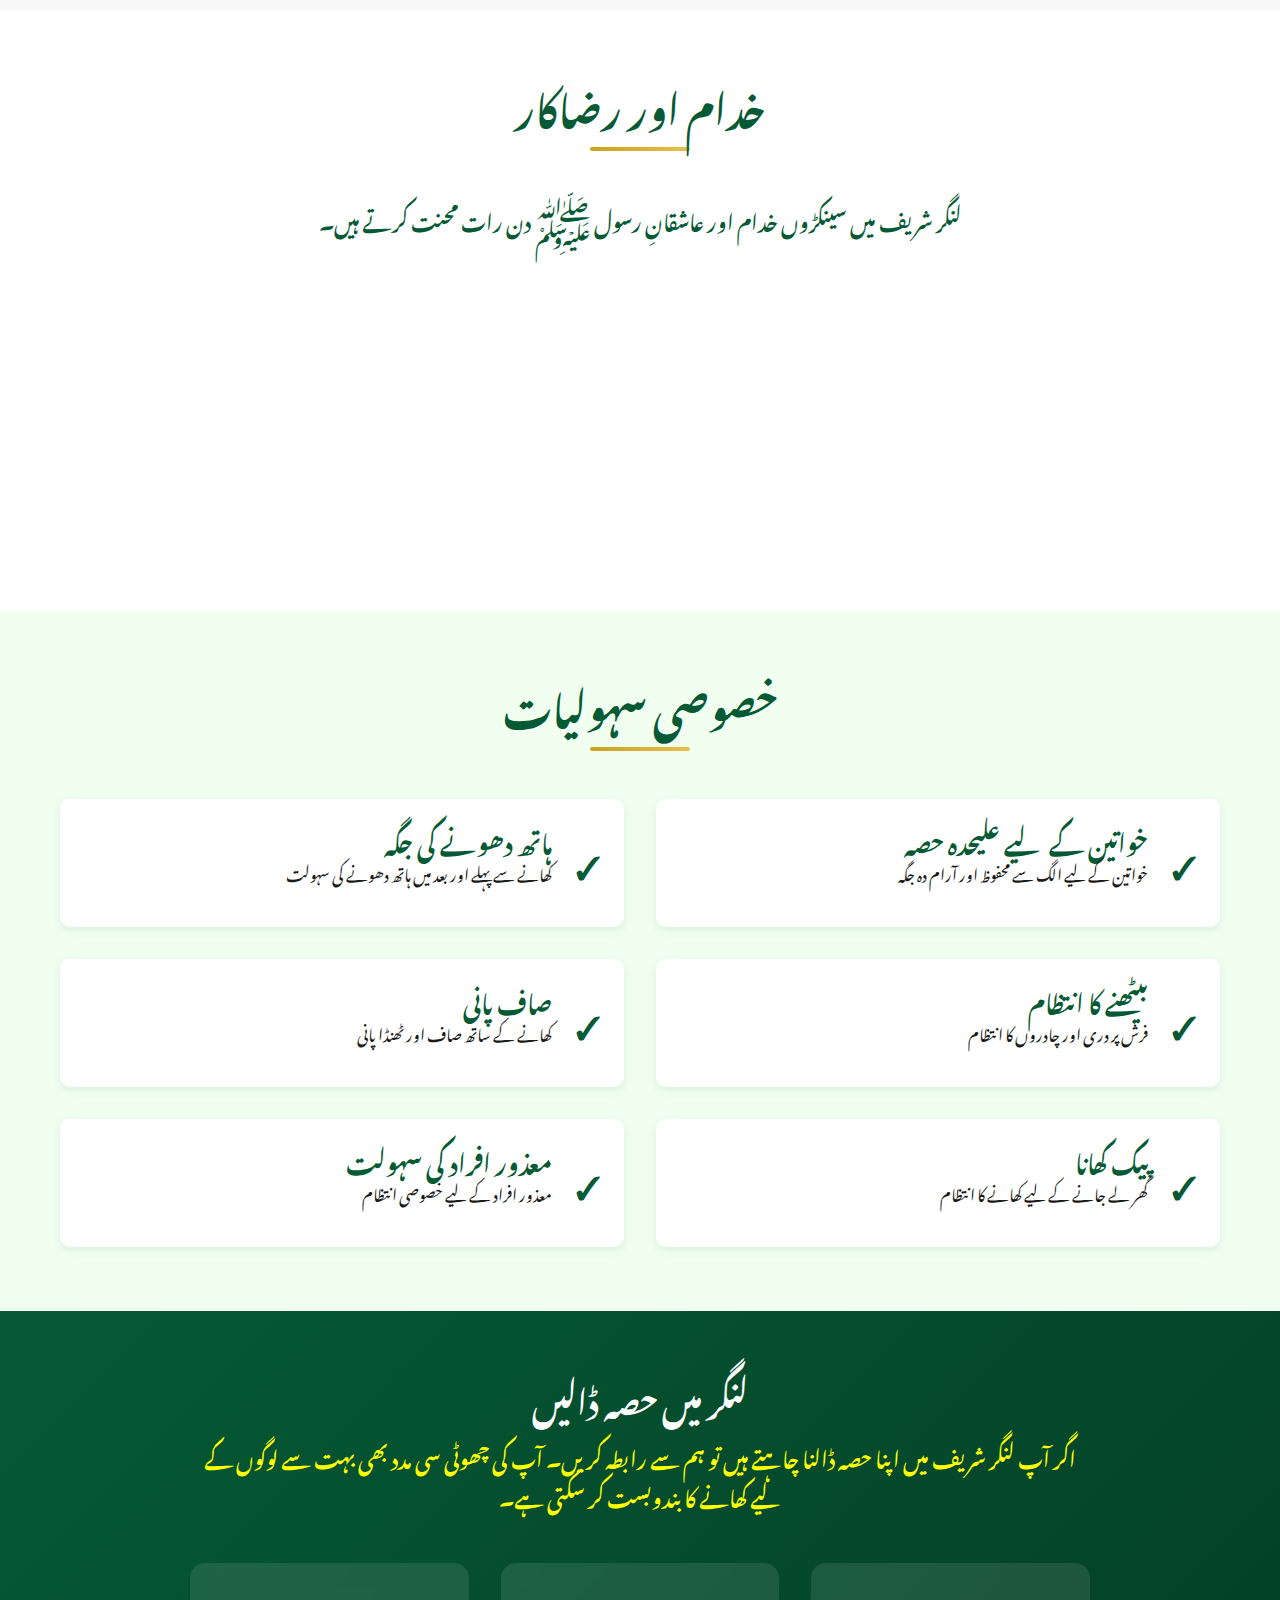
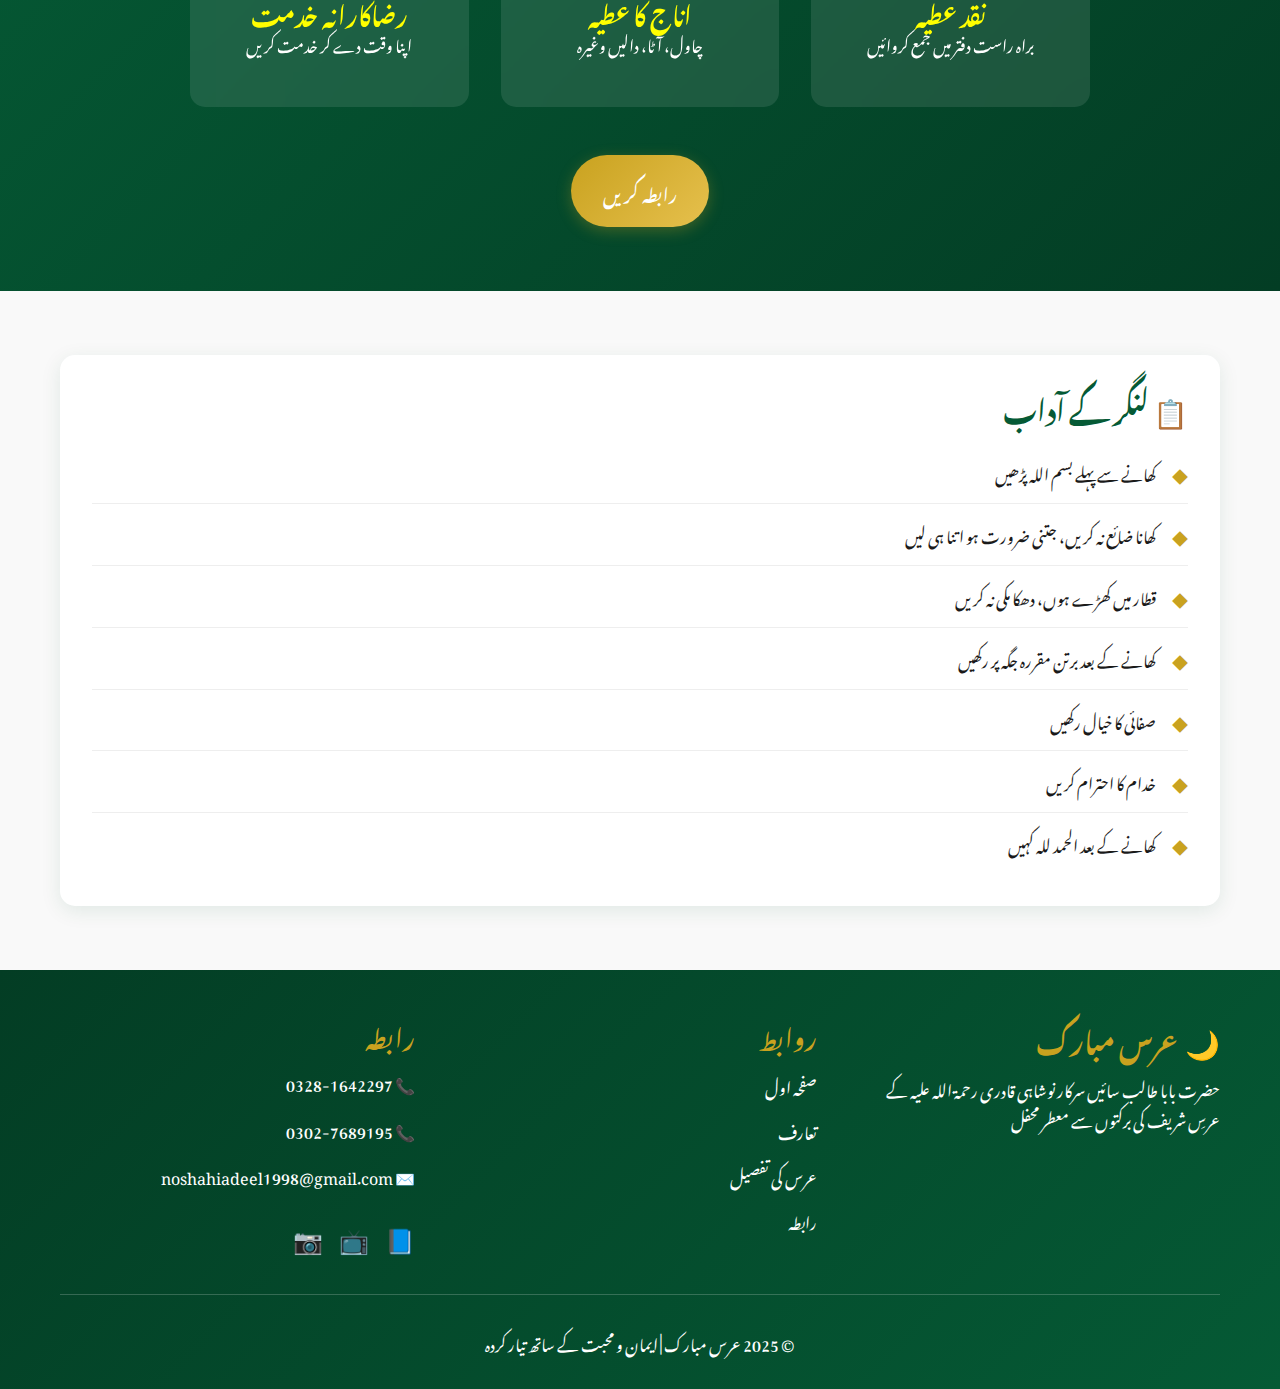
<file: langar.html>
<!DOCTYPE html>
<html lang="ur" dir="rtl">
<head>
    <meta charset="UTF-8">
    <meta name="viewport" content="width=device-width, initial-scale=1.0">
    <meta name="description" content="عرسِ مبارک کا مقدس لنگر شریف - کھانے کی تفصیل اور انتظامات">
    <title>🌙 عرس مبارک </title>
    <link rel="stylesheet" href="css/style.css">
    <link href="https://fonts.googleapis.com/css2?family=Noto+Nastaliq+Urdu:wght@400;700&display=swap" rel="stylesheet">
</head>
<body>
    <!-- Header / Navigation -->
    <header class="navbar" id="navbar">
        <div class="container">
            <div class="logo">
                <span class="logo-icon">🌙</span>
                <span class="logo-text">عرس مبارک</span>
            </div>
            <nav class="nav-menu" id="navMenu">
                <a href="index.html" class="nav-link">صفحہ اول</a>
                <a href="about.html" class="nav-link">تعارف</a>
                <a href="urs-details.html" class="nav-link">عرس کی تفصیل</a>
                <a href="venue.html" class="nav-link">مقام</a>
                <a href="langar.html" class="nav-link active">لنگر شریف</a>
                <a href="guests.html" class="nav-link">فنکار</a>
                <a href="gallery.html" class="nav-link">تصویری گیلری</a>
                <a href="invitation.html" class="nav-link">دعوت نامہ</a>
                <a href="contact.html" class="nav-link">رابطہ</a>
            </nav>
            <div class="menu-toggle" id="menuToggle">
                <span></span>
                <span></span>
                <span></span>
            </div>
        </div>
    </header>

    <!-- Page Header -->
    <section class="page-header">
        <div class="container">
            <h1 class="page-title">عرسِ مبارک کا مقدس لنگر شریف</h1>
            <div class="breadcrumb">
                <a href="index.html">صفحہ اول</a> / <span>لنگر شریف</span>
            </div>
        </div>
    </section>

    <!-- Langar Introduction -->
    <section class="langar-intro-section">
        <div class="container">
            <div class="intro-content">
                <div class="intro-text">
                    <h2>لنگر شریف کی برکتیں</h2>
                    <div class="golden-line"></div>
                    <p class="lead-text">
                        عرسِ مبارک کے موقع پر حاضرین کے لیے روحانی ضیافت (لنگرِ شریف) کا خصوصی انتظام کیا گیا ہے۔
                        یہ سب کے لیے بلا تفریق محبت و عقیدت سے پیش کیا جاتا ہے۔
                    </p>
                    <p>
                        لنگر شریف کے ذریعے محبت، اتحاد، اور خدمتِ خلق کا پیغام عام کیا جاتا ہے۔
                        تمام زائرین کے لیے مفت کھانے کا انتظام ہے۔
                    </p>
                </div>
                <div class="intro-image">
                    <img src="images/langer.jpg" alt="لنگر شریف" onerror="this.src='https://via.placeholder.com/500x400/055a35/ffffff?text=لنگر+شریف'">
                </div>
            </div>
        </div>
    </section>

    <!-- Langar Timings -->
    <section class="langar-timings-section">
        <div class="container">
            <div class="section-header">
                <h2 class="section-title">لنگر کے اوقات</h2>
                <div class="title-divider"></div>
            </div>
            <div class="timings-box">
                <div class="timing-item">
                    <div class="timing-icon">🌅</div>
                    <h3>صبح کا کھانا</h3>
                    <p class="timing">۹:۰۰ صبح سے ۱۲:۰۰ دوپہر تک</p>
                    <p class="timing-desc">ناشتہ اور دوپہر کا کھانا</p>
                </div>
                <div class="timing-item highlight">
                    <div class="timing-icon">🌞</div>
                    <h3>دوپہر کا کھانا</h3>
                    <p class="timing">۱۲:۰۰ دوپہر سے ۴:۰۰ شام تک</p>
                    <p class="timing-desc">میٹھے زعفرانی چاول اور میٹھے پانی کی شربت</p>
                </div>
                <div class="timing-item">
                    <div class="timing-icon">🌙</div>
                    <h3>شام کا کھانا</h3>
                    <p class="timing">۶:۰۰ شام سے ۱۰:۰۰ رات تک</p>
                    <p class="timing-desc">رات کا کھانا اور چائے</p>
                </div>
            </div>
            <div class="special-note">
                <p>⭐ عرس کے دن میں لنگر ۲۴ گھنٹے جاری رہتا ہے</p>
            </div>
        </div>
    </section>

    <!-- Menu Section -->
    <section class="menu-section">
        <div class="container">
            <div class="section-header">
                <h2 class="section-title">کھانے کی فہرست</h2>
                <div class="title-divider"></div>
            </div>
            <div class="menu-grid">
                <div class="menu-card">
                    <div class="menu-icon">🍚</div>
                    <h3>چاول</h3>
                    <p>خوشبودار بسمتی چاول</p>
                </div>
                <div class="menu-card">
                    <div class="menu-icon">🍞</div>
                    <h3>روٹی</h3>
                    <p>تازہ تندوری روٹی</p>
                </div>
                <div class="menu-card">
                    <div class="menu-icon">🍲</div>
                    <h3>حلیم</h3>
                    <p>گوشت اور دالوں کی حلیم</p>
                </div>
                <div class="menu-card">
                    <div class="menu-icon">🥘</div>
                    <h3>سالن</h3>
                    <p>مرغی یا گوشت کا سالن</p>
                </div>
                <div class="menu-card">
                    <div class="menu-icon">🍯</div>
                    <h3>حلوہ</h3>
                    <p>سوجی کا حلوہ</p>
                </div>
                <div class="menu-card">
                    <div class="menu-icon">🥤</div>
                    <h3>مشروبات</h3>
                    <p>دودھ، چائے اور شربت</p>
                </div>
                <div class="menu-card">
                    <div class="menu-icon">🥗</div>
                    <h3>سلاد</h3>
                    <p>تازہ سبزیاں اور چٹنی</p>
                </div>
                <div class="menu-card">
                    <div class="menu-icon">🍰</div>
                    <h3>میٹھا</h3>
                    <p>زردہ</p>
                </div>
            </div>
        </div>
    </section>

    <!-- Langar Gallery -->
    <section class="langar-gallery-section">
        <div class="container">
            <div class="section-header">
                <h2 class="section-title">لنگر کی جھلکیاں</h2>
                <div class="title-divider"></div>
            </div>
            <div class="langar-gallery">
                <div class="gallery-item">
                    <img src="images/langer.jpg" alt="لنگر" onerror="this.src='https://via.placeholder.com/400x300/055a35/ffffff?text=لنگر+1'">
                    <div class="gallery-caption">کھانا تیار کرتے ہوئے</div>
                </div>
                <div class="gallery-item">
                    <img src="images/khana deity hoye.png" alt="لنگر" onerror="this.src='https://via.placeholder.com/400x300/c9a21f/ffffff?text=لنگر+2'">
                    <div class="gallery-caption">کھانا تقسیم کرتے ہوئے</div>
                </div>
                <div class="gallery-item">
                    <img src="images/khna deity hoye.png" alt="لنگر" onerror="this.src='https://via.placeholder.com/400x300/055a35/ffffff?text=لنگر+3'">
                    <div class="gallery-caption">زائرین کھانا کھاتے ہوئے</div>
                </div>
                <div class="gallery-item">
                    <img src="images/langar.png" alt="لنگر" onerror="this.src='https://via.placeholder.com/400x300/c9a21f/ffffff?text=لنگر+4'">
                    <div class="gallery-caption">خدام کی خدمت</div>
                </div>
                <div class="gallery-item">
                    <img src="images/halwa.jpg" alt="لنگر" onerror="this.src='https://via.placeholder.com/400x300/055a35/ffffff?text=لنگر+5'">
                    <div class="gallery-caption">حلوہ کی تقسیم</div>
                </div>
                <div class="gallery-item">
                    <img src="images/chai.jpg" alt="لنگر" onerror="this.src='https://via.placeholder.com/400x300/c9a21f/ffffff?text=لنگر+6'">
                    <div class="gallery-caption">چائے کی تقسیم</div>
                </div>
            </div>
        </div>
    </section>

    <!-- Volunteer Section -->
    <section class="volunteer-section">
        <div class="container">
            <div class="section-header">
                <h2 class="section-title">خدام اور رضاکار</h2>
                <div class="title-divider"></div>
            </div>
            <div class="volunteer-content">
                <p class="lead-text text-center">
                    لنگر شریف میں سینکڑوں خدام اور عاشقانِ رسول ﷺ دن رات محنت کرتے ہیں۔
                </p>
                <div class="volunteer-grid">
                    <div class="volunteer-card">
                        <div class="volunteer-icon">👨‍🍳</div>
                        <h3>باورچی</h3>
                        <p>ماہر باورچی کھانا تیار کرتے ہیں</p>
                    </div>
                    <div class="volunteer-card">
                        <div class="volunteer-icon">🤝</div>
                        <h3>خدام</h3>
                        <p>کھانا تقسیم کرنے والے خدام</p>
                    </div>
                    <div class="volunteer-card">
                        <div class="volunteer-icon">🧹</div>
                        <h3>صفائی کرنے والے</h3>
                        <p>صفائی کا انتظام کرنے والے</p>
                    </div>
                    <div class="volunteer-card">
                        <div class="volunteer-icon">📋</div>
                        <h3>منتظمین</h3>
                        <p>انتظامی امور کی دیکھ بھال</p>
                    </div>
                </div>
            </div>
        </div>
    </section>

    <!-- Facilities Section -->
    <section class="langar-facilities-section">
        <div class="container">
            <div class="section-header">
                <h2 class="section-title">خصوصی سہولیات</h2>
                <div class="title-divider"></div>
            </div>
            <div class="facilities-list">
                <div class="facility-item">
                    <span class="facility-check">✓</span>
                    <div class="facility-text">
                        <h4>خواتین کے لیے علیحدہ حصہ</h4>
                        <p>خواتین کے لیے الگ سے محفوظ اور آرام دہ جگہ</p>
                    </div>
                </div>
                <div class="facility-item">
                    <span class="facility-check">✓</span>
                    <div class="facility-text">
                        <h4>ہاتھ دھونے کی جگہ</h4>
                        <p>کھانے سے پہلے اور بعد میں ہاتھ دھونے کی سہولت</p>
                    </div>
                </div>
                <div class="facility-item">
                    <span class="facility-check">✓</span>
                    <div class="facility-text">
                        <h4>بیٹھنے کا انتظام</h4>
                        <p>فرش پر دری اور چادروں کا انتظام</p>
                    </div>
                </div>
                <div class="facility-item">
                    <span class="facility-check">✓</span>
                    <div class="facility-text">
                        <h4>صاف پانی</h4>
                        <p>کھانے کے ساتھ صاف اور ٹھنڈا پانی</p>
                    </div>
                </div>
                <div class="facility-item">
                    <span class="facility-check">✓</span>
                    <div class="facility-text">
                        <h4>پیک کھانا</h4>
                        <p>گھر لے جانے کے لیے کھانے کا انتظام</p>
                    </div>
                </div>
                <div class="facility-item">
                    <span class="facility-check">✓</span>
                    <div class="facility-text">
                        <h4>معذور افراد کی سہولت</h4>
                        <p>معذور افراد کے لیے خصوصی انتظام</p>
                    </div>
                </div>
            </div>
        </div>
    </section>

    <!-- Donation Section -->
    <section class="donation-section">
        <div class="container">
            <div class="donation-box">
                <h2>لنگر میں حصہ ڈالیں</h2>
                <p class="lead-text" style="color: yellow;">
                    اگر آپ لنگر شریف میں اپنا حصہ ڈالنا چاہتے ہیں تو ہم سے رابطہ کریں۔
                    آپ کی چھوٹی سی مدد بھی بہت سے لوگوں کے لیے کھانے کا بندوبست کر سکتی ہے۔
                </p>
                <div class="donation-options">
                    <div class="donation-option">
                        <h4 style="color: yellow;">نقد عطیہ</h4>
                        <p>براہ راست دفتر میں جمع کروائیں</p>
                    </div>
                    <div class="donation-option">
                        <h4 style="color: yellow;">اناج کا عطیہ</h4>
                        <p>چاول، آٹا، دالیں وغیرہ</p>
                    </div>
                    <div class="donation-option">
                        <h4 style="color: yellow;">رضاکارانہ خدمت</h4>
                        <p>اپنا وقت دے کر خدمت کریں</p>
                    </div>
                </div>
                <div class="text-center">
                    <a href="contact.html" class="btn-primary">رابطہ کریں</a>
                </div>
            </div>
        </div>
    </section>

    <!-- Rules Section -->
    <section class="rules-section">
        <div class="container">
            <div class="rules-box">
                <h3>📋 لنگر کے آداب</h3>
                <ul class="rules-list">
                    <li>کھانے سے پہلے بسم اللہ پڑھیں</li>
                    <li>کھانا ضائع نہ کریں، جتنی ضرورت ہو اتنا ہی لیں</li>
                    <li>قطار میں کھڑے ہوں، دھکا مکی نہ کریں</li>
                    <li>کھانے کے بعد برتن مقررہ جگہ پر رکھیں</li>
                    <li>صفائی کا خیال رکھیں</li>
                    <li>خدام کا احترام کریں</li>
                    <li>کھانے کے بعد الحمد للہ کہیں</li>
                </ul>
            </div>
        </div>
    </section>

    <!-- Footer -->
    <footer class="footer">
        <div class="container">
            <div class="footer-content">
                <div class="footer-section">
                    <h3>🌙 عرس مبارک</h3>
                    <p>حضرت بابا طالب سائیں سرکار نوشاہی قادری رحمۃ اللہ علیہ کے عرسِ شریف کی برکتوں سے معطر محفل</p>
                </div>
                <div class="footer-section">
                    <h4>روابط</h4>
                    <ul class="footer-links">
                        <li><a href="index.html">صفحہ اول</a></li>
                        <li><a href="about.html">تعارف</a></li>
                        <li><a href="urs-details.html">عرس کی تفصیل</a></li>
                        <li><a href="contact.html">رابطہ</a></li>
                    </ul>
                </div>
                <div class="footer-section">
                    <h4>رابطہ</h4>
                    <p>📞 0328-1642297</p>
                    <p>📞 0302-7689195</p>
                    <p>✉️ noshahiadeel1998@gmail.com</p>
                    <div class="social-icons">
                        <a href="https://www.tiktok.com/@noshahi_media_97?_t=ZS-90ZbXQawfYn&_r=1" class="social-icon">📘</a>
                        <a href="https://www.youtube.com/@Noshahi_Media_97" class="social-icon">📺</a>
                        <a href="https://www.facebook.com/profile.php?id=61567039846702" class="social-icon">📷</a>  </div>
                </div>
            </div>
            <div class="footer-bottom">
                <p>© 2025 عرس مبارک | ایمان و محبت کے ساتھ تیار کردہ</p>
            </div>
        </div>
    </footer>

    <!-- Scroll to Top Button -->
    <button class="scroll-top" id="scrollTop">↑</button>

    <!-- WhatsApp Button -->
    <a href="https://wa.me/923001234567" class="whatsapp-btn" target="_blank">
        <span class="whatsapp-icon">💬</span>
    </a>

    <script src="js/script.js"></script>
</body>
</html>
</file>
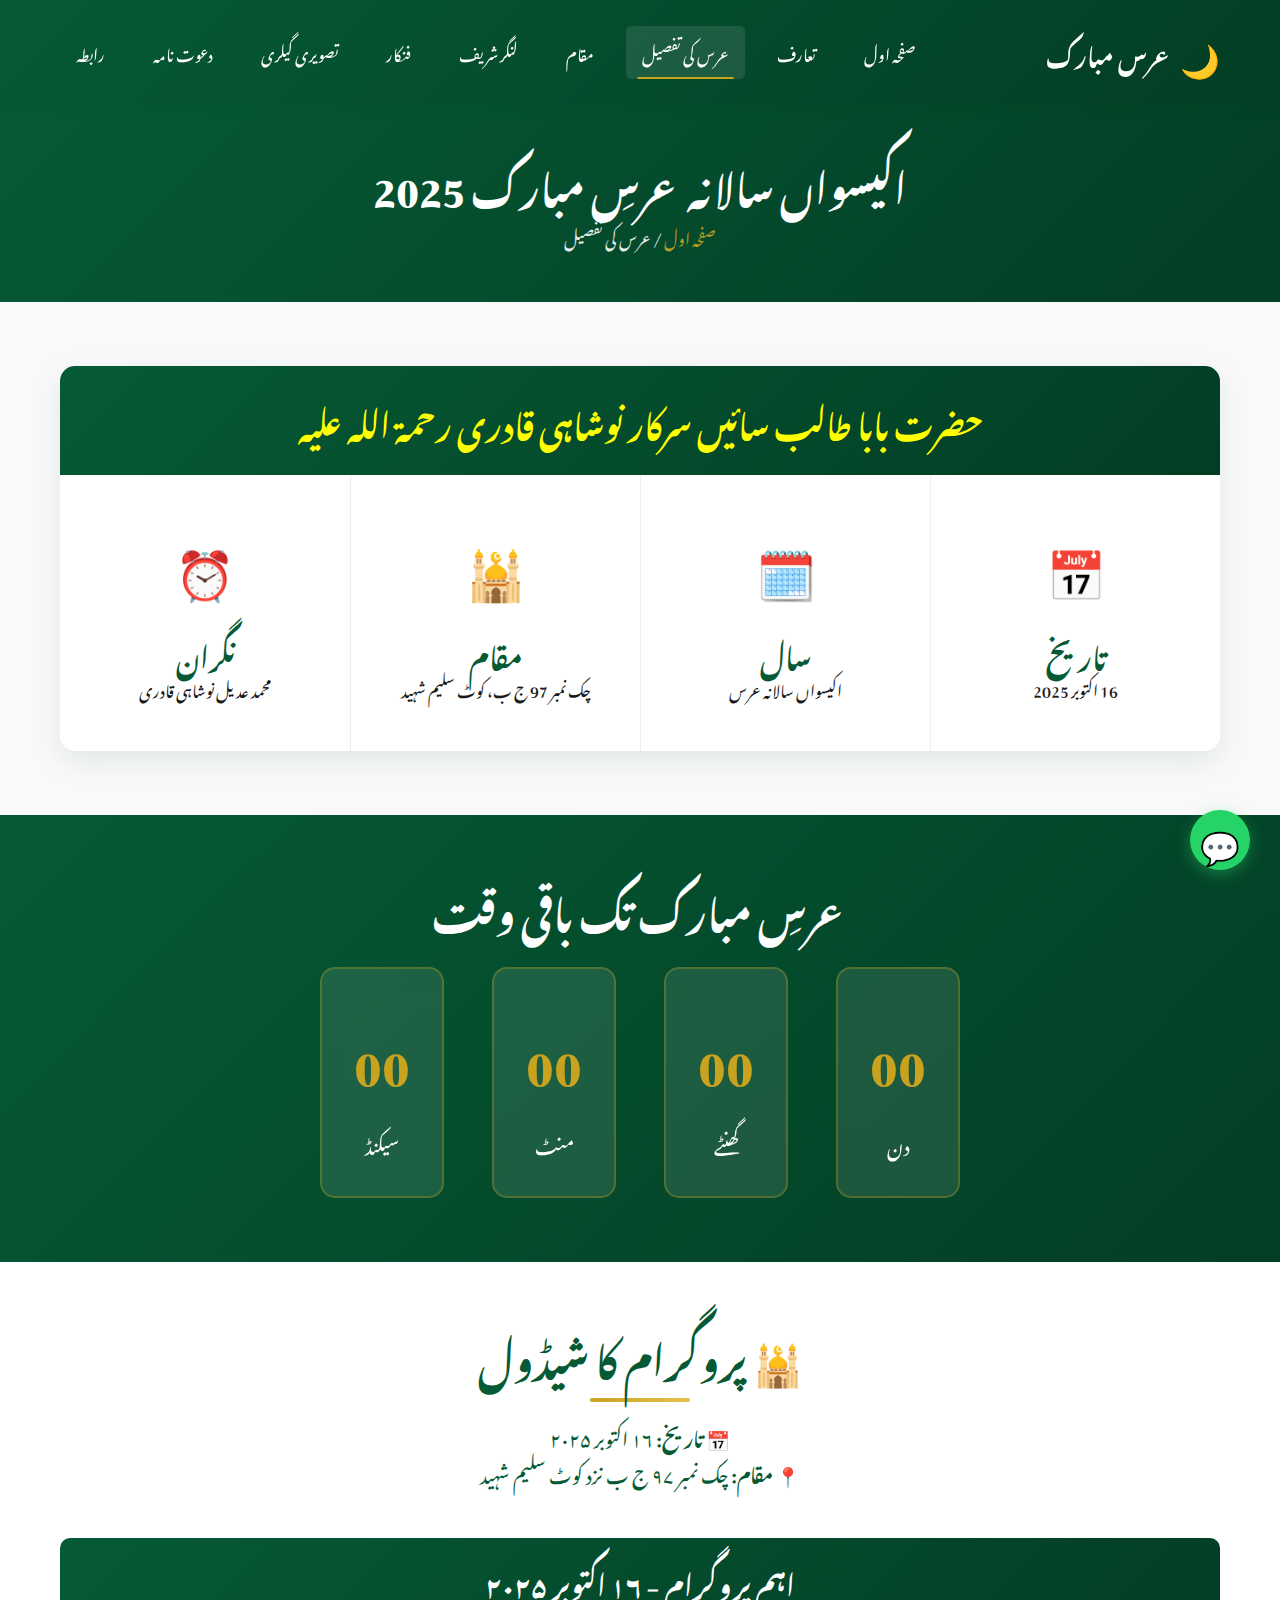
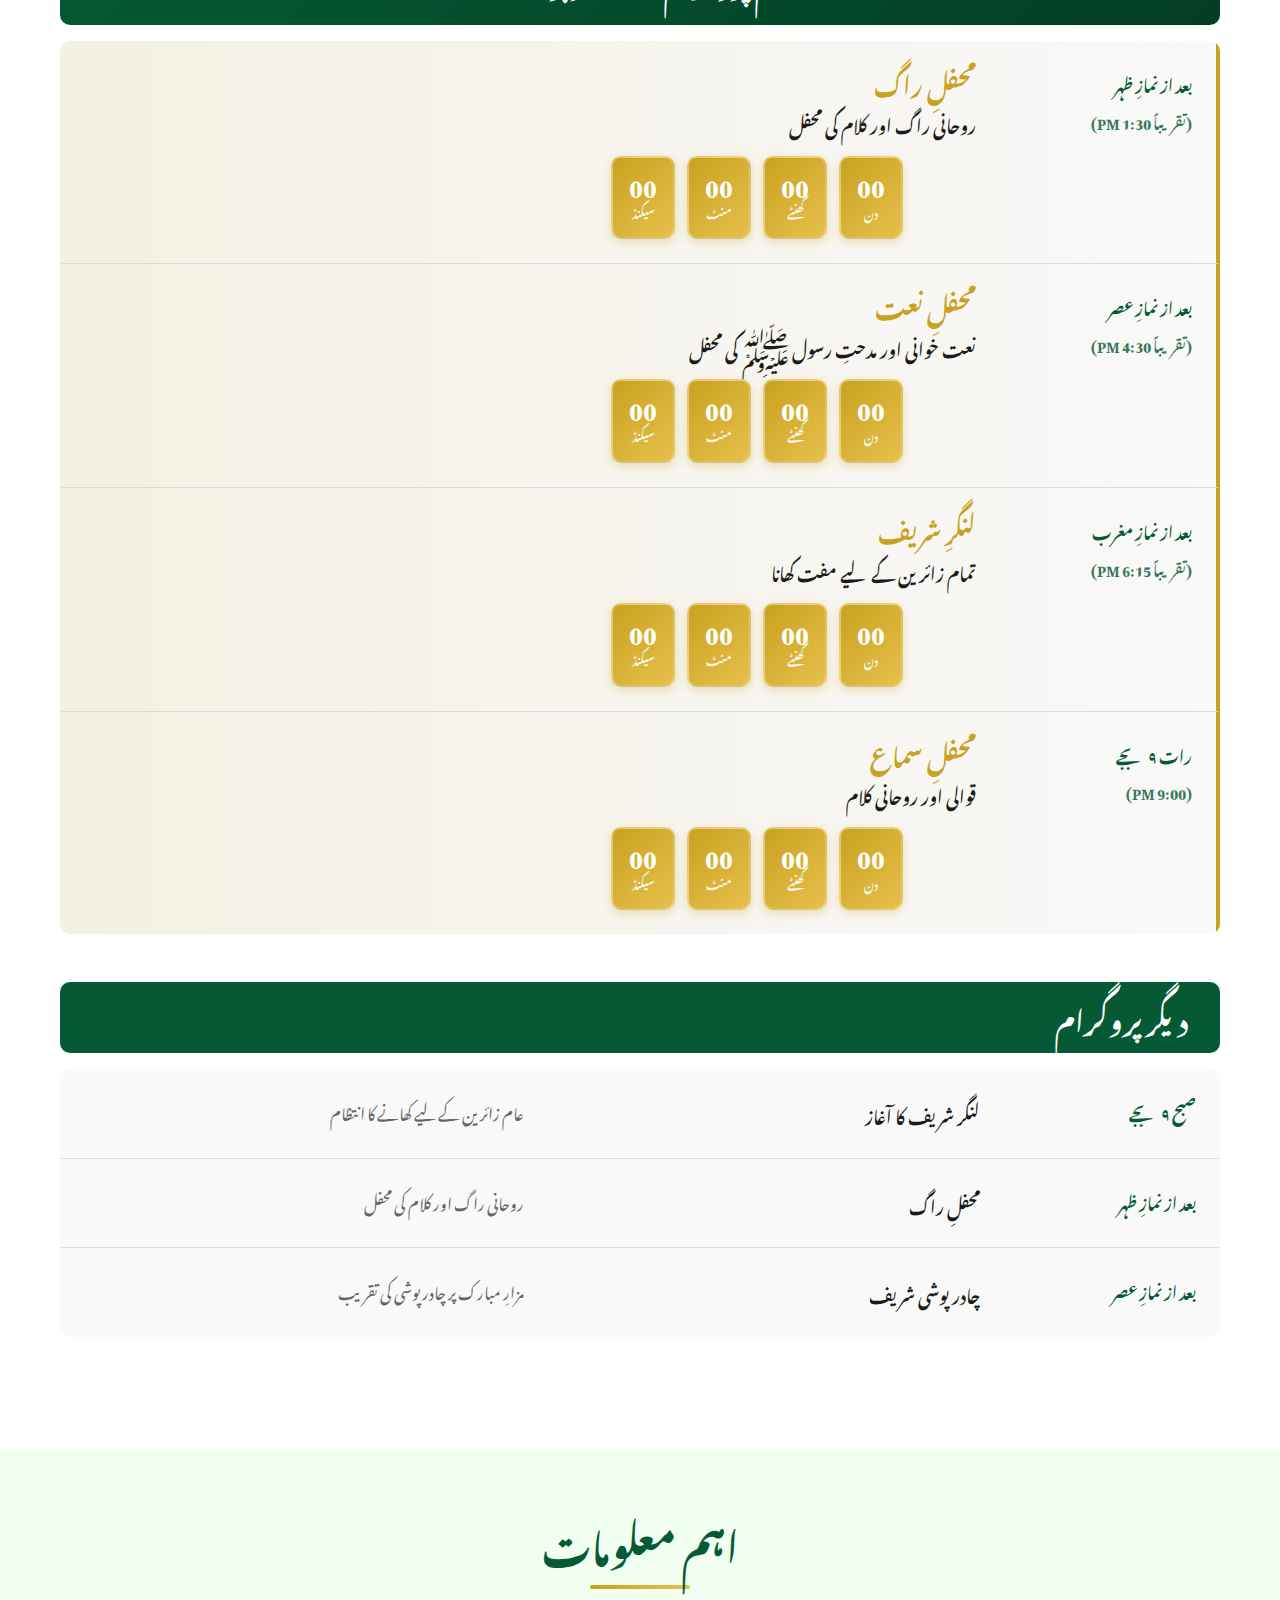
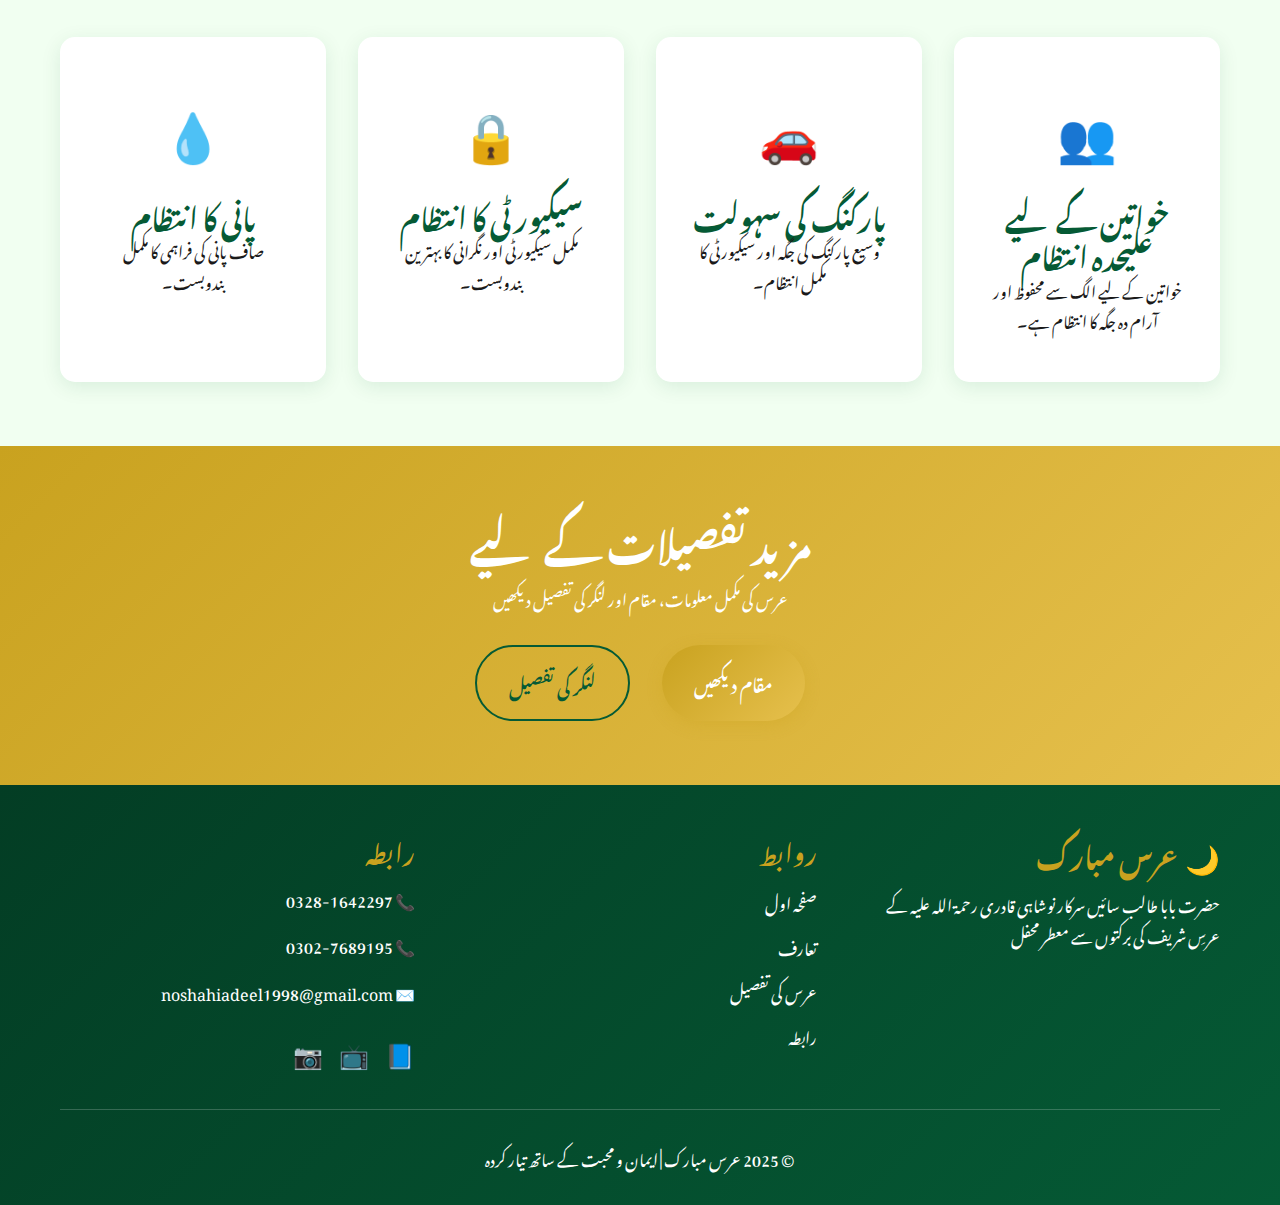
<file: urs-details.html>
<!DOCTYPE html>
<html lang="ur" dir="rtl">
<head>
    <meta charset="UTF-8">
    <meta name="viewport" content="width=device-width, initial-scale=1.0">
    <meta name="description" content="عرسِ مبارک ۲۰۲۵ کی مکمل تفصیل، تاریخ اور شیڈول">
    <title>🌙 عرس مبارک </title>
    <link rel="stylesheet" href="css/style.css">
    <link href="https://fonts.googleapis.com/css2?family=Noto+Nastaliq+Urdu:wght@400;700&display=swap" rel="stylesheet">
</head>
<body>
    <!-- Header / Navigation -->
    <header class="navbar" id="navbar">
        <div class="container">
            <div class="logo">
                <span class="logo-icon">🌙</span>
                <span class="logo-text">عرس مبارک</span>
            </div>
            <nav class="nav-menu" id="navMenu">
                <a href="index.html" class="nav-link">صفحہ اول</a>
                <a href="about.html" class="nav-link">تعارف</a>
                <a href="urs-details.html" class="nav-link active">عرس کی تفصیل</a>
                <a href="venue.html" class="nav-link">مقام</a>
                <a href="langar.html" class="nav-link">لنگر شریف</a>
                <a href="guests.html" class="nav-link">فنکار</a>
                <a href="gallery.html" class="nav-link">تصویری گیلری</a>
                <a href="invitation.html" class="nav-link">دعوت نامہ</a>
                <a href="contact.html" class="nav-link">رابطہ</a>
            </nav>
            <div class="menu-toggle" id="menuToggle">
                <span></span>
                <span></span>
                <span></span>
            </div>
        </div>
    </header>

    <!-- Page Header -->
    <section class="page-header">
        <div class="container">
            <h1 class="page-title">اکیسواں سالانہ عرسِ مبارک 2025</h1>
            <div class="breadcrumb">
                <a href="index.html">صفحہ اول</a> / <span>عرس کی تفصیل</span>
            </div>
        </div>
    </section>

    <!-- Event Details -->
    <section class="event-details-section">
        <div class="container">
            <div class="event-info-box">
                <div class="event-info-header">
                    <h2 style="color: yellow;">حضرت بابا طالب سائیں سرکار نوشاہی قادری رحمۃ اللہ علیہ</h2>
                </div>
                <div class="event-info-grid">
                    <div class="event-info-item">
                        <div class="info-icon">📅</div>
                        <div class="info-content">
                            <h3>تاریخ</h3>
                            <p>16 اکتوبر 2025</p>
                        </div>
                    </div>
                    <div class="event-info-item">
                        <div class="info-icon">🗓️</div>
                        <div class="info-content">
                            <h3>سال</h3>
                            <p>اکیسواں سالانہ عرس</p>
                        </div>
                    </div>
                    <div class="event-info-item">
                        <div class="info-icon">🕌</div>
                        <div class="info-content">
                            <h3>مقام</h3>
                            <p>چک نمبر 97 ج ب، کوٹ سلیم شہید</p>
                        </div>
                    </div>
                    <div class="event-info-item">
                        <div class="info-icon">⏰</div>
                        <div class="info-content">
                            <h3>نگران</h3>
                            <p>محمد عدیل نوشاہی قادری</p>
                        </div>
                    </div>
                </div>
            </div>
        </div>
    </section>

    <!-- Countdown Section -->
    <section class="countdown-section">
        <div class="container">
            <h2 class="section-title light">عرسِ مبارک تک باقی وقت</h2>
            <div class="countdown" id="countdown">
                <div class="countdown-item">
                    <span class="countdown-value" id="days">00</span>
                    <span class="countdown-label">دن</span>
                </div>
                <div class="countdown-item">
                    <span class="countdown-value" id="hours">00</span>
                    <span class="countdown-label">گھنٹے</span>
                </div>
                <div class="countdown-item">
                    <span class="countdown-value" id="minutes">00</span>
                    <span class="countdown-label">منٹ</span>
                </div>
                <div class="countdown-item">
                    <span class="countdown-value" id="seconds">00</span>
                    <span class="countdown-label">سیکنڈ</span>
                </div>
            </div>
        </div>
    </section>

    <!-- Schedule Section -->
    <section class="schedule-section">
        <div class="container">
            <div class="section-header">
                <h2 class="section-title">🕌 پروگرام کا شیڈول</h2>
                <div class="title-divider"></div>
                <p style="text-align: center; margin-top: 15px; font-size: 1.2rem; color: var(--primary-green);">
                    <strong>📅 تاریخ:</strong> ۱۶ اکتوبر ۲۰۲۵<br>
                    <strong>📍 مقام:</strong> چک نمبر ۹۷ ج ب نزد کوٹ سلیم شہید
                </p>
            </div>

            <!-- Main Programs with Countdown -->
            <div class="schedule-day main-day">
                <h3 class="day-title" style="background: linear-gradient(135deg, var(--primary-green), var(--dark-green)); color: white; padding: 1.5rem; border-radius: 10px; text-align: center;">اہم پروگرام - ۱۶ اکتوبر ۲۰۲۵</h3>
                <div class="schedule-table">
                    <div class="schedule-row highlight program-item" data-time="13:30">
                        <div class="schedule-time">بعد از نمازِ ظہر<br><small style="font-size: 0.9rem; opacity: 0.8;">(تقریباً 1:30 PM)</small></div>
                        <div class="schedule-event">
                            <h4 style="margin: 0 0 0.5rem 0; color: var(--primary-gold);">محفلِ راگ</h4>
                            <p style="margin: 0;">روحانی راگ اور کلام کی محفل</p>
                            <div class="program-countdown-mini">
                                <div class="mini-countdown-item">
                                    <span class="mini-value" data-type="days">00</span>
                                    <span class="mini-label">دن</span>
                                </div>
                                <div class="mini-countdown-item">
                                    <span class="mini-value" data-type="hours">00</span>
                                    <span class="mini-label">گھنٹے</span>
                                </div>
                                <div class="mini-countdown-item">
                                    <span class="mini-value" data-type="minutes">00</span>
                                    <span class="mini-label">منٹ</span>
                                </div>
                                <div class="mini-countdown-item">
                                    <span class="mini-value" data-type="seconds">00</span>
                                    <span class="mini-label">سیکنڈ</span>
                                </div>
                            </div>
                        </div>
                    </div>
                    <div class="schedule-row highlight program-item" data-time="16:30">
                        <div class="schedule-time">بعد از نمازِ عصر<br><small style="font-size: 0.9rem; opacity: 0.8;">(تقریباً 4:30 PM)</small></div>
                        <div class="schedule-event">
                            <h4 style="margin: 0 0 0.5rem 0; color: var(--primary-gold);">محفلِ نعت</h4>
                            <p style="margin: 0;">نعت خوانی اور مدحتِ رسول ﷺ کی محفل</p>
                            <div class="program-countdown-mini">
                                <div class="mini-countdown-item">
                                    <span class="mini-value" data-type="days">00</span>
                                    <span class="mini-label">دن</span>
                                </div>
                                <div class="mini-countdown-item">
                                    <span class="mini-value" data-type="hours">00</span>
                                    <span class="mini-label">گھنٹے</span>
                                </div>
                                <div class="mini-countdown-item">
                                    <span class="mini-value" data-type="minutes">00</span>
                                    <span class="mini-label">منٹ</span>
                                </div>
                                <div class="mini-countdown-item">
                                    <span class="mini-value" data-type="seconds">00</span>
                                    <span class="mini-label">سیکنڈ</span>
                                </div>
                            </div>
                        </div>
                    </div>
                    <div class="schedule-row highlight program-item" data-time="18:15">
                        <div class="schedule-time">بعد از نمازِ مغرب<br><small style="font-size: 0.9rem; opacity: 0.8;">(تقریباً 6:15 PM)</small></div>
                        <div class="schedule-event">
                            <h4 style="margin: 0 0 0.5rem 0; color: var(--primary-gold);">لنگرِ شریف</h4>
                            <p style="margin: 0;">تمام زائرین کے لیے مفت کھانا</p>
                            <div class="program-countdown-mini">
                                <div class="mini-countdown-item">
                                    <span class="mini-value" data-type="days">00</span>
                                    <span class="mini-label">دن</span>
                                </div>
                                <div class="mini-countdown-item">
                                    <span class="mini-value" data-type="hours">00</span>
                                    <span class="mini-label">گھنٹے</span>
                                </div>
                                <div class="mini-countdown-item">
                                    <span class="mini-value" data-type="minutes">00</span>
                                    <span class="mini-label">منٹ</span>
                                </div>
                                <div class="mini-countdown-item">
                                    <span class="mini-value" data-type="seconds">00</span>
                                    <span class="mini-label">سیکنڈ</span>
                                </div>
                            </div>
                        </div>
                    </div>
                    <div class="schedule-row highlight program-item" data-time="21:00">
                        <div class="schedule-time">رات ۹ بجے<br><small style="font-size: 0.9rem; opacity: 0.8;">(9:00 PM)</small></div>
                        <div class="schedule-event">
                            <h4 style="margin: 0 0 0.5rem 0; color: var(--primary-gold);">محفلِ سماع</h4>
                            <p style="margin: 0;">قوالی اور روحانی کلام</p>
                            <div class="program-countdown-mini">
                                <div class="mini-countdown-item">
                                    <span class="mini-value" data-type="days">00</span>
                                    <span class="mini-label">دن</span>
                                </div>
                                <div class="mini-countdown-item">
                                    <span class="mini-value" data-type="hours">00</span>
                                    <span class="mini-label">گھنٹے</span>
                                </div>
                                <div class="mini-countdown-item">
                                    <span class="mini-value" data-type="minutes">00</span>
                                    <span class="mini-label">منٹ</span>
                                </div>
                                <div class="mini-countdown-item">
                                    <span class="mini-value" data-type="seconds">00</span>
                                    <span class="mini-label">سیکنڈ</span>
                                </div>
                            </div>
                        </div>
                    </div>
                    <!-- <div class="schedule-row program-item" data-time="22:00">
                        <div class="schedule-time">پوری رات<br><small style="font-size: 0.9rem; opacity: 0.8;">(10:00 PM تا صبح)</small></div>
                        <div class="schedule-event">
                            <h4 style="margin: 0 0 0.5rem 0; color: var(--primary-green);">ذکر و دعا، روحانی محافل</h4>
                            <p style="margin: 0;">روحانی عبادت اور ذکر و اذکار - شبِ بیداری</p>
                            <div class="program-countdown-mini">
                                <div class="mini-countdown-item">
                                    <span class="mini-value" data-type="days">00</span>
                                    <span class="mini-label">دن</span>
                                </div>
                                <div class="mini-countdown-item">
                                    <span class="mini-value" data-type="hours">00</span>
                                    <span class="mini-label">گھنٹے</span>
                                </div>
                                <div class="mini-countdown-item">
                                    <span class="mini-value" data-type="minutes">00</span>
                                    <span class="mini-label">منٹ</span>
                                </div>
                                <div class="mini-countdown-item">
                                    <span class="mini-value" data-type="seconds">00</span>
                                    <span class="mini-label">سیکنڈ</span>
                                </div>
                            </div>
                        </div>
                    </div> -->
                </div>
            </div>

            <!-- Additional Programs -->
            <div class="schedule-day">
                <h3 class="day-title">دیگر پروگرام</h3>
                <div class="schedule-table">
                    <div class="schedule-row">
                        <div class="schedule-time">صبح ۹ بجے</div>
                        <div class="schedule-event">لنگر شریف کا آغاز</div>
                        <div class="schedule-desc">عام زائرین کے لیے کھانے کا انتظام</div>
                    </div>
                    <div class="schedule-row">
                        <div class="schedule-time">بعد از نمازِ ظہر</div>
                        <div class="schedule-event">محفلِ راگ</div>
                        <div class="schedule-desc">روحانی راگ اور کلام کی محفل</div>
                    </div>
                    <!-- <div class="schedule-row">
                        <div class="schedule-time">بعد از نمازِ عصر</div>
                        <div class="schedule-event">محفلِ نعت</div>
                        <div class="schedule-desc">نعت خوانی اور مدحتِ رسول ﷺ</div>
                    </div> -->
                    <div class="schedule-row">
                        <div class="schedule-time">بعد از نمازِ عصر</div>
                        <div class="schedule-event">چادر پوشی شریف</div>
                        <div class="schedule-desc">مزارِ مبارک پر چادر پوشی کی تقریب</div>
                    </div>
                </div>
            </div>
 
        </div>
    </section>

    <!-- Important Information -->
    <section class="important-info-section">
        <div class="container">
            <div class="section-header">
                <h2 class="section-title">اہم معلومات</h2>
                <div class="title-divider"></div>
            </div>
            <div class="info-boxes">
                <div class="info-box">
                    <div class="info-box-icon">👥</div>
                    <h3>خواتین کے لیے علیحدہ انتظام</h3>
                    <p>خواتین کے لیے الگ سے محفوظ اور آرام دہ جگہ کا انتظام ہے۔</p>
                </div>
                <div class="info-box">
                    <div class="info-box-icon">🚗</div>
                    <h3>پارکنگ کی سہولت</h3>
                    <p>وسیع پارکنگ کی جگہ اور سیکیورٹی کا مکمل انتظام۔</p>
                </div>
                <div class="info-box">
                    <div class="info-box-icon">🔒</div>
                    <h3>سیکیورٹی کا انتظام</h3>
                    <p>مکمل سیکیورٹی اور نگرانی کا بہترین بندوبست۔</p>
                </div>
                <div class="info-box">
                    <div class="info-box-icon">💧</div>
                    <h3>پانی کا انتظام</h3>
                    <p> صاف پانی کی فراہمی کا مکمل بندوبست۔</p>
                </div>
            </div>
        </div>
    </section>

    <!-- CTA Section -->
    <section class="cta-section">
        <div class="container">
            <div class="cta-content">
                <h2>مزید تفصیلات کے لیے</h2>
                <p>عرس کی مکمل معلومات، مقام اور لنگر کی تفصیل دیکھیں</p>
                <div class="cta-buttons">
                    <a href="venue.html" class="btn-primary">مقام دیکھیں</a>
                    <a href="langar.html" class="btn-secondary">لنگر کی تفصیل</a>
                </div>
            </div>
        </div>
    </section>

    <!-- Footer -->
    <footer class="footer">
        <div class="container">
            <div class="footer-content">
                <div class="footer-section">
                    <h3>🌙 عرس مبارک</h3>
                    <p>حضرت بابا طالب سائیں سرکار نوشاہی قادری رحمۃ اللہ علیہ کے عرسِ شریف کی برکتوں سے معطر محفل</p>
                </div>
                <div class="footer-section">
                    <h4>روابط</h4>
                    <ul class="footer-links">
                        <li><a href="index.html">صفحہ اول</a></li>
                        <li><a href="about.html">تعارف</a></li>
                        <li><a href="urs-details.html">عرس کی تفصیل</a></li>
                        <li><a href="contact.html">رابطہ</a></li>
                    </ul>
                </div>
                <div class="footer-section">
                    <h4>رابطہ</h4>
                    <p>📞 0328-1642297</p>
                    <p>📞 0302-7689195</p>
                    <p>✉️ noshahiadeel1998@gmail.com</p>
                    <div class="social-icons">
                        <a href="https://www.tiktok.com/@noshahi_media_97?_t=ZS-90ZbXQawfYn&_r=1" class="social-icon">📘</a>
                        <a href="https://www.youtube.com/@Noshahi_Media_97" class="social-icon">📺</a>
                        <a href="https://www.facebook.com/profile.php?id=61567039846702" class="social-icon">📷</a>   </div>
                </div>
            </div>
            <div class="footer-bottom">
                <p>© 2025 عرس مبارک | ایمان و محبت کے ساتھ تیار کردہ</p>
            </div>
        </div>
    </footer>

    <!-- Scroll to Top Button -->
    <button class="scroll-top" id="scrollTop">↑</button>

    <!-- WhatsApp Button -->
    <a href="https://wa.me/923001234567" class="whatsapp-btn" target="_blank">
        <span class="whatsapp-icon">💬</span>
    </a>

    <script src="js/script.js"></script>
</body>
</html>
</file>
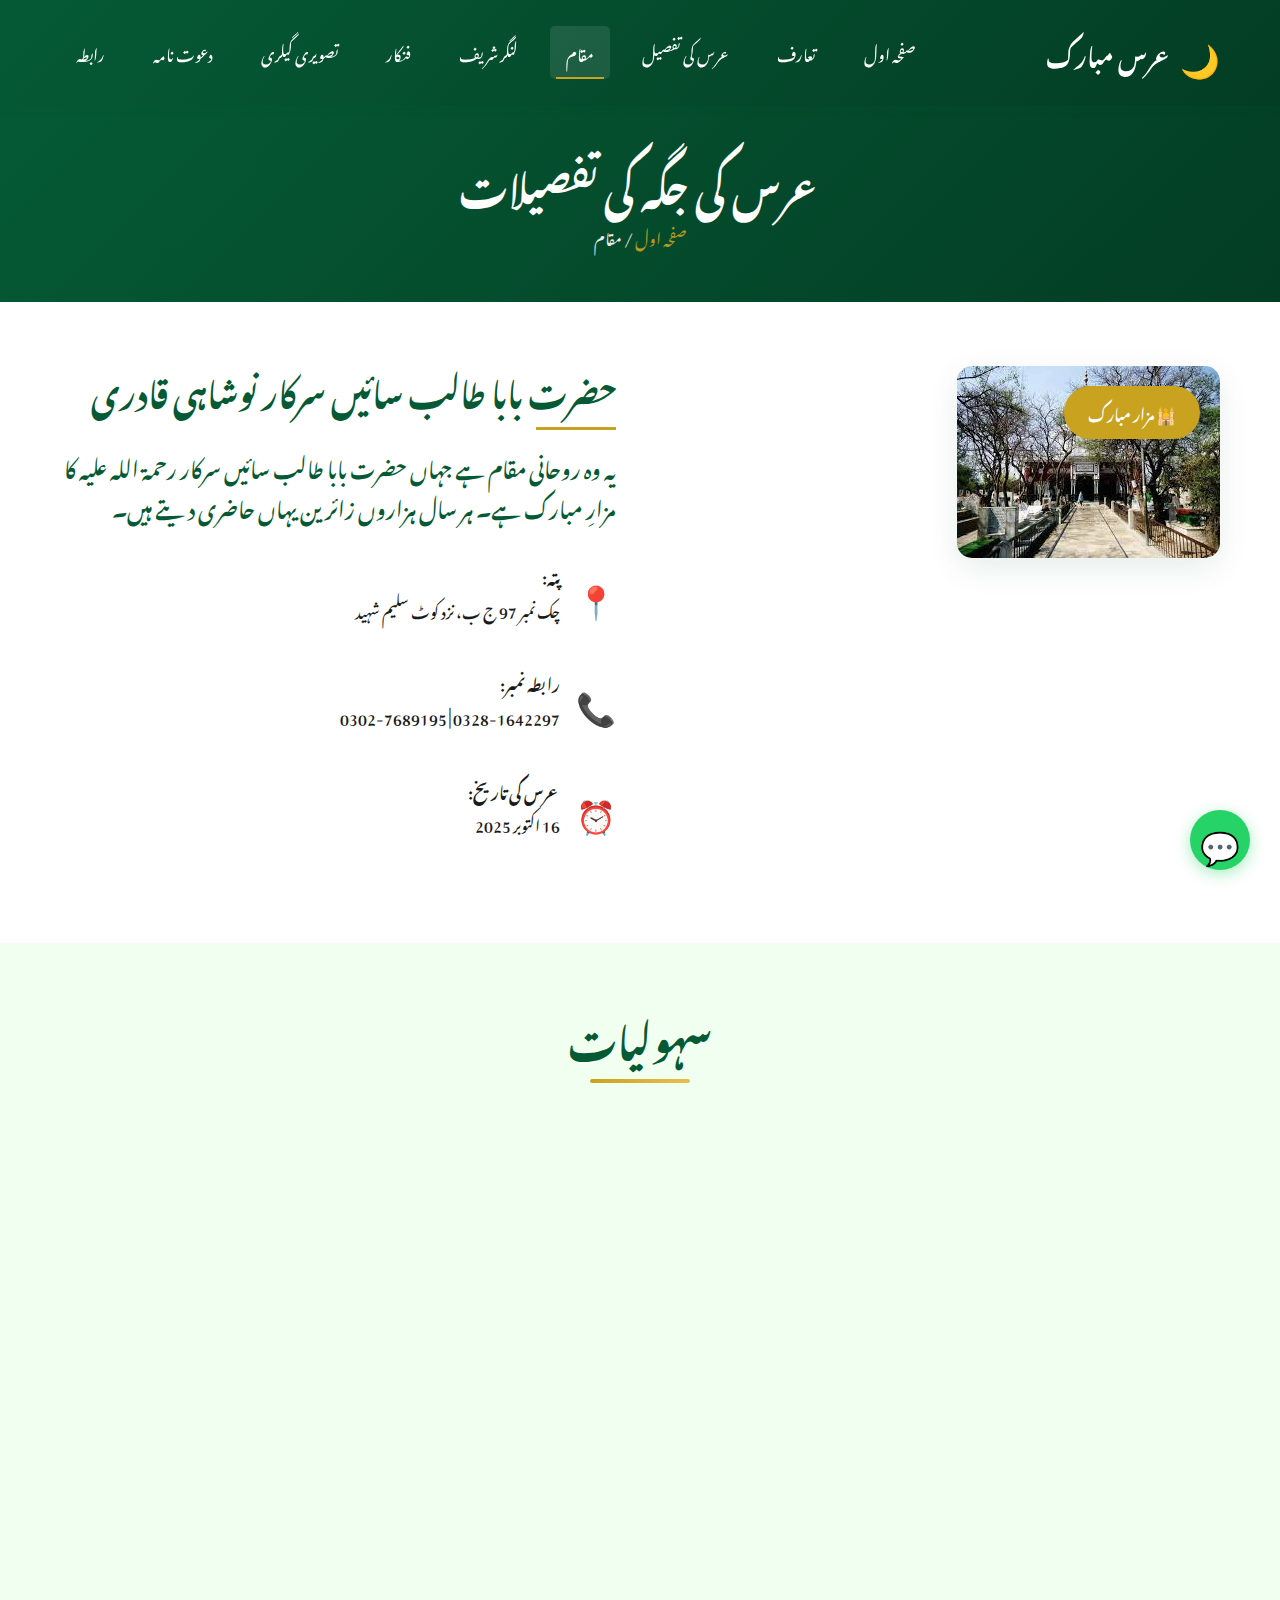
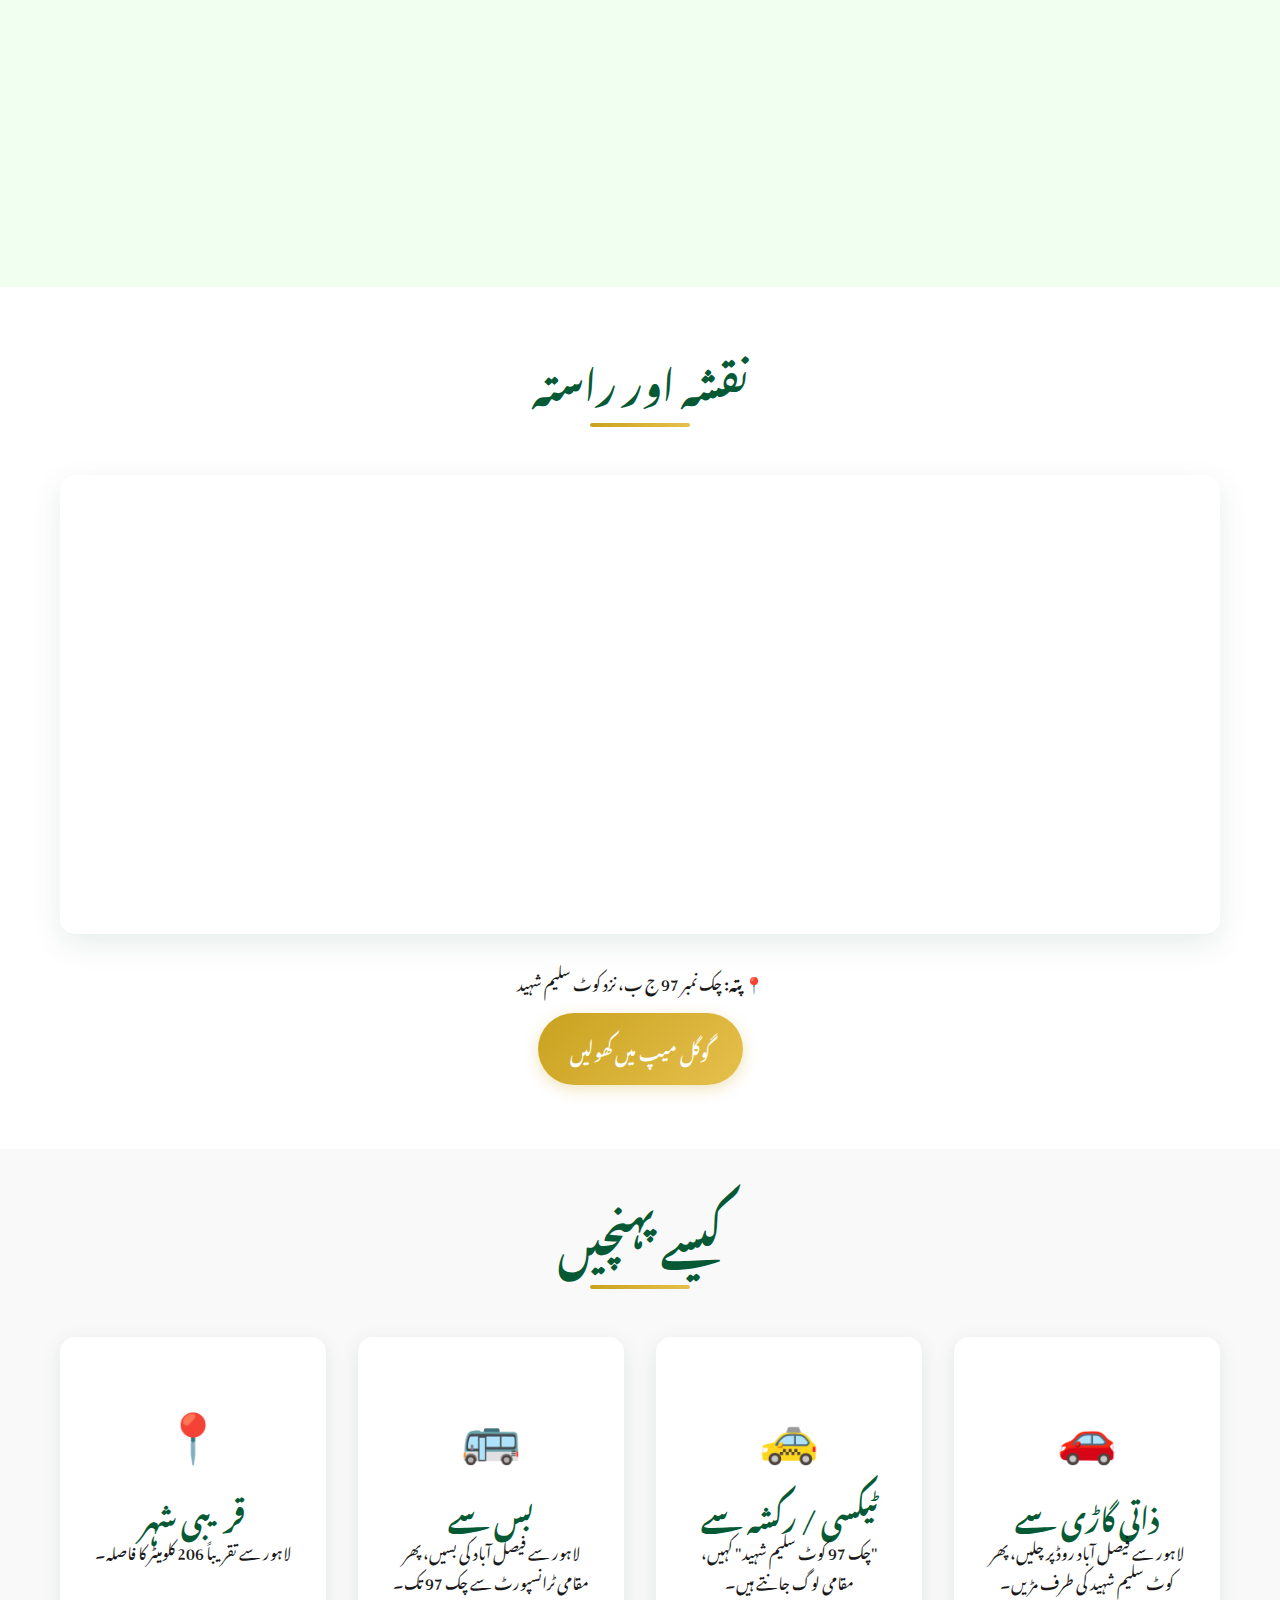
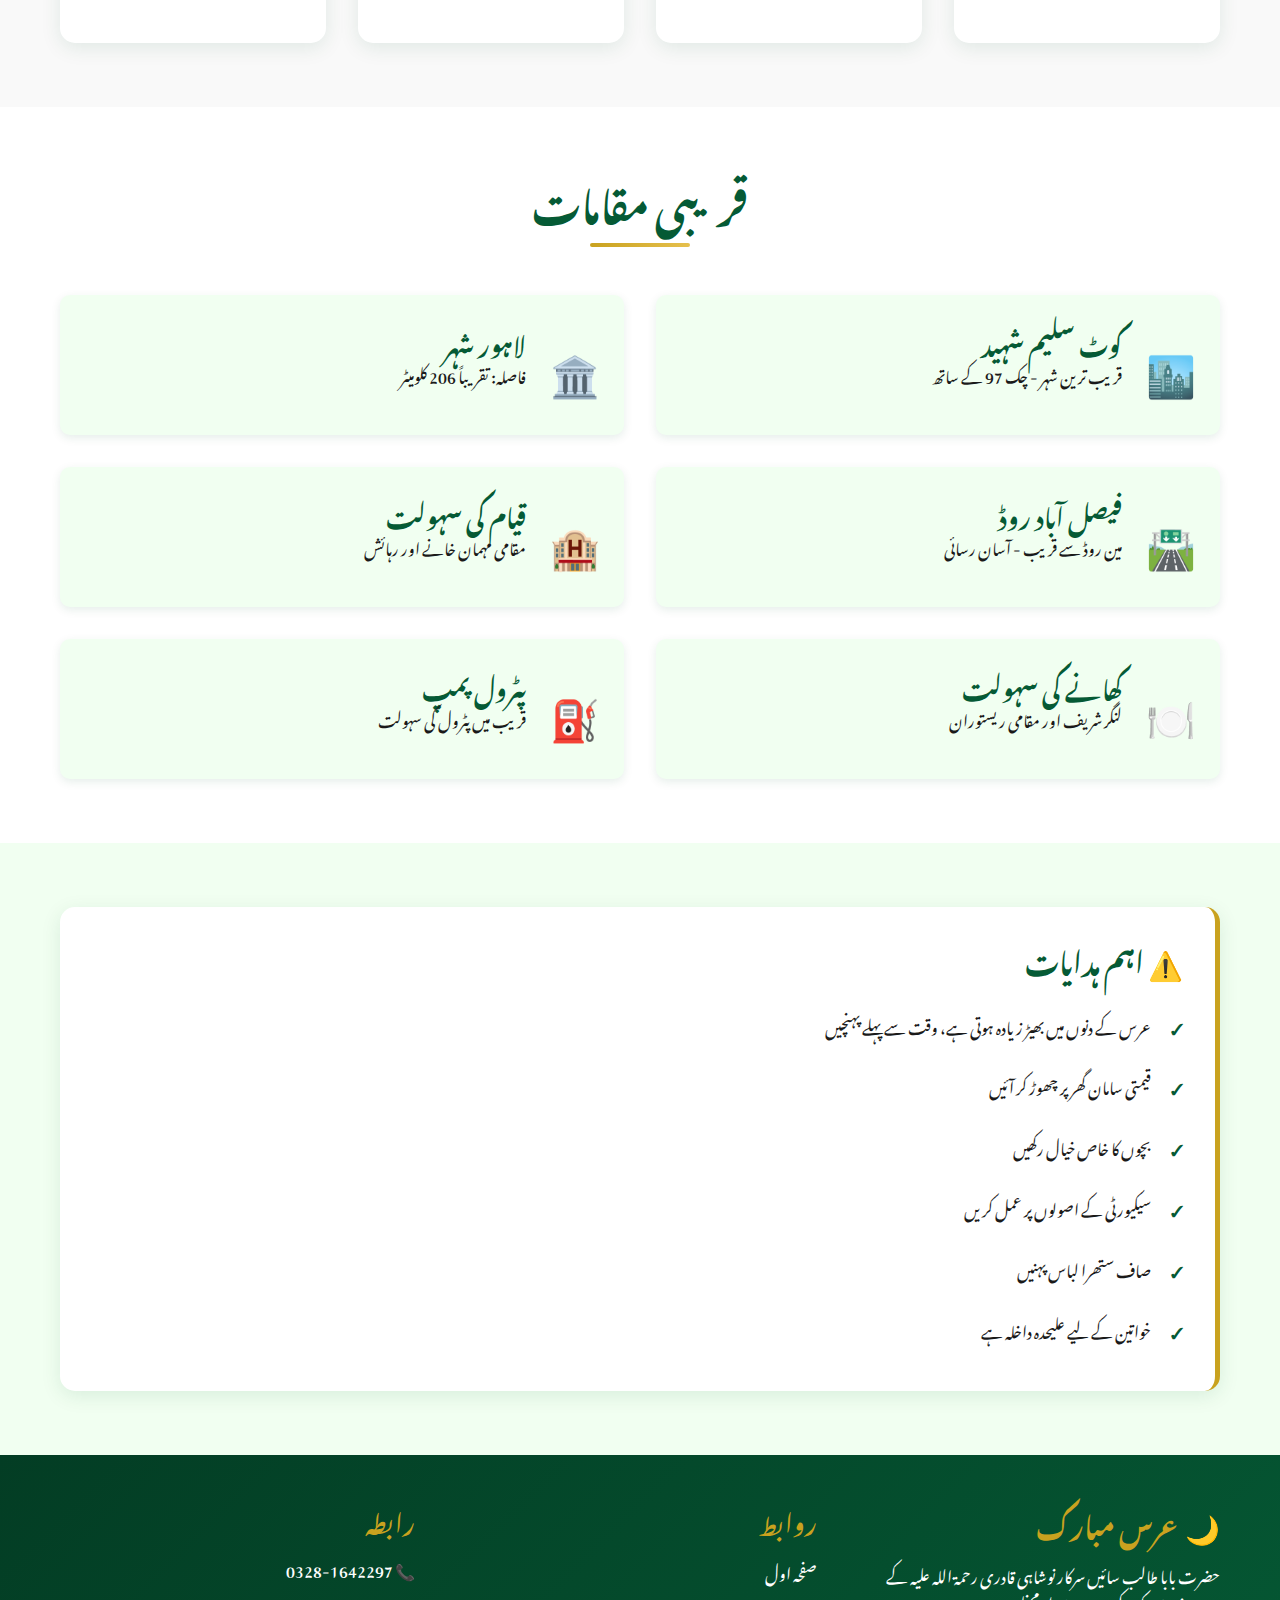
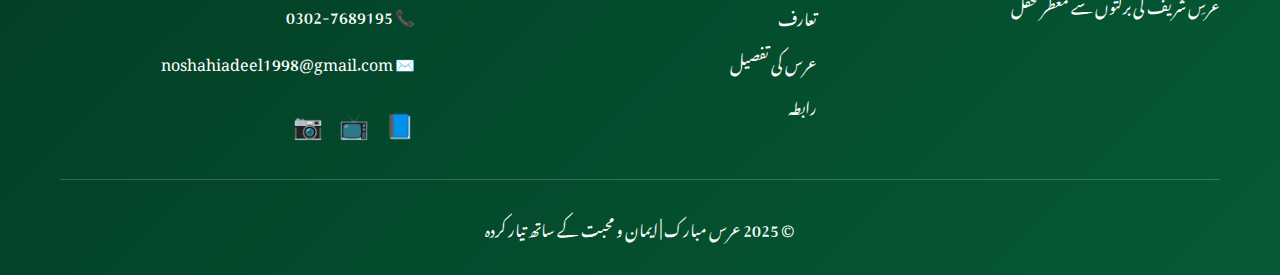
<file: venue.html>
<!DOCTYPE html>
<html lang="ur" dir="rtl">
<head>
    <meta charset="UTF-8">
    <meta name="viewport" content="width=device-width, initial-scale=1.0">
    <meta name="description" content="داتا دربار - عرس کی جگہ کی تفصیلات اور سہولیات">
    <title>🌙 عرس مبارک </title>
    <link rel="stylesheet" href="css/style.css">
    <link href="https://fonts.googleapis.com/css2?family=Noto+Nastaliq+Urdu:wght@400;700&display=swap" rel="stylesheet">
</head>
<body>
    <!-- Header / Navigation -->
    <header class="navbar" id="navbar">
        <div class="container">
            <div class="logo">
                <span class="logo-icon">🌙</span>
                <span class="logo-text">عرس مبارک</span>
            </div>
            <nav class="nav-menu" id="navMenu">
                <a href="index.html" class="nav-link">صفحہ اول</a>
                <a href="about.html" class="nav-link">تعارف</a>
                <a href="urs-details.html" class="nav-link">عرس کی تفصیل</a>
                <a href="venue.html" class="nav-link active">مقام</a>
                <a href="langar.html" class="nav-link">لنگر شریف</a>
                <a href="guests.html" class="nav-link">فنکار</a>
                <a href="gallery.html" class="nav-link">تصویری گیلری</a>
                <a href="invitation.html" class="nav-link">دعوت نامہ</a>
                <a href="contact.html" class="nav-link">رابطہ</a>
            </nav>
            <div class="menu-toggle" id="menuToggle">
                <span></span>
                <span></span>
                <span></span>
            </div>
        </div>
    </header>

    <!-- Page Header -->
    <section class="page-header">
        <div class="container">
            <h1 class="page-title">عرس کی جگہ کی تفصیلات</h1>
            <div class="breadcrumb">
                <a href="index.html">صفحہ اول</a> / <span>مقام</span>
            </div>
        </div>
    </section>

    <!-- Venue Main Section -->
    <section class="venue-main-section">
        <div class="container">
            <div class="venue-content">
                <div class="venue-image">
                    <img src="images/darbar 2.jpg" alt="داتا دربار" onerror="this.src='https://via.placeholder.com/600x400/055a35/ffffff?text=داتا+دربار'">
                    <div class="venue-badge">🕌 مزار مبارک</div>
                </div>
                <div class="venue-info">
                    <h2>حضرت بابا طالب سائیں سرکار نوشاہی قادری</h2>
                    <div class="golden-line"></div>
                    <p class="lead-text">
                        یہ وہ روحانی مقام ہے جہاں حضرت بابا طالب سائیں سرکار رحمۃ اللہ علیہ کا مزارِ مبارک ہے۔ ہر سال ہزاروں زائرین یہاں حاضری دیتے ہیں۔
                    </p>
                    <div class="venue-details">
                        <div class="detail-item">
                            <span class="detail-icon">📍</span>
                            <div>
                                <strong>پتہ:</strong>
                                <p>چک نمبر 97 ج ب، نزد کوٹ سلیم شہید</p>
                            </div>
                        </div>
                        <div class="detail-item">
                            <span class="detail-icon">📞</span>
                            <div>
                                <strong>رابطہ نمبر:</strong>
                                <p>0328-1642297 | 0302-7689195</p>
                            </div>
                        </div>
                        <div class="detail-item">
                            <span class="detail-icon">⏰</span>
                            <div>
                                <strong>عرس کی تاریخ:</strong>
                                <p>16 اکتوبر 2025</p>
                            </div>
                        </div>
                    </div>
                </div>
            </div>
        </div>
    </section>

    <!-- Facilities Section -->
    <section class="facilities-section">
        <div class="container">
            <div class="section-header">
                <h2 class="section-title">سہولیات</h2>
                <div class="title-divider"></div>
            </div>
            <div class="facilities-grid">
                <div class="facility-card">
                    <div class="facility-icon">🍲</div>
                    <h3>لنگر کا وسیع انتظام</h3>
                    <p>روزانہ ہزاروں لوگوں کے لیے مفت کھانے کا انتظام</p>
                </div>
                <div class="facility-card">
                    <div class="facility-icon">👩‍🦰</div>
                    <h3>خواتین کا علیحدہ انتظام</h3>
                    <p>خواتین کے لیے محفوظ اور آرام دہ جگہ</p>
                </div>
                <div class="facility-card">
                    <div class="facility-icon">🚗</div>
                    <h3>پارکنگ کی سہولت</h3>
                    <p>وسیع پارکنگ ایریا اور محفوظ جگہ</p>
                </div>
                <div class="facility-card">
                    <div class="facility-icon">💼</div>
                    <h3>انتظامیہ</h3>
                    <p>مکمل انتظامیہ اور نگرانی کا بہترین بندوبست</p>
                </div>
                <div class="facility-card">
                    <div class="facility-icon">🚽</div>
                    <h3>وضو خانہ</h3>
                    <p>صاف ستھرے وضو خانے اور بیت الخلاء</p>
                </div>
                <div class="facility-card">
                    <div class="facility-icon">💧</div>
                    <h3>پانی کی فراہمی</h3>
                    <p>صاف پانی کی مفت فراہمی</p>
                </div>
                <div class="facility-card">
                    <div class="facility-icon">🧓</div>
                    <h3>بزرگ افراد کی سہولت</h3>
                    <p>بزرگوں کے لیے کرسیاں اور پیڑھی کا انتظام</p>
                </div>
                <div class="facility-card">
                    <div class="facility-icon">📞</div>
                    <h3>رابطہ ڈیسک</h3>
                    <p>معلومات اور مدد کے لیے رابطہ ڈیسک موجود</p>
                </div>
            </div>
        </div>
    </section>

    <!-- Map Section -->
    <section class="map-section">
        <div class="container">
            <div class="section-header">
                <h2 class="section-title">نقشہ اور راستہ</h2>
                <div class="title-divider"></div>
            </div>
            <div class="map-container">
                <iframe 
                    src="https://www.google.com/maps/embed?pb=!1m14!1m8!1m3!1d3412.2632713057847!2d72.7397845!3d31.2134347!3m2!1i1024!2i768!4f13.1!3m3!1m2!1s0x392255bfd1187bdd%3A0x1f3358e57bb5650e!2sBaba%20Khalil%20Noshahi%20Sab!5e0!3m2!1sen!2s!4v1759952311013!5m2!1sen!2s"
                    width="100%" 
                    height="450" 
                    style="border:0;" 
                    allowfullscreen="" 
                    loading="lazy" 
                    referrerpolicy="no-referrer-when-downgrade">
                </iframe>
            </div>
            <div class="map-info">
                <p class="text-center">
                    <strong>📍 پتہ:</strong> چک نمبر 97 ج ب، نزد کوٹ سلیم شہید
                </p>
                <div class="text-center">
                    <a href="https://maps.google.com/?q=Kot+Saleem+Shaheed" target="_blank" class="btn-primary">گوگل میپ میں کھولیں</a>
                </div>
            </div>
        </div>
    </section>

    <!-- How to Reach Section -->
    <section class="reach-section">
        <div class="container">
            <div class="section-header">
                <h2 class="section-title">کیسے پہنچیں</h2>
                <div class="title-divider"></div>
            </div>
            <div class="reach-grid">
                <div class="reach-card">
                    <div class="reach-icon">🚗</div>
                    <h3>ذاتی گاڑی سے</h3>
                    <p>لاہور سے فیصل آباد روڈ پر چلیں، پھر کوٹ سلیم شہید کی طرف مڑیں۔</p>
                </div>
                <div class="reach-card">
                    <div class="reach-icon">🚕</div>
                    <h3>ٹیکسی / رکشہ سے</h3>
                    <p>"چک 97 کوٹ سلیم شہید" کہیں، مقامی لوگ جانتے ہیں۔</p>
                </div>
                <div class="reach-card">
                    <div class="reach-icon">🚌</div>
                    <h3>بس سے</h3>
                    <p>لاہور سے فیصل آباد کی بسیں، پھر مقامی ٹرانسپورٹ سے چک 97 تک۔</p>
                </div>
                <div class="reach-card">
                    <div class="reach-icon">📍</div>
                    <h3>قریبی شہر</h3>
                    <p>لاہور سے تقریباً 206 کلومیٹر کا فاصلہ۔</p>
                </div>
            </div>
        </div>
    </section>

    <!-- Nearby Places -->
    <section class="nearby-section">
        <div class="container">
            <div class="section-header">
                <h2 class="section-title">قریبی مقامات</h2>
                <div class="title-divider"></div>
            </div>
            <div class="nearby-list">
                <div class="nearby-item">
                    <span class="nearby-icon">🏙️</span>
                    <div class="nearby-content">
                        <h4>کوٹ سلیم شہید</h4>
                        <p>قریب ترین شہر - چک 97 کے ساتھ</p>
                    </div>
                </div>
                <div class="nearby-item">
                    <span class="nearby-icon">🏛️</span>
                    <div class="nearby-content">
                        <h4>لاہور شہر</h4>
                        <p>فاصلہ: تقریباً 206 کلومیٹر</p>
                    </div>
                </div>
                <div class="nearby-item">
                    <span class="nearby-icon">🛣️</span>
                    <div class="nearby-content">
                        <h4>فیصل آباد روڈ</h4>
                        <p>مین روڈ سے قریب - آسان رسائی</p>
                    </div>
                </div>
                <div class="nearby-item">
                    <span class="nearby-icon">🏨</span>
                    <div class="nearby-content">
                        <h4>قیام کی سہولت</h4>
                        <p>مقامی مہمان خانے اور رہائش</p>
                    </div>
                </div>
                <div class="nearby-item">
                    <span class="nearby-icon">🍽️</span>
                    <div class="nearby-content">
                        <h4>کھانے کی سہولت</h4>
                        <p>لنگر شریف اور مقامی ریستوران</p>
                    </div>
                </div>
                <div class="nearby-item">
                    <span class="nearby-icon">⛽</span>
                    <div class="nearby-content">
                        <h4>پٹرول پمپ</h4>
                        <p>قریب میں پٹرول کی سہولت</p>
                    </div>
                </div>
            </div>
        </div>
    </section>

    <!-- Important Notes -->
    <section class="notes-section">
        <div class="container">
            <div class="notes-box">
                <h3>⚠️ اہم ہدایات</h3>
                <ul class="notes-list">
                    <li>عرس کے دنوں میں بھیڑ زیادہ ہوتی ہے، وقت سے پہلے پہنچیں</li>
                    <li>قیمتی سامان گھر پر چھوڑ کر آئیں</li>
                    <li>بچوں کا خاص خیال رکھیں</li>
                    <li>سیکیورٹی کے اصولوں پر عمل کریں</li>
                    <li>صاف ستھرا لباس پہنیں</li>
                    <li>خواتین کے لیے علیحدہ داخلہ ہے</li>
                </ul>
            </div>
        </div>
    </section>

    <!-- Footer -->
    <footer class="footer">
        <div class="container">
            <div class="footer-content">
                <div class="footer-section">
                    <h3>🌙 عرس مبارک</h3>
                    <p>حضرت بابا طالب سائیں سرکار نوشاہی قادری رحمۃ اللہ علیہ کے عرسِ شریف کی برکتوں سے معطر محفل</p>
                </div>
                <div class="footer-section">
                    <h4>روابط</h4>
                    <ul class="footer-links">
                        <li><a href="index.html">صفحہ اول</a></li>
                        <li><a href="about.html">تعارف</a></li>
                        <li><a href="urs-details.html">عرس کی تفصیل</a></li>
                        <li><a href="contact.html">رابطہ</a></li>
                    </ul>
                </div>
                <div class="footer-section">
                    <h4>رابطہ</h4>
                    <p>📞 0328-1642297</p>
                    <p>📞 0302-7689195</p>
                    <p>✉️ noshahiadeel1998@gmail.com</p>
                    <div class="social-icons">
                        <a href="https://www.tiktok.com/@noshahi_media_97?_t=ZS-90ZbXQawfYn&_r=1" class="social-icon">📘</a>
                        <a href="https://www.youtube.com/@Noshahi_Media_97" class="social-icon">📺</a>
                        <a href="https://www.facebook.com/profile.php?id=61567039846702" class="social-icon">📷</a>    </div>
                </div>
            </div>
            <div class="footer-bottom">
                <p>© 2025 عرس مبارک | ایمان و محبت کے ساتھ تیار کردہ</p>
            </div>
        </div>
    </footer>

    <!-- Scroll to Top Button -->
    <button class="scroll-top" id="scrollTop">↑</button>

    <!-- WhatsApp Button -->
    <a href="https://wa.me/923001234567" class="whatsapp-btn" target="_blank">
        <span class="whatsapp-icon">💬</span>
    </a>

    <script src="js/script.js"></script>
</body>
</html>
</file>
<file: css/style.css>
/* ========================================
   URS MUBARAK - ISLAMIC SPIRITUAL WEBSITE
   Colors: Green #055a35, Gold #c9a21f, White
   RTL Support - Urdu Language
   ======================================== */

/* ========== ROOT VARIABLES ========== */
:root {
    --primary-green: #055a35;
    --primary-gold: #c9a21f;
    --light-green: #0a8f57;
    --dark-green: #033d24;
    --light-gold: #e6c04d;
    --white: #ffffff;
    --off-white: #f9f9f9;
    --light-bg: #f1fff1;
    --text-dark: #1a1a1a;
    --text-light: #666666;
    --shadow: rgba(5, 90, 53, 0.1);
    --shadow-hover: rgba(5, 90, 53, 0.2);
    --transition: all 0.3s ease;
}

/* ========== RESET & BASE ========== */
* {
    margin: 0;
    padding: 0;
    box-sizing: border-box;
}

html {
    scroll-behavior: smooth;
    font-size: 16px;
}

body {
    font-family: 'Noto Nastaliq Urdu', 'Jameel Noori Nastaleeq', serif;
    direction: rtl;
    text-align: right;
    background-color: var(--white);
    color: var(--text-dark);
    line-height: 2.3;
    overflow-x: hidden;
}

/* ========== TYPOGRAPHY ========== */
h1, h2, h3, h4, h5, h6 {
    font-weight: 700;
    line-height: 1.4;
    color: var(--primary-green);
}

h1 { font-size: 2.5rem; }
h2 { font-size: 2rem; }
h3 { font-size: 1.75rem; }
h4 { font-size: 1.5rem; }
h5 { font-size: 1.25rem; }
h6 { font-size: 1rem; }

p {
    margin-bottom: 1rem;
    line-height: 1.9;
}

a {
    text-decoration: none;
    color: inherit;
    transition: var(--transition);
}

img {
    max-width: 100%;
    height: auto;
    display: block;
}

/* ========== CONTAINER ========== */
.container {
    max-width: 1200px;
    margin: 0 auto;
    padding: 0 20px;
}

/* ========== NAVIGATION BAR ========== */
.navbar {
    background: linear-gradient(135deg, var(--primary-green), var(--dark-green));
    padding: 1rem 0;
    position: sticky;
    top: 0;
    z-index: 1000;
    box-shadow: 0 2px 10px var(--shadow);
}

.navbar .container {
    display: flex;
    justify-content: space-between;
    align-items: center;
}

.logo {
    display: flex;
    align-items: center;
    gap: 0.5rem;
    font-size: 1.5rem;
    font-weight: 700;
    color: var(--white);
}

.logo-icon {
    font-size: 2rem;
}

.nav-menu {
    display: flex;
    gap: 1rem;
    align-items: center;
}

.nav-link {
    color: var(--white);
    font-size: 1rem;
    padding: 0.5rem 1rem;
    border-radius: 5px;
    position: relative;
    transition: var(--transition);
}

.nav-link:hover,
.nav-link.active {
    background-color: rgba(255, 255, 255, 0.1);
}

.nav-link::after {
    content: '';
    position: absolute;
    bottom: 0;
    right: 50%;
    width: 0;
    height: 2px;
    background-color: var(--primary-gold);
    transition: var(--transition);
    transform: translateX(50%);
}

.nav-link:hover::after,
.nav-link.active::after {
    width: 80%;
}

.menu-toggle {
    display: none;
    flex-direction: column;
    gap: 5px;
    cursor: pointer;
}

.menu-toggle span {
    width: 25px;
    height: 3px;
    background-color: var(--white);
    border-radius: 2px;
    transition: var(--transition);
}

/* ========== HERO SECTION ========== */
.hero-section {
    height: 100vh;
    background: linear-gradient(rgba(5, 90, 53, 0.7), rgba(3, 61, 36, 0.8)), 
                url('/images/images.jpg') center/cover;
    display: flex;
    align-items: center;
    justify-content: center;
    position: relative;
    text-align: center;
}

.hero-overlay {
    position: absolute;
    top: 0;
    left: 0;
    width: 100%;
    height: 100%;
    background: radial-gradient(circle, rgba(201, 162, 31, 0.1), transparent);
}

.hero-content {
    position: relative;
    z-index: 2;
    color: var(--white);
    max-width: 800px;
    padding: 2rem;
}

.hero-title {
    font-size: 3.5rem;
    margin-bottom: 1rem;
    text-shadow: 2px 2px 10px rgba(0, 0, 0, 0.5);
    color: var(--white);
}

.hero-subtitle {
    font-size: 1.5rem;
    margin-bottom: 2rem;
    text-shadow: 1px 1px 5px rgba(0, 0, 0, 0.5);
}

.scroll-indicator {
    position: absolute;
    bottom: 30px;
    left: 50%;
    transform: translateX(-50%);
    font-size: 2rem;
    color: var(--white);
    animation: bounce 2s infinite;
}

@keyframes bounce {
    0%, 100% { transform: translateX(-50%) translateY(0); }
    50% { transform: translateX(-50%) translateY(-10px); }
}

/* ========== BUTTONS ========== */
.btn-primary,
.btn-secondary {
    display: inline-block;
    padding: 1rem 2rem;
    border-radius: 50px;
    font-size: 1.1rem;
    font-weight: 600;
    cursor: pointer;
    border: none;
    transition: var(--transition);
    text-align: center;
}

.btn-primary {
    background: linear-gradient(135deg, var(--primary-gold), var(--light-gold));
    color: var(--white);
    box-shadow: 0 4px 15px rgba(201, 162, 31, 0.3);
}

.btn-primary:hover {
    transform: translateY(-3px);
    box-shadow: 0 6px 20px rgba(201, 162, 31, 0.5);
}

.btn-secondary {
    background: transparent;
    color: var(--primary-green);
    border: 2px solid var(--primary-green);
}

.btn-secondary:hover {
    background-color: var(--primary-green);
    color: var(--white);
}

/* ========== ANIMATIONS ========== */
.fade-in {
    animation: fadeIn 1s ease-in;
}

.fade-in-delay {
    animation: fadeIn 1s ease-in 0.3s both;
}

.fade-in-delay-2 {
    animation: fadeIn 1s ease-in 0.6s both;
}

@keyframes fadeIn {
    from {
        opacity: 0;
        transform: translateY(20px);
    }
    to {
        opacity: 1;
        transform: translateY(0);
    }
}

/* ========== SECTIONS ========== */
section {
    padding: 4rem 0;
}

.section-header {
    text-align: center;
    margin-bottom: 3rem;
}

.section-title {
    font-size: 2.5rem;
    margin-bottom: 1rem;
    color: var(--primary-green);
}

.section-title.light {
    color: var(--white);
}

.title-divider {
    width: 100px;
    height: 4px;
    background: linear-gradient(90deg, var(--primary-gold), var(--light-gold));
    margin: 0 auto;
    border-radius: 2px;
}

.golden-line {
    width: 80px;
    height: 3px;
    background: var(--primary-gold);
    margin: 1rem 0;
}

/* ========== PAGE HEADER ========== */
.page-header {
    background: linear-gradient(135deg, var(--primary-green), var(--dark-green));
    padding: 3rem 0;
    text-align: center;
    color: var(--white);
}

.page-title {
    font-size: 2.5rem;
    margin-bottom: 0.5rem;
    color: var(--white);
}

.breadcrumb {
    font-size: 1rem;
    opacity: 0.9;
}

.breadcrumb a {
    color: var(--primary-gold);
}

/* ========== WELCOME SECTION ========== */
.welcome-section {
    background-color: var(--off-white);
}

.welcome-content {
    display: grid;
    grid-template-columns: 1fr 1fr;
    gap: 3rem;
    align-items: center;
}

.welcome-text {
    padding: 2rem 0;
}

.lead-text {
    font-size: 1.3rem;
    color: var(--primary-green);
    font-weight: 600;
    margin-bottom: 1.5rem;
}

.content-title {
    font-size: 2rem;
    margin-bottom: 1rem;
}

.welcome-image .image-frame {
    border: 5px solid var(--primary-gold);
    border-radius: 15px;
    overflow: hidden;
    box-shadow: 0 10px 30px var(--shadow);
    transition: var(--transition);
}

.welcome-image .image-frame:hover {
    transform: scale(1.05);
    box-shadow: 0 15px 40px var(--shadow-hover);
}

/* ========== INFO CARDS ========== */
.info-cards-section {
    background-color: var(--white);
}

.info-cards {
    display: grid;
    grid-template-columns: repeat(4, 1fr);
    gap: 2rem;
}

.info-card {
    background: linear-gradient(135deg, var(--light-bg), var(--white));
    padding: 2rem;
    border-radius: 15px;
    text-align: center;
    box-shadow: 0 5px 20px var(--shadow);
    transition: var(--transition);
    border: 2px solid transparent;
}

.info-card:hover {
    transform: translateY(-10px);
    border-color: var(--primary-gold);
    box-shadow: 0 10px 30px var(--shadow-hover);
}

.card-icon {
    font-size: 3rem;
    margin-bottom: 1rem;
}

.info-card h3 {
    font-size: 1.5rem;
    margin-bottom: 0.5rem;
}

.info-card p {
    font-size: 1.1rem;
    margin-bottom: 0.5rem;
}

.small-text {
    font-size: 0.9rem;
    color: var(--text-light);
}

/* ========== COUNTDOWN SECTION ========== */
.countdown-section {
    background: linear-gradient(135deg, var(--primary-green), var(--dark-green));
    color: var(--white);
    text-align: center;
}

.countdown {
    display: flex;
    justify-content: center;
    gap: 3rem;
    margin-top: 2rem;
}

.countdown-item {
    background: rgba(255, 255, 255, 0.1);
    padding: 2rem;
    border-radius: 15px;
    min-width: 120px;
    backdrop-filter: blur(10px);
    border: 2px solid rgba(201, 162, 31, 0.3);
}

.countdown-value {
    display: block;
    font-size: 3rem;
    font-weight: 700;
    color: var(--primary-gold);
}

.countdown-label {
    display: block;
    font-size: 1.2rem;
    margin-top: 0.5rem;
}

/* ========== GALLERY PREVIEW ========== */
.gallery-preview-section {
    background-color: var(--off-white);
}

.gallery-preview-grid {
    display: grid;
    grid-template-columns: repeat(4, 1fr);
    gap: 1.5rem;
    margin-bottom: 2rem;
}

.gallery-preview-item {
    border-radius: 10px;
    overflow: hidden;
    box-shadow: 0 5px 15px var(--shadow);
    transition: var(--transition);
    cursor: pointer;
}

.gallery-preview-item:hover {
    transform: scale(1.05);
    box-shadow: 0 10px 25px var(--shadow-hover);
}

.gallery-preview-item img {
    width: 100%;
    height: 250px;
    object-fit: cover;
}

.text-center {
    text-align: center;
}

/* ========== FOOTER ========== */
.footer {
    background: linear-gradient(135deg, var(--dark-green), var(--primary-green));
    color: var(--white);
    padding: 3rem 0 1rem;
}

.footer-content {
    display: grid;
    grid-template-columns: repeat(3, 1fr);
    gap: 3rem;
    margin-bottom: 2rem;
}

.footer-section h3,
.footer-section h4 {
    color: var(--primary-gold);
    margin-bottom: 1rem;
}

.footer-links {
    list-style: none;
}

.footer-links li {
    margin-bottom: 0.5rem;
}

.footer-links a:hover {
    color: var(--primary-gold);
}

.social-icons {
    display: flex;
    gap: 1rem;
    margin-top: 1rem;
}

.social-icon {
    font-size: 1.5rem;
    transition: var(--transition);
}

.social-icon:hover {
    transform: scale(1.2);
    color: var(--primary-gold);
}

.footer-bottom {
    text-align: center;
    padding-top: 2rem;
    border-top: 1px solid rgba(255, 255, 255, 0.2);
}

/* ========== SCROLL TO TOP ========== */
.scroll-top {
    position: fixed;
    bottom: 30px;
    left: 30px;
    width: 50px;
    height: 50px;
    background: var(--primary-gold);
    color: var(--white);
    border: none;
    border-radius: 50%;
    font-size: 1.5rem;
    cursor: pointer;
    opacity: 0;
    visibility: hidden;
    transition: var(--transition);
    box-shadow: 0 4px 15px rgba(201, 162, 31, 0.4);
    z-index: 999;
}

.scroll-top.visible {
    opacity: 1;
    visibility: visible;
}

.scroll-top:hover {
    transform: translateY(-5px);
    box-shadow: 0 6px 20px rgba(201, 162, 31, 0.6);
}

/* ========== WHATSAPP BUTTON ========== */
.whatsapp-btn {
    position: fixed;
    bottom: 30px;
    right: 30px;
    width: 60px;
    height: 60px;
    background: #25D366;
    color: var(--white);
    border-radius: 50%;
    display: flex;
    align-items: center;
    justify-content: center;
    font-size: 2rem;
    box-shadow: 0 4px 15px rgba(37, 211, 102, 0.4);
    z-index: 999;
    animation: pulse 2s infinite;
}

.whatsapp-btn:hover {
    transform: scale(1.1);
}

@keyframes pulse {
    0%, 100% { box-shadow: 0 4px 15px rgba(37, 211, 102, 0.4); }
    50% { box-shadow: 0 4px 25px rgba(37, 211, 102, 0.7); }
}

/* ========== ABOUT PAGE ========== */
.about-section {
    padding: 4rem 0;
}

.about-content {
    display: grid;
    grid-template-columns: 1fr 2fr;
    gap: 3rem;
    align-items: start;
}

.circular-image {
    width: 100%;
    max-width: 400px;
    aspect-ratio: 1;
    border-radius: 50%;
    overflow: hidden;
    border: 8px solid var(--primary-gold);
    box-shadow: 0 10px 30px var(--shadow);
    margin: 0 auto;
}

.circular-image img {
    width: 100%;
    height: 100%;
    object-fit: cover;
}

.image-caption {
    text-align: center;
    margin-top: 1rem;
    font-size: 1.1rem;
    color: var(--text-light);
}

/* ========== TEACHINGS SECTION ========== */
.teachings-section {
    background-color: var(--light-bg);
}

.teachings-grid {
    display: grid;
    grid-template-columns: repeat(4, 1fr);
    gap: 2rem;
}

.teaching-card {
    background: var(--white);
    padding: 2rem;
    border-radius: 15px;
    text-align: center;
    box-shadow: 0 5px 20px var(--shadow);
    transition: var(--transition);
}

.teaching-card:hover {
    transform: translateY(-10px);
    box-shadow: 0 10px 30px var(--shadow-hover);
}

.teaching-icon {
    font-size: 3rem;
    margin-bottom: 1rem;
}

/* ========== QUOTE SECTION ========== */
.quote-section {
    background: linear-gradient(135deg, var(--primary-green), var(--dark-green));
    color: var(--white);
    padding: 4rem 0;
}

.quote-box {
    max-width: 800px;
    margin: 0 auto;
    text-align: center;
}

.quote-icon {
    font-size: 4rem;
    color: var(--primary-gold);
    margin-bottom: 1rem;
}

.quote-text {
    font-size: 1.8rem;
    line-height: 2;
    margin-bottom: 2rem;
}

.quote-author {
    font-size: 1.3rem;
    color: var(--primary-gold);
}

/* ========== TIMELINE ========== */
.timeline-section {
    background-color: var(--off-white);
}

.timeline {
    max-width: 800px;
    margin: 0 auto;
    position: relative;
}

.timeline::before {
    content: '';
    position: absolute;
    right: 50%;
    top: 0;
    bottom: 0;
    width: 3px;
    background: var(--primary-gold);
}

.timeline-item {
    display: flex;
    gap: 2rem;
    margin-bottom: 3rem;
    position: relative;
}

.timeline-marker {
    width: 20px;
    height: 20px;
    background: var(--primary-gold);
    border-radius: 50%;
    border: 4px solid var(--white);
    box-shadow: 0 0 0 4px var(--primary-gold);
    position: absolute;
    right: calc(50% - 10px);
    top: 0;
}

.timeline-content {
    flex: 1;
    background: var(--white);
    padding: 1.5rem;
    border-radius: 10px;
    box-shadow: 0 5px 15px var(--shadow);
}

.timeline-item:nth-child(odd) .timeline-content {
    margin-left: calc(50% + 2rem);
}

.timeline-item:nth-child(even) .timeline-content {
    margin-right: calc(50% + 2rem);
}

/* ========== LEGACY SECTION ========== */
.legacy-section {
    text-align: center;
}

.legacy-stats {
    display: flex;
    justify-content: center;
    gap: 4rem;
    margin: 3rem 0;
}

.stat-item {
    text-align: center;
}

.stat-number {
    font-size: 3rem;
    font-weight: 700;
    color: var(--primary-gold);
}

.stat-label {
    font-size: 1.2rem;
    color: var(--text-light);
}

/* ========== EVENT DETAILS ========== */
.event-details-section {
    background-color: var(--off-white);
}

.event-info-box {
    background: var(--white);
    border-radius: 15px;
    overflow: hidden;
    box-shadow: 0 10px 30px var(--shadow);
}

.event-info-header {
    background: linear-gradient(135deg, var(--primary-green), var(--dark-green));
    color: var(--white);
    padding: 2rem;
    text-align: center;
}

.event-info-grid {
    display: grid;
    grid-template-columns: repeat(4, 1fr);
    gap: 0;
}

.event-info-item {
    padding: 2rem;
    text-align: center;
    border-left: 1px solid #eee;
}

.event-info-item:last-child {
    border-left: none;
}

.info-icon {
    font-size: 3rem;
    margin-bottom: 1rem;
}

/* ========== SCHEDULE ========== */
.schedule-section {
    background-color: var(--white);
}

.schedule-day {
    margin-bottom: 3rem;
}

.day-title {
    background: var(--primary-green);
    color: var(--white);
    padding: 1rem 2rem;
    border-radius: 10px;
    margin-bottom: 1rem;
}

.main-day .day-title {
    background: linear-gradient(135deg, var(--primary-gold), var(--light-gold));
}

.schedule-table {
    background: var(--off-white);
    border-radius: 10px;
    overflow: hidden;
}

.schedule-row {
    display: grid;
    grid-template-columns: 200px 1fr 1fr;
    gap: 1rem;
    padding: 1.5rem;
    border-bottom: 1px solid #ddd;
    transition: var(--transition);
}

.schedule-row:last-child {
    border-bottom: none;
}

.schedule-row:hover {
    background-color: var(--white);
}

.schedule-row.highlight {
    background: linear-gradient(90deg, rgba(201, 162, 31, 0.1), transparent);
    border-right: 4px solid var(--primary-gold);
}

.schedule-time {
    font-weight: 700;
    color: var(--primary-green);
}

.schedule-event {
    font-weight: 600;
    font-size: 1.1rem;
}

.schedule-desc {
    color: var(--text-light);
}

/* Program Countdown Mini */
.program-countdown-mini {
    display: flex;
    gap: 0.75rem;
    margin-top: 1rem;
    justify-content: center;
}

.mini-countdown-item {
    background: linear-gradient(135deg, var(--primary-gold), var(--light-gold));
    padding: 0.75rem 1rem;
    border-radius: 10px;
    text-align: center;
    min-width: 60px;
    box-shadow: 0 3px 10px rgba(201, 162, 31, 0.3);
    border: 2px solid rgba(255, 255, 255, 0.3);
}

.mini-value {
    display: block;
    font-size: 1.5rem;
    font-weight: 700;
    color: var(--white);
    line-height: 1;
}

.mini-label {
    display: block;
    font-size: 0.75rem;
    color: var(--white);
    margin-top: 0.25rem;
    opacity: 0.9;
}

/* ========== IMPORTANT INFO ========== */
.important-info-section {
    background-color: var(--light-bg);
}

.info-boxes {
    display: grid;
    grid-template-columns: repeat(4, 1fr);
    gap: 2rem;
}

.info-box {
    background: var(--white);
    padding: 2rem;
    border-radius: 15px;
    text-align: center;
    box-shadow: 0 5px 20px var(--shadow);
}

.info-box-icon {
    font-size: 3rem;
    margin-bottom: 1rem;
}

/* ========== CTA SECTION ========== */
.cta-section {
    background: linear-gradient(135deg, var(--primary-gold), var(--light-gold));
    color: var(--white);
    text-align: center;
    padding: 4rem 0;
}

.cta-content h2 {
    color: var(--white);
    font-size: 2.5rem;
    margin-bottom: 1rem;
}

.cta-buttons {
    display: flex;
    gap: 2rem;
    justify-content: center;
    margin-top: 2rem;
}

/* ========== VENUE PAGE ========== */
.venue-main-section {
    padding: 4rem 0;
}

.venue-content {
    display: grid;
    grid-template-columns: 1fr 1fr;
    gap: 3rem;
    align-items: start;
}

.venue-image {
    position: relative;
}

.venue-image img {
    border-radius: 15px;
    box-shadow: 0 10px 30px var(--shadow);
}

.venue-badge {
    position: absolute;
    top: 20px;
    right: 20px;
    background: var(--primary-gold);
    color: var(--white);
    padding: 0.5rem 1.5rem;
    border-radius: 50px;
    font-weight: 600;
}

.venue-details {
    margin-top: 2rem;
}

.detail-item {
    display: flex;
    gap: 1rem;
    margin-bottom: 1.5rem;
    align-items: start;
}

.detail-icon {
    font-size: 2rem;
    color: var(--primary-green);
}

/* ========== FACILITIES ========== */
.facilities-section {
    background-color: var(--light-bg);
}

.facilities-grid {
    display: grid;
    grid-template-columns: repeat(4, 1fr);
    gap: 2rem;
}

.facility-card {
    background: var(--white);
    padding: 2rem;
    border-radius: 15px;
    text-align: center;
    box-shadow: 0 5px 20px var(--shadow);
    transition: var(--transition);
}

.facility-card:hover {
    transform: translateY(-10px);
    box-shadow: 0 10px 30px rgba(201, 162, 31, 0.3);
    border: 2px solid var(--primary-gold);
}

.facility-icon {
    font-size: 3rem;
    margin-bottom: 1rem;
}

/* ========== MAP ========== */
.map-section {
    background-color: var(--white);
}

.map-container {
    border-radius: 15px;
    overflow: hidden;
    box-shadow: 0 10px 30px var(--shadow);
    margin-bottom: 2rem;
}

.map-info {
    text-align: center;
    margin-top: 2rem;
}

/* ========== REACH SECTION ========== */
.reach-section {
    background-color: var(--off-white);
}

.reach-grid {
    display: grid;
    grid-template-columns: repeat(4, 1fr);
    gap: 2rem;
}

.reach-card {
    background: var(--white);
    padding: 2rem;
    border-radius: 15px;
    text-align: center;
    box-shadow: 0 5px 20px var(--shadow);
}

.reach-icon {
    font-size: 3rem;
    margin-bottom: 1rem;
}

/* ========== NEARBY PLACES ========== */
.nearby-section {
    background-color: var(--white);
}

.nearby-list {
    display: grid;
    grid-template-columns: repeat(2, 1fr);
    gap: 2rem;
}

.nearby-item {
    display: flex;
    gap: 1.5rem;
    align-items: center;
    background: var(--light-bg);
    padding: 1.5rem;
    border-radius: 10px;
    box-shadow: 0 3px 10px var(--shadow);
}

.nearby-icon {
    font-size: 2.5rem;
}

/* ========== NOTES SECTION ========== */
.notes-section {
    background-color: var(--light-bg);
}

.notes-box {
    background: var(--white);
    padding: 2rem;
    border-radius: 15px;
    border-right: 5px solid var(--primary-gold);
    box-shadow: 0 5px 20px var(--shadow);
}

.notes-list {
    list-style: none;
    margin-top: 1rem;
}

.notes-list li {
    padding: 0.75rem 0;
    padding-right: 2rem;
    position: relative;
}

.notes-list li::before {
    content: '✓';
    position: absolute;
    right: 0;
    color: var(--primary-green);
    font-weight: 700;
}

/* ========== LANGAR PAGE ========== */
.langar-intro-section {
    padding: 4rem 0;
}

.intro-content {
    display: grid;
    grid-template-columns: 2fr 1fr;
    gap: 3rem;
    align-items: center;
}

.intro-image img {
    border-radius: 15px;
    box-shadow: 0 10px 30px var(--shadow);
}

/* ========== LANGAR TIMINGS ========== */
.langar-timings-section {
    background-color: var(--light-bg);
}

.timings-box {
    display: grid;
    grid-template-columns: repeat(3, 1fr);
    gap: 2rem;
    margin-bottom: 2rem;
}

.timing-item {
    background: var(--white);
    padding: 2rem;
    border-radius: 15px;
    text-align: center;
    box-shadow: 0 5px 20px var(--shadow);
    transition: var(--transition);
}

.timing-item.highlight {
    background: linear-gradient(135deg, var(--primary-gold), var(--light-gold));
    color: var(--white);
}

.timing-item.highlight h3,
.timing-item.highlight .timing {
    color: var(--white);
}

.timing-item:hover {
    transform: translateY(-10px);
}

.timing-icon {
    font-size: 3rem;
    margin-bottom: 1rem;
}

.timing {
    font-size: 1.3rem;
    font-weight: 700;
    color: var(--primary-green);
    margin: 1rem 0;
}

.timing-desc {
    color: var(--text-light);
}

.special-note {
    text-align: center;
    font-size: 1.2rem;
    font-weight: 600;
    color: var(--primary-green);
    background: var(--white);
    padding: 1.5rem;
    border-radius: 10px;
    box-shadow: 0 3px 10px var(--shadow);
}

/* ========== MENU ========== */
.menu-section {
    background-color: var(--white);
}

.menu-grid {
    display: grid;
    grid-template-columns: repeat(4, 1fr);
    gap: 2rem;
}

.menu-card {
    background: var(--light-bg);
    padding: 2rem;
    border-radius: 15px;
    text-align: center;
    box-shadow: 0 5px 20px var(--shadow);
    transition: var(--transition);
}

.menu-card:hover {
    transform: scale(1.05);
    box-shadow: 0 10px 30px var(--shadow-hover);
}

.menu-icon {
    font-size: 3rem;
    margin-bottom: 1rem;
}

/* ========== LANGAR GALLERY ========== */
.langar-gallery-section {
    background-color: var(--off-white);
}

.langar-gallery {
    display: grid;
    grid-template-columns: repeat(3, 1fr);
    gap: 2rem;
}

.gallery-item {
    position: relative;
    border-radius: 15px;
    overflow: hidden;
    box-shadow: 0 5px 20px var(--shadow);
    cursor: pointer;
    transition: var(--transition);
}

.gallery-item:hover {
    transform: scale(1.05);
}

.gallery-item img {
    width: 100%;
    height: 300px;
    object-fit: cover;
}

.gallery-caption {
    position: absolute;
    bottom: 0;
    left: 0;
    right: 0;
    background: linear-gradient(transparent, rgba(0, 0, 0, 0.8));
    color: var(--white);
    padding: 1rem;
    text-align: center;
}

/* ========== VOLUNTEER ========== */
.volunteer-section {
    background-color: var(--white);
}

.volunteer-grid {
    display: grid;
    grid-template-columns: repeat(4, 1fr);
    gap: 2rem;
    margin-top: 2rem;
}

.volunteer-card {
    background: var(--light-bg);
    padding: 2rem;
    border-radius: 15px;
    text-align: center;
    box-shadow: 0 5px 20px var(--shadow);
}

.volunteer-icon {
    font-size: 3rem;
    margin-bottom: 1rem;
}

/* ========== FACILITIES LIST ========== */
.langar-facilities-section {
    background-color: var(--light-bg);
}

.facilities-list {
    display: grid;
    grid-template-columns: repeat(2, 1fr);
    gap: 2rem;
}

.facility-item {
    display: flex;
    gap: 1.5rem;
    background: var(--white);
    padding: 1.5rem;
    border-radius: 10px;
    box-shadow: 0 3px 10px var(--shadow);
}

.facility-check {
    font-size: 2rem;
    color: var(--primary-green);
    font-weight: 700;
}

/* ========== DONATION ========== */
.donation-section {
    background: linear-gradient(135deg, var(--primary-green), var(--dark-green));
    color: var(--white);
}

.donation-box {
    text-align: center;
    max-width: 900px;
    margin: 0 auto;
}

.donation-box h2 {
    color: var(--white);
    margin-bottom: 1rem;
}

.donation-options {
    display: grid;
    grid-template-columns: repeat(3, 1fr);
    gap: 2rem;
    margin: 3rem 0;
}

.donation-option {
    background: rgba(255, 255, 255, 0.1);
    padding: 2rem;
    border-radius: 15px;
    backdrop-filter: blur(10px);
}

/* ========== RULES ========== */
.rules-section {
    background-color: var(--off-white);
}

.rules-box {
    background: var(--white);
    padding: 2rem;
    border-radius: 15px;
    box-shadow: 0 5px 20px var(--shadow);
}

.rules-list {
    list-style: none;
    margin-top: 1rem;
}

.rules-list li {
    padding: 0.75rem 0;
    padding-right: 2rem;
    position: relative;
    border-bottom: 1px solid #eee;
}

.rules-list li:last-child {
    border-bottom: none;
}

.rules-list li::before {
    content: '◆';
    position: absolute;
    right: 0;
    color: var(--primary-gold);
}

/* ========== GUESTS PAGE ========== */
.guests-intro-section {
    padding: 2rem 0;
}

.subsection-title {
    font-size: 2rem;
    color: var(--primary-green);
    margin-bottom: 2rem;
    padding-bottom: 1rem;
    border-bottom: 3px solid var(--primary-gold);
}

.chief-guests-section,
.naat-khawan-section,
.qaris-section,
.scholars-section {
    padding: 3rem 0;
}

.guests-grid {
    display: grid;
    grid-template-columns: repeat(3, 1fr);
    gap: 2rem;
}

.guest-card {
    background: var(--white);
    border-radius: 15px;
    overflow: hidden;
    box-shadow: 0 5px 20px var(--shadow);
    transition: var(--transition);
}

.guest-card:hover {
    transform: translateY(-10px);
    box-shadow: 0 10px 30px var(--shadow-hover);
}

.guest-card.featured {
    grid-column: span 1;
}

.guest-image {
    position: relative;
    height: 300px;
    overflow: hidden;
}

.guest-image img {
    width: 100%;
    height: 100%;
    object-fit: cover;
    object-position: center top;
}

.guest-badge {
    position: absolute;
    top: 15px;
    right: 15px;
    background: var(--primary-gold);
    color: var(--white);
    padding: 0.5rem 1rem;
    border-radius: 50px;
    font-size: 0.9rem;
    font-weight: 600;
}

.guest-info {
    padding: 2rem;
}

.guest-name {
    font-size: 1.5rem;
    color: var(--primary-green);
    margin-bottom: 0.5rem;
}

.guest-title {
    color: var(--primary-gold);
    font-weight: 600;
    margin-bottom: 1rem;
}

.guest-desc {
    color: var(--text-light);
    margin-bottom: 1rem;
}

.guest-role {
    background: var(--light-bg);
    padding: 1rem;
    border-radius: 8px;
    margin-top: 1rem;
}

/* ========== GALLERY PAGE ========== */
.gallery-intro-section {
    padding: 2rem 0;
}

.gallery-categories-section {
    background-color: var(--light-bg);
    padding: 2rem 0;
}

.gallery-filters {
    display: flex;
    justify-content: center;
    gap: 1rem;
    flex-wrap: wrap;
}

.filter-btn {
    padding: 0.75rem 2rem;
    background: var(--white);
    color: var(--primary-green);
    border: 2px solid var(--primary-green);
    border-radius: 50px;
    cursor: pointer;
    font-size: 1rem;
    font-weight: 600;
    transition: var(--transition);
}

.filter-btn:hover,
.filter-btn.active {
    background: var(--primary-green);
    color: var(--white);
}

/* ========== MAIN GALLERY ========== */
.main-gallery-section {
    padding: 4rem 0;
}

.gallery-grid {
    display: grid;
    grid-template-columns: repeat(3, 1fr);
    gap: 2rem;
}

.gallery-item {
    position: relative;
    border-radius: 15px;
    overflow: hidden;
    box-shadow: 0 5px 20px var(--shadow);
    cursor: pointer;
    transition: var(--transition);
}

.gallery-item:hover {
    transform: scale(1.05);
}

.gallery-item img {
    width: 100%;
    height: 350px;
    object-fit: cover;
}

.gallery-overlay {
    position: absolute;
    bottom: 0;
    left: 0;
    right: 0;
    background: linear-gradient(transparent, rgba(0, 0, 0, 0.9));
    color: var(--white);
    padding: 2rem 1.5rem 1.5rem;
    transform: translateY(100%);
    transition: var(--transition);
}

.gallery-item:hover .gallery-overlay {
    transform: translateY(0);
}

.gallery-overlay h3 {
    color: var(--white);
    font-size: 1.3rem;
    margin-bottom: 0.5rem;
}

.gallery-overlay p {
    font-size: 0.9rem;
    opacity: 0.9;
}

/* ========== VIDEO SECTION ========== */
.video-section {
    background-color: var(--off-white);
}

.video-grid {
    display: grid;
    grid-template-columns: repeat(4, 1fr);
    gap: 2rem;
}

.video-item {
    background: var(--white);
    border-radius: 15px;
    overflow: hidden;
    box-shadow: 0 5px 20px var(--shadow);
    transition: var(--transition);
}

.video-item:hover {
    transform: translateY(-10px);
    box-shadow: 0 10px 30px var(--shadow-hover);
}

.video-link {
    display: block;
    text-decoration: none;
    color: inherit;
}

.video-thumbnail {
    position: relative;
    cursor: pointer;
    overflow: hidden;
}

.video-thumbnail img {
    width: 100%;
    height: 250px;
    object-fit: cover;
    transition: var(--transition);
}

.video-item:hover .video-thumbnail img {
    transform: scale(1.1);
}

.play-button {
    position: absolute;
    top: 50%;
    left: 50%;
    transform: translate(-50%, -50%);
    width: 70px;
    height: 70px;
    background: rgba(201, 162, 31, 0.9);
    color: var(--white);
    border-radius: 50%;
    display: flex;
    align-items: center;
    justify-content: center;
    font-size: 2rem;
    transition: var(--transition);
    box-shadow: 0 4px 15px rgba(0, 0, 0, 0.3);
}

.video-thumbnail:hover .play-button {
    background: var(--primary-gold);
    transform: translate(-50%, -50%) scale(1.2);
    box-shadow: 0 6px 20px rgba(201, 162, 31, 0.6);
}

.shorts-badge {
    position: absolute;
    top: 10px;
    right: 10px;
    background: #ff0000;
    color: var(--white);
    padding: 0.3rem 0.8rem;
    border-radius: 5px;
    font-size: 0.8rem;
    font-weight: 700;
    text-transform: uppercase;
    box-shadow: 0 2px 8px rgba(0, 0, 0, 0.3);
}

.video-item h4 {
    padding: 1.5rem;
    text-align: center;
    transition: var(--transition);
}

.video-item:hover h4 {
    color: var(--primary-gold);
}

/* ========== MODAL ========== */
.modal {
    display: none;
    position: fixed;
    z-index: 9999;
    left: 0;
    top: 0;
    width: 100%;
    height: 100%;
    background-color: rgba(0, 0, 0, 0.95);
    align-items: center;
    justify-content: center;
}

.modal.active {
    display: flex;
}

.modal-content {
    max-width: 90%;
    max-height: 90%;
    object-fit: contain;
    border-radius: 10px;
}

.modal-close {
    position: absolute;
    top: 30px;
    right: 50px;
    color: var(--white);
    font-size: 3rem;
    font-weight: 700;
    cursor: pointer;
    transition: var(--transition);
}

.modal-close:hover {
    color: var(--primary-gold);
}

.modal-caption {
    position: absolute;
    bottom: 30px;
    left: 50%;
    transform: translateX(-50%);
    color: var(--white);
    font-size: 1.5rem;
    text-align: center;
    background: rgba(0, 0, 0, 0.7);
    padding: 1rem 2rem;
    border-radius: 10px;
}

.modal-nav {
    position: absolute;
    top: 50%;
    transform: translateY(-50%);
    background: rgba(201, 162, 31, 0.8);
    color: var(--white);
    border: none;
    font-size: 2rem;
    padding: 1rem 1.5rem;
    cursor: pointer;
    border-radius: 5px;
    transition: var(--transition);
}

.modal-nav:hover {
    background: var(--primary-gold);
}

.modal-prev {
    right: 30px;
}

.modal-next {
    left: 30px;
}

/* ========== CONTACT PAGE ========== */
.contact-section {
    padding: 4rem 0;
    background-color: var(--light-bg);
}

.contact-content {
    display: grid;
    grid-template-columns: 2fr 1fr;
    gap: 3rem;
}

/* ========== CONTACT FORM ========== */
.contact-form-container {
    background: var(--white);
    padding: 3rem;
    border-radius: 15px;
    box-shadow: 0 10px 30px var(--shadow);
}

.contact-form-container h2 {
    margin-bottom: 1rem;
}

.form-intro {
    color: var(--text-light);
    margin-bottom: 2rem;
}

.form-group {
    margin-bottom: 1.5rem;
}

.form-group label {
    display: block;
    margin-bottom: 0.5rem;
    font-weight: 600;
    color: var(--primary-green);
}

.form-group input,
.form-group select,
.form-group textarea {
    width: 100%;
    padding: 1rem;
    border: 2px solid #ddd;
    border-radius: 8px;
    font-family: 'Noto Nastaliq Urdu', serif;
    font-size: 1rem;
    transition: var(--transition);
}

.form-group input:focus,
.form-group select:focus,
.form-group textarea:focus {
    outline: none;
    border-color: var(--primary-gold);
}

.form-group textarea {
    resize: vertical;
}

/* ========== CONTACT INFO ========== */
.contact-info-container {
    background: var(--white);
    padding: 3rem;
    border-radius: 15px;
    box-shadow: 0 10px 30px var(--shadow);
}

.contact-info-container h2 {
    margin-bottom: 2rem;
}

.contact-info-items {
    margin-bottom: 2rem;
}

.contact-info-item {
    display: flex;
    gap: 1.5rem;
    margin-bottom: 2rem;
    padding-bottom: 2rem;
    border-bottom: 1px solid #eee;
}

.contact-info-item:last-child {
    border-bottom: none;
}

.contact-icon {
    font-size: 2.5rem;
    color: var(--primary-green);
}

.contact-details h4 {
    margin-bottom: 0.5rem;
    color: var(--primary-green);
}

.contact-details p {
    color: var(--text-light);
    margin-bottom: 0.25rem;
}

/* ========== SOCIAL MEDIA ========== */
.social-media-section {
    margin-top: 2rem;
    padding-top: 2rem;
    border-top: 2px solid #eee;
}

.social-links {
    display: flex;
    flex-direction: column;
    gap: 1rem;
}

.social-link {
    display: flex;
    align-items: center;
    gap: 1rem;
    padding: 1rem;
    background: var(--light-bg);
    border-radius: 8px;
    transition: var(--transition);
}

.social-link:hover {
    background: var(--primary-green);
    color: var(--white);
    transform: translateX(-5px);
}

/* ========== CONTACT MAP ========== */
.contact-map-section {
    padding: 4rem 0;
}

/* ========== POSTERS SECTION ========== */
.posters-section {
    padding: 4rem 0;
    background-color: var(--white);
}

.posters-grid {
    display: grid;
    grid-template-columns: repeat(auto-fit, minmax(300px, 1fr));
    gap: 2rem;
    margin-top: 2rem;
}

.poster-item {
    border-radius: 15px;
    overflow: hidden;
    box-shadow: 0 5px 20px var(--shadow);
    transition: var(--transition);
    cursor: pointer;
    background: var(--white);
}

.poster-item:hover {
    transform: translateY(-10px);
    box-shadow: 0 15px 40px var(--shadow-hover);
}

.poster-image {
    width: 100%;
    height: auto;
    display: block;
    object-fit: cover;
}

/* ========== FAQ ========== */
.faq-section {
    background-color: var(--off-white);
}

.faq-container {
    max-width: 900px;
    margin: 0 auto;
}

.faq-item {
    background: var(--white);
    margin-bottom: 1rem;
    border-radius: 10px;
    overflow: hidden;
    box-shadow: 0 3px 10px var(--shadow);
}

.faq-question {
    display: flex;
    justify-content: space-between;
    align-items: center;
    padding: 1.5rem;
    cursor: pointer;
    background: var(--light-bg);
    transition: var(--transition);
}

.faq-question:hover {
    color: var(--primary-gold);
    
    }

.faq-question h4 {
    margin: 0;
}

.faq-toggle {
    font-size: 1.5rem;
    font-weight: 700;
    color: var(--primary-gold);
}

.faq-answer {
    max-height: 0;
    overflow: hidden;
    transition: max-height 0.3s ease;
}

.faq-item.active .faq-answer {
    max-height: 500px;
    padding: 1.5rem;
}

.faq-item.active .faq-toggle {
    transform: rotate(45deg);
}

/* ========== EMERGENCY ========== */
.emergency-section {
    background-color: var(--white);
}

.emergency-box {
    background: linear-gradient(135deg, #ff6b6b, #ee5a6f);
    color: var(--white);
    padding: 2rem;
    border-radius: 15px;
    text-align: center;
    box-shadow: 0 5px 20px rgba(255, 107, 107, 0.3);
}

.emergency-box h3 {
    color: var(--white);
    margin-bottom: 1.5rem;
}

.emergency-contacts {
    display: grid;
    grid-template-columns: repeat(4, 1fr);
    gap: 2rem;
}

.emergency-item {
    background: rgba(255, 255, 255, 0.2);
    padding: 1rem;
    border-radius: 10px;
    backdrop-filter: blur(10px);
}

/* ========== RESPONSIVE DESIGN ========== */

/* Tablet */
@media (max-width: 992px) {
    .nav-menu {
        position: fixed;
        top: 70px;
        right: -100%;
        width: 300px;
        height: calc(100vh - 70px);
        background: var(--primary-green);
        flex-direction: column;
        padding: 2rem;
        transition: var(--transition);
        box-shadow: -5px 0 15px var(--shadow);
    }
    
    .nav-menu.active {
        right: 0;
    }
    
    .menu-toggle {
        display: flex;
    }
    
    .welcome-content,
    .about-content,
    .venue-content,
    .intro-content,
    .contact-content {
        grid-template-columns: 1fr;
    }
    
    .info-cards,
    .teachings-grid,
    .facilities-grid,
    .reach-grid,
    .menu-grid,
    .volunteer-grid,
    .info-boxes {
        grid-template-columns: repeat(2, 1fr);
    }
    
    .guests-grid,
    .gallery-grid,
    .video-grid {
        grid-template-columns: repeat(2, 1fr);
    }
    
    .countdown {
        gap: 1.5rem;
    }
    
    .countdown-item {
        min-width: 100px;
        padding: 1.5rem;
    }
    
    .schedule-row {
        grid-template-columns: 1fr;
    }
}

/* Mobile */
@media (max-width: 768px) {
    html {
        font-size: 14px;
    }
    
    .hero-title {
        font-size: 2.5rem;
    }
    
    .hero-subtitle {
        font-size: 1.2rem;
    }
    
    .section-title {
        font-size: 2rem;
    }
    
    .info-cards,
    .teachings-grid,
    .facilities-grid,
    .reach-grid,
    .menu-grid,
    .volunteer-grid,
    .info-boxes,
    .guests-grid,
    .gallery-grid,
    .video-grid,
    .timings-box,
    .donation-options,
    .emergency-contacts {
        grid-template-columns: 1fr;
    }
    
    .gallery-preview-grid {
        grid-template-columns: repeat(2, 1fr);
    }
    
    .countdown {
        flex-wrap: wrap;
        gap: 1rem;
    }
    
    .countdown-item {
        min-width: 80px;
        padding: 1rem;
    }
    
    .countdown-value {
        font-size: 2rem;
    }
    
    .footer-content {
        grid-template-columns: 1fr;
        gap: 2rem;
    }
    
    .timeline::before {
        right: 20px;
    }
    
    .timeline-marker {
        right: 10px;
    }
    
    .timeline-item:nth-child(odd) .timeline-content,
    .timeline-item:nth-child(even) .timeline-content {
        margin-left: 0;
        margin-right: 50px;
    }
    
    .legacy-stats {
        flex-direction: column;
        gap: 2rem;
    }
    
    .event-info-grid {
        grid-template-columns: 1fr;
    }
    
    .event-info-item {
        border-left: none;
        border-bottom: 1px solid #eee;
    }
    
    .event-info-item:last-child {
        border-bottom: none;
    }
    
    .nearby-list,
    .facilities-list {
        grid-template-columns: 1fr;
    }
    
    .cta-buttons {
        flex-direction: column;
    }
    
    .whatsapp-btn {
        width: 50px;
        height: 50px;
        font-size: 1.5rem;
        bottom: 20px;
        right: 20px;
    }
    
    .scroll-top {
        width: 40px;
        height: 40px;
        font-size: 1.2rem;
        bottom: 20px;
        left: 20px;
    }
    
    .modal-close {
        top: 15px;
        right: 20px;
        font-size: 2rem;
    }
    
    .modal-nav {
        font-size: 1.5rem;
        padding: 0.75rem 1rem;
    }
    
    .modal-prev {
        right: 15px;
    }
    
    .modal-next {
        left: 15px;
    }
}

/* Small Mobile */
@media (max-width: 480px) {
    .container {
        padding: 0 15px;
    }
    
    .hero-title {
        font-size: 2rem;
    }
    
    .hero-subtitle {
        font-size: 1rem;
    }
    
    .btn-primary,
    .btn-secondary {
        padding: 0.75rem 1.5rem;
        font-size: 1rem;
    }
    
    .gallery-preview-grid {
        grid-template-columns: 1fr;
    }
}

/* Print Styles */
@media print {
    .navbar,
    .scroll-top,
    .whatsapp-btn,
    .menu-toggle {
        display: none;
    }
    
    body {
        background: white;
        color: black;
    }
}
</file>
